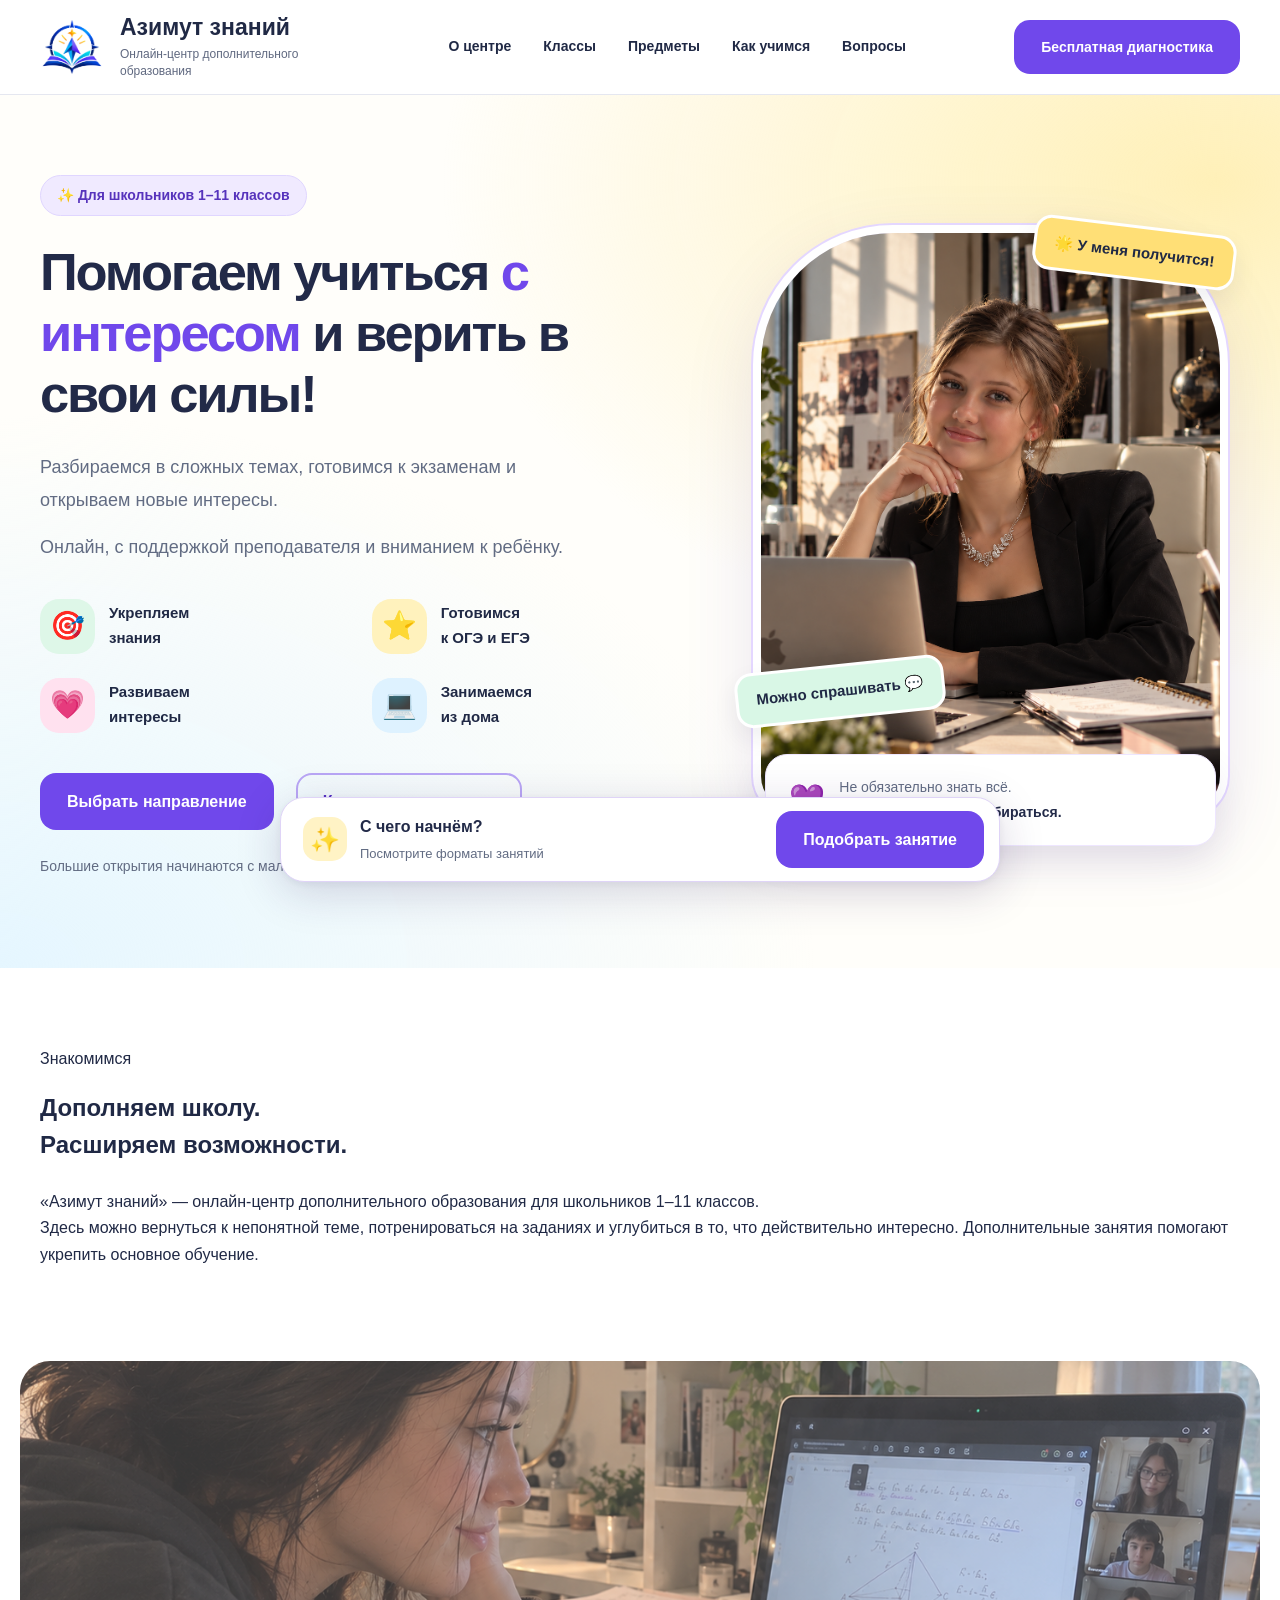
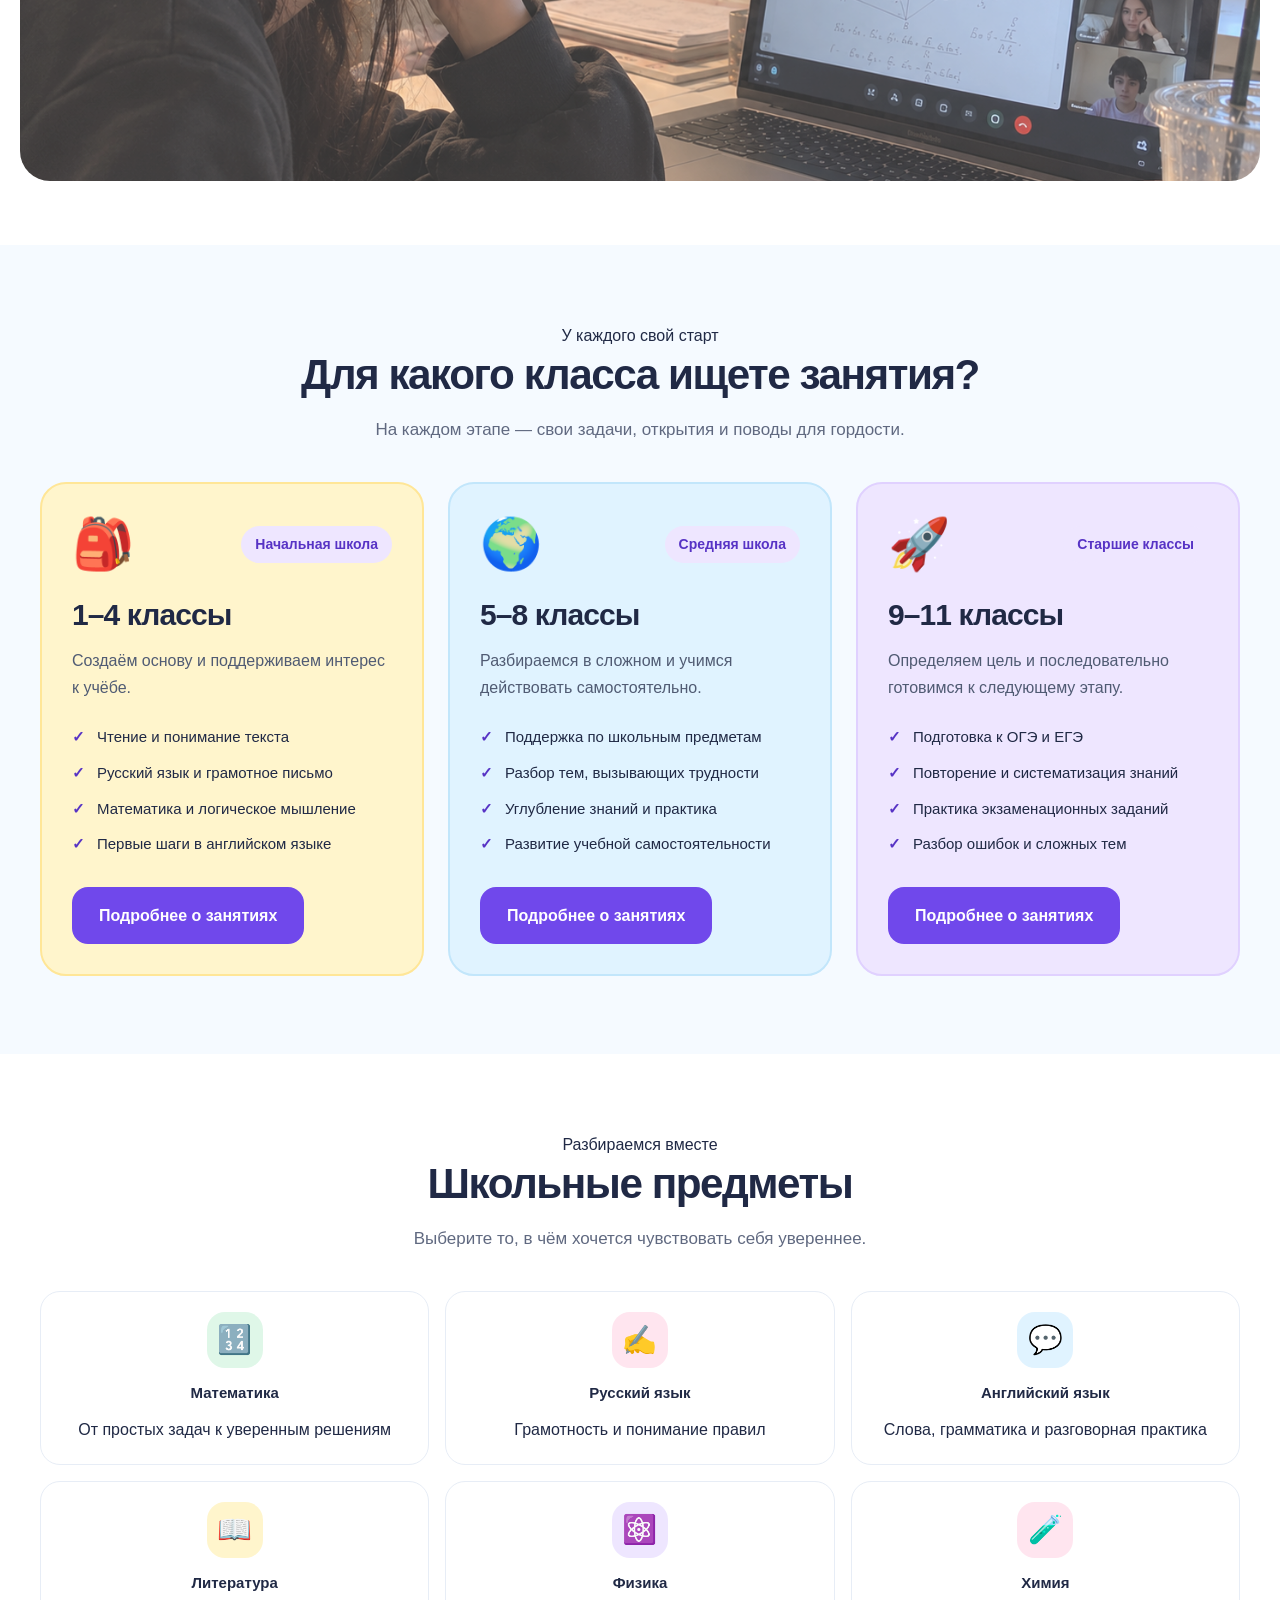
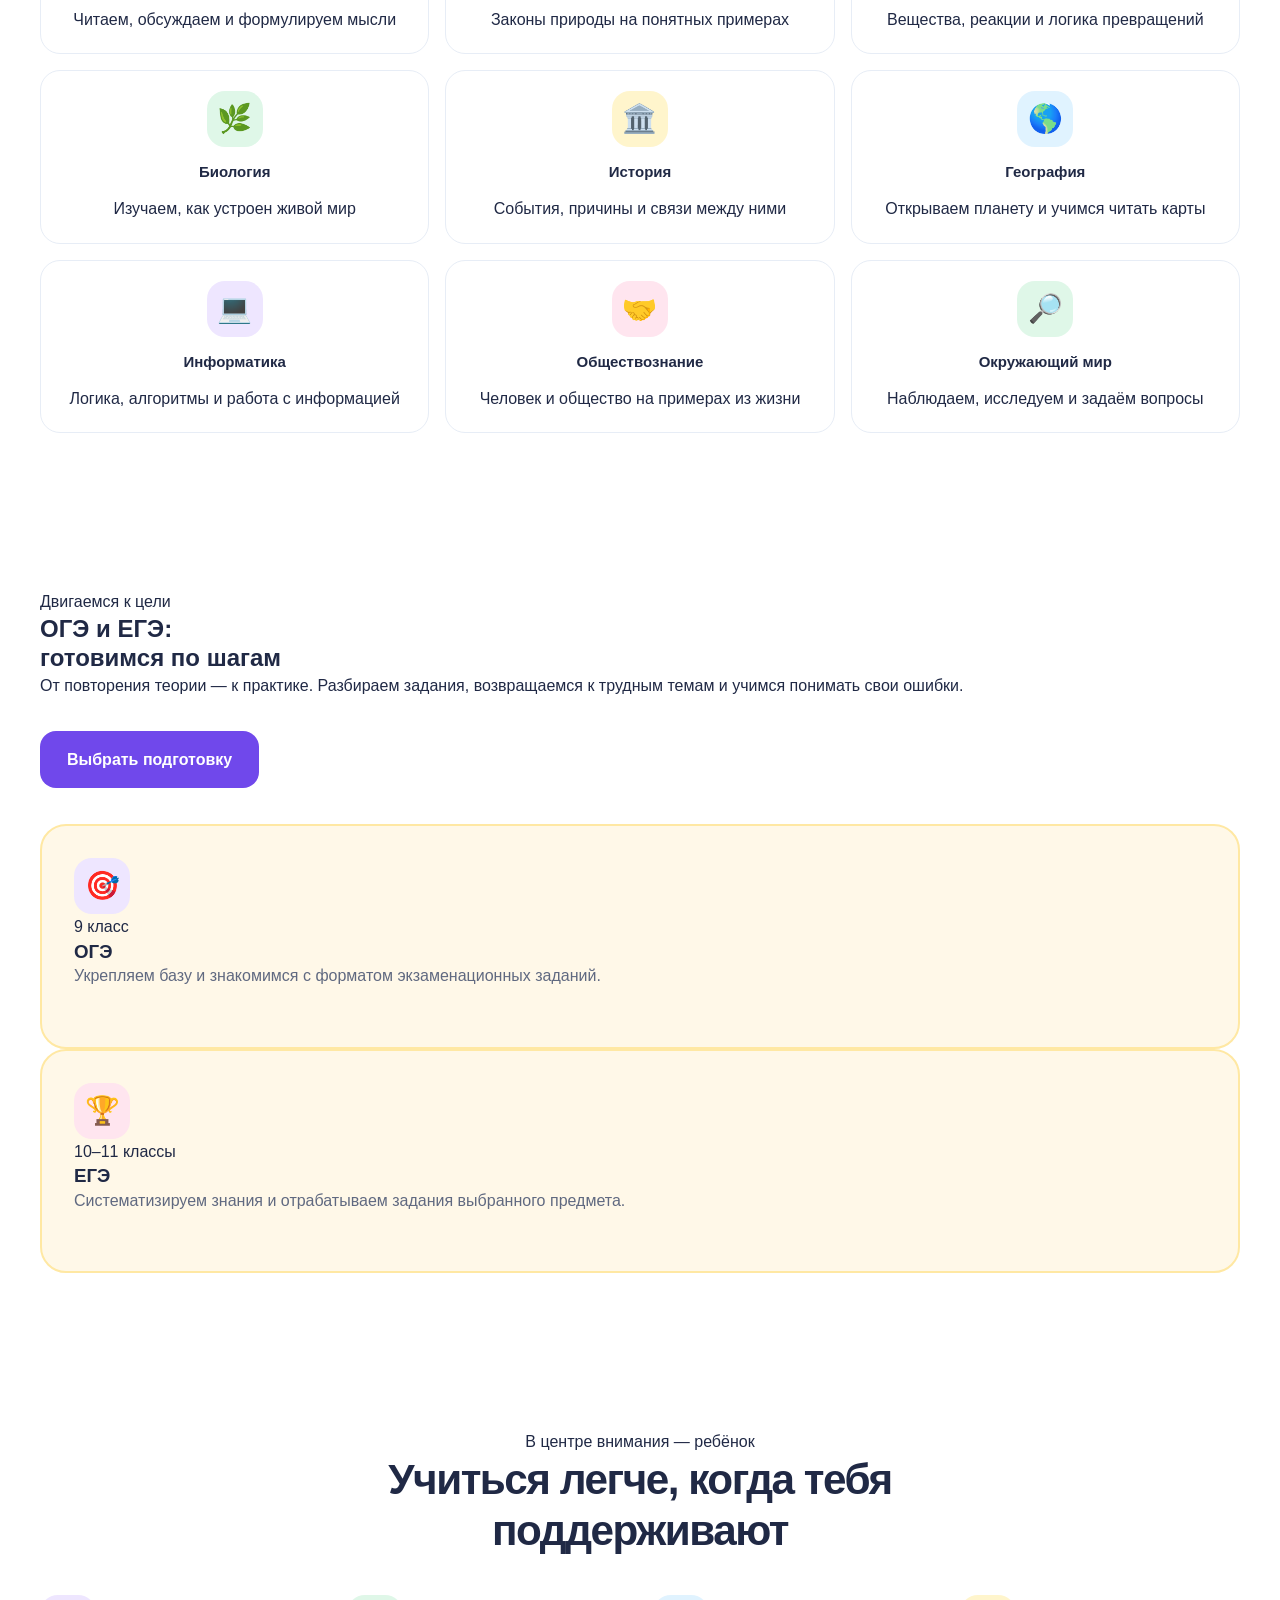
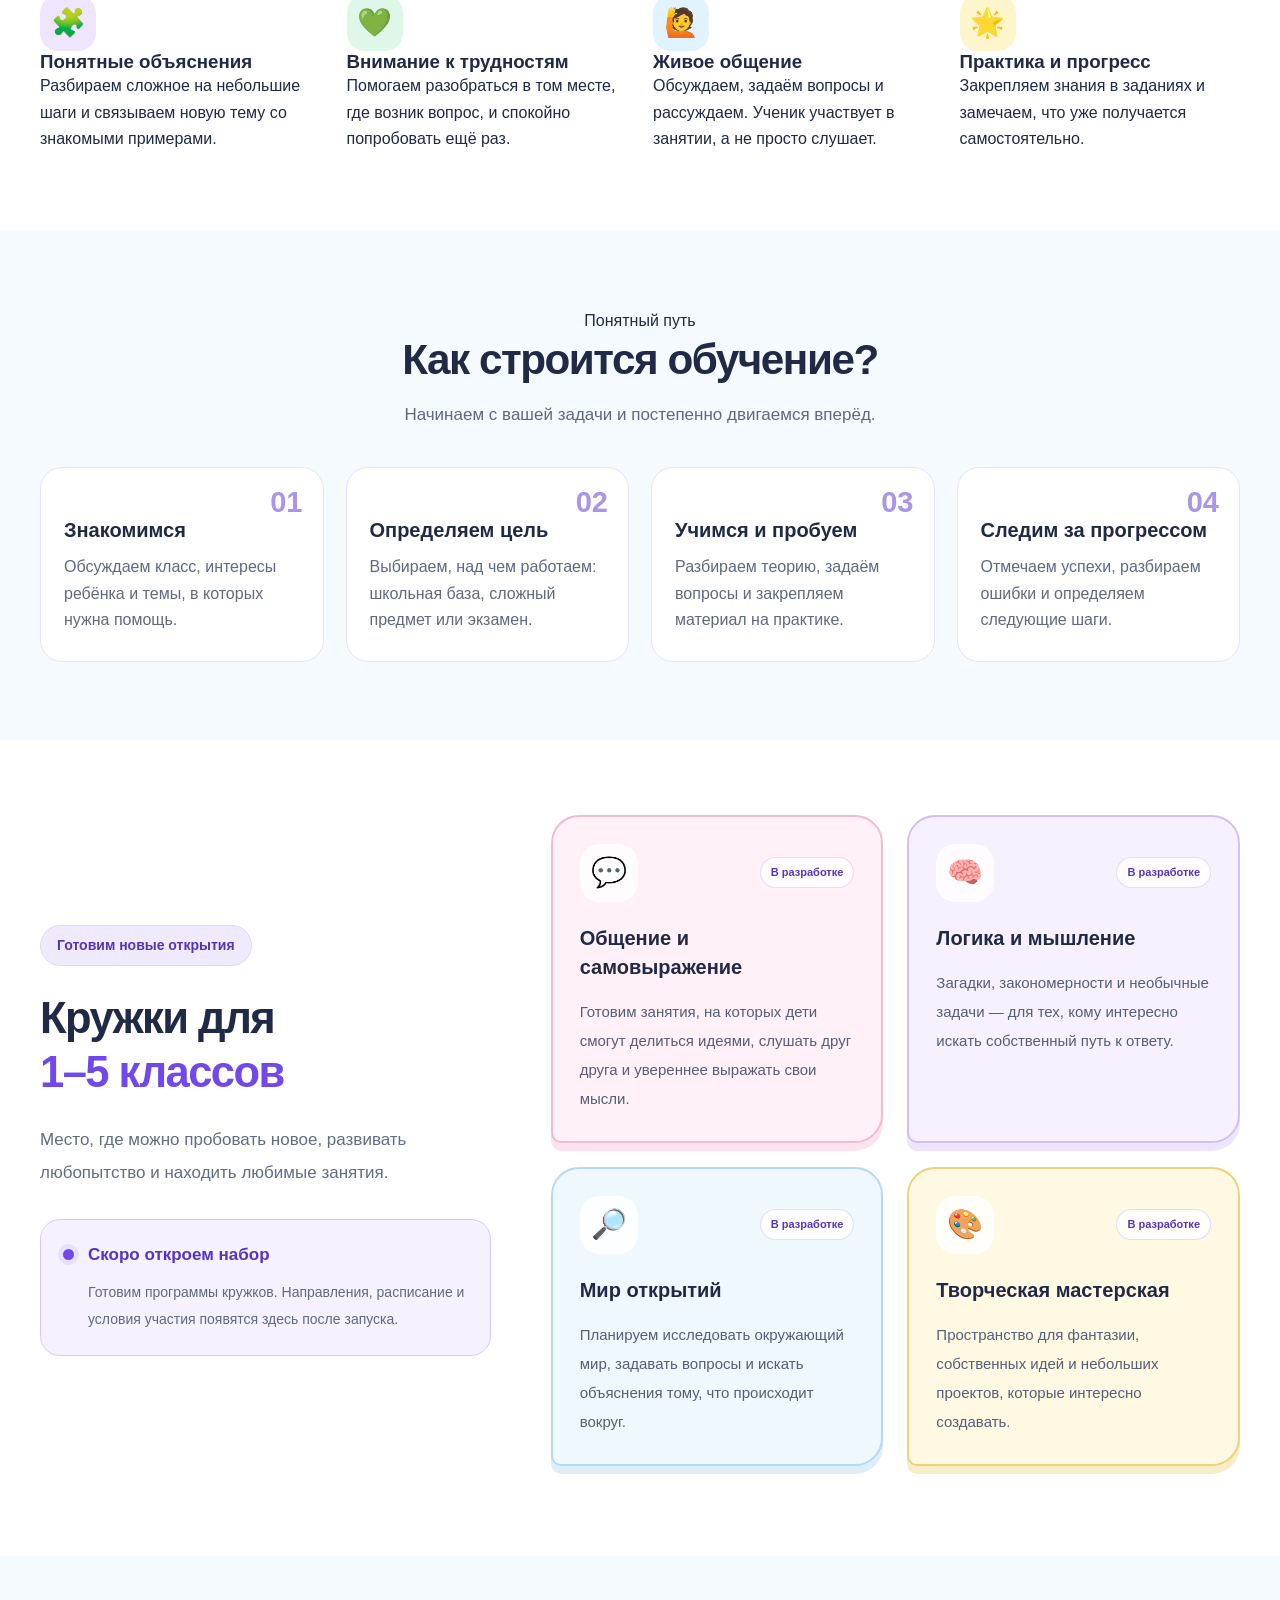
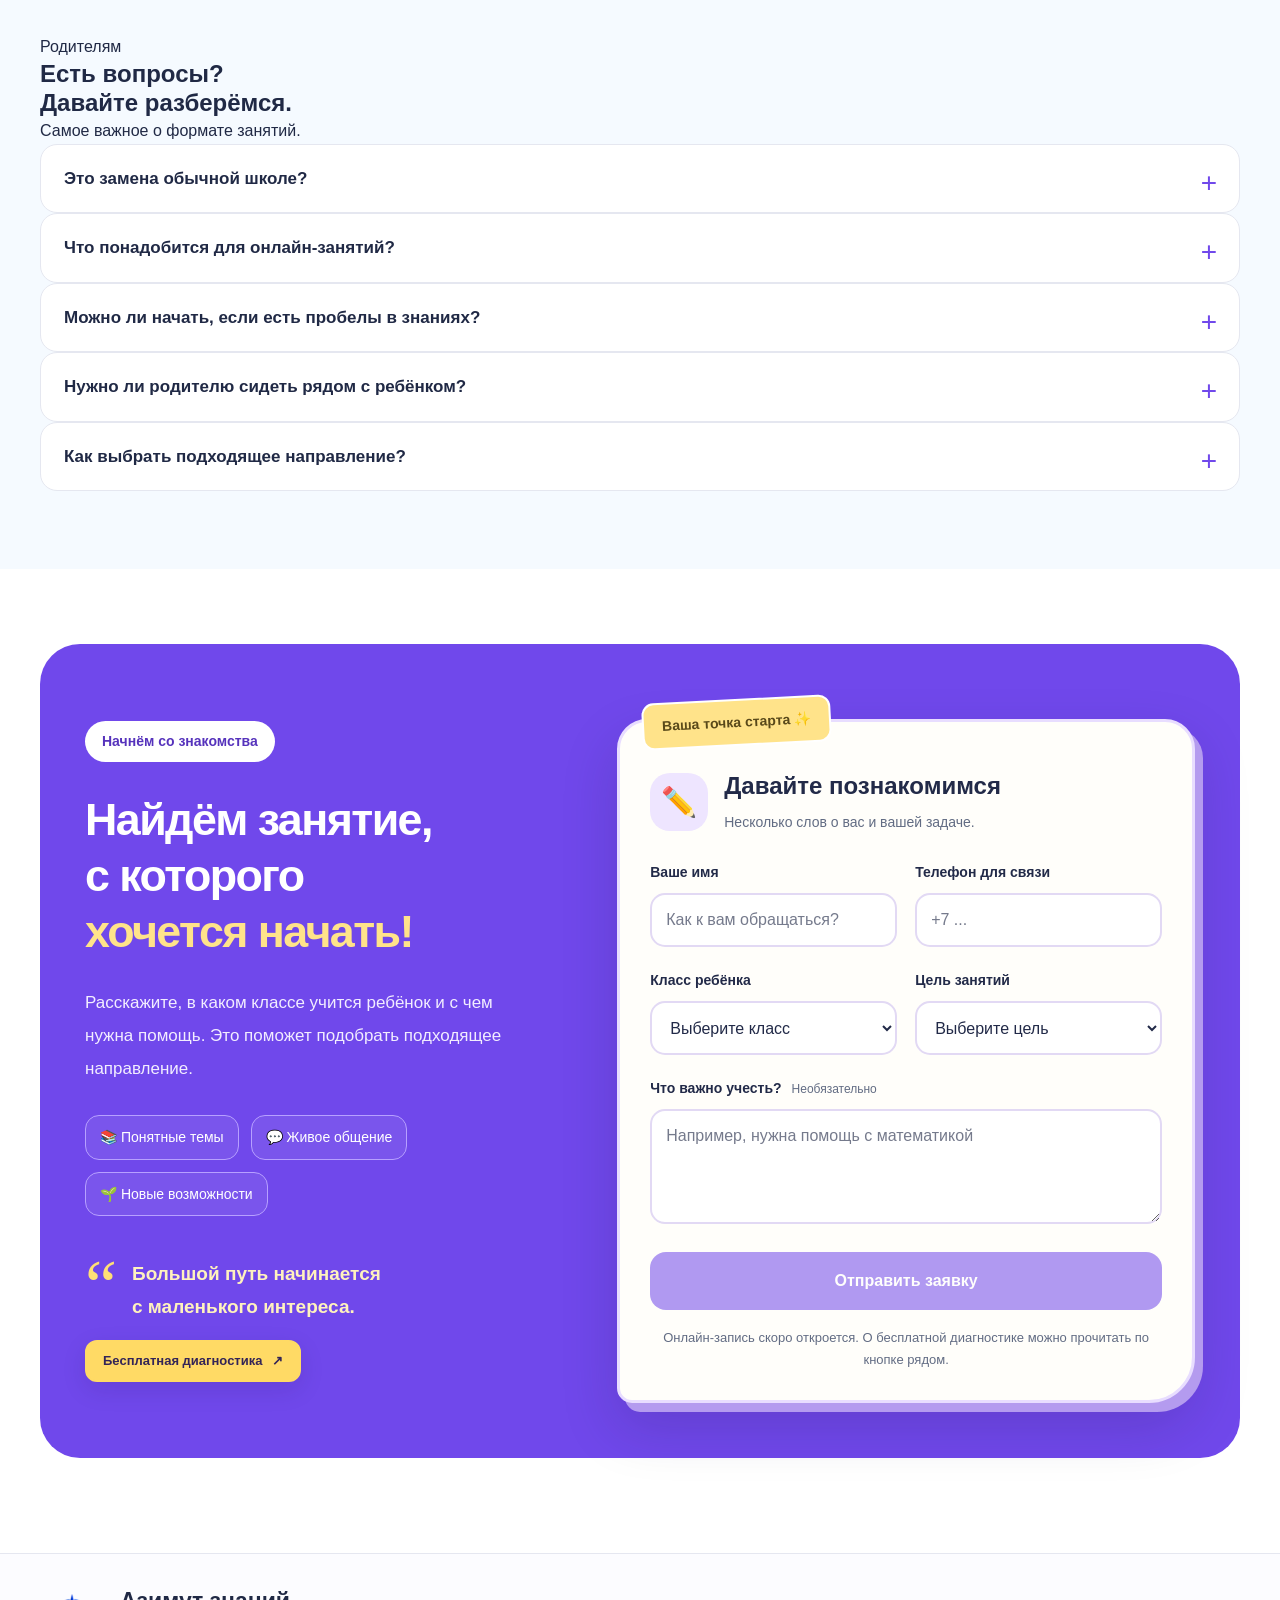
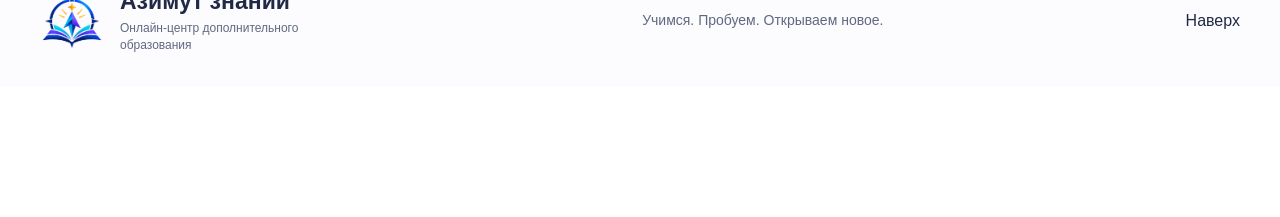
<file: index.html>
<!DOCTYPE html>
<html lang="ru">
<head>
  <meta charset="UTF-8">
  <meta name="viewport" content="width=device-width, initial-scale=1">

  <title>Азимут знаний — онлайн-центр для школьников</title>

  <meta
    name="description"
    content="Дополнительное образование для школьников 1–11 классов: школьные предметы, подготовка к экзаменам и развитие интересов."
  >

  <meta name="theme-color" content="#7047eb">

  <link rel="stylesheet" href="style.css">
</head>

<body>
  <a class="skip-link" href="#main">Перейти к содержимому</a>

  <!-- ШАПКА -->
  <header class="header">
    <div class="container header__inner">
      <a class="logo" href="#home" aria-label="Азимут знаний — главная">
        <img
  class="school-logo-image"
  src="images/logo.png"
  alt=""
  width="64"
  height="64"
>

        <span class="logo__text">
          <strong>Азимут знаний</strong>
          <small>Онлайн-центр дополнительного образования</small>
        </span>
      </a>

      <nav class="nav school-top-nav" aria-label="Основная навигация">
        <a href="#about">О центре</a>
        <a href="#classes">Классы</a>
        <a href="#subjects">Предметы</a>
        <a href="#how">Как учимся</a>
        <a href="#faq">Вопросы</a>
      </nav>

      <a
  class="button button--small"
  href="diagnostic.html"
>
  Бесплатная диагностика
</a>
    </div>
  </header>

  <main id="main">

    <!-- ПЕРВЫЙ ЭКРАН -->
    <section class="school-hero" id="home">
  <div class="container school-hero__layout">

    <div class="school-hero__content">
      <span class="school-label">
        ✨ Для школьников 1–11 классов
      </span>

      <h1>
        Помогаем учиться
        <span>с интересом</span>
        и верить в свои силы!
      </h1>

      <p class="school-hero__description">
        Разбираемся в сложных темах, готовимся к экзаменам
        и открываем новые интересы.
      </p>

      <p class="school-hero__description">
        Онлайн, с поддержкой преподавателя
        и вниманием к ребёнку.
      </p>

      <div class="school-benefits">
        <div class="school-benefit">
          <span class="school-benefit__icon benefit-green"
                aria-hidden="true">🎯</span>
          <span>Укрепляем<br>знания</span>
        </div>

        <div class="school-benefit">
          <span class="school-benefit__icon benefit-yellow"
                aria-hidden="true">⭐</span>
          <span>Готовимся<br>к ОГЭ и ЕГЭ</span>
        </div>

        <div class="school-benefit">
          <span class="school-benefit__icon benefit-pink"
                aria-hidden="true">💗</span>
          <span>Развиваем<br>интересы</span>
        </div>

        <div class="school-benefit">
          <span class="school-benefit__icon benefit-blue"
                aria-hidden="true">💻</span>
          <span>Занимаемся<br>из дома</span>
        </div>
      </div>

      <div class="school-hero__actions">
        <a class="button" href="#classes">
          Выбрать направление
        </a>

        <a class="button button--outline" href="#process">
          Как проходят занятия
        </a>
      </div>

      <p class="school-hero__note">
        Большие открытия начинаются с маленького «я понял!»
      </p>
    </div>

    <div class="school-portrait">
      <div class="school-portrait__frame">

     
      

       
        <img
          class="school-portrait__image"
          src="images/school-hero.jpg"
          alt="Героиня онлайн-центра «Азимут знаний»"
          width="900"
          height="1100"
          fetchpriority="high"
        >
        

      </div>

      <div class="school-portrait__tag portrait-tag--top">
        <span aria-hidden="true">🌟</span>
        У меня получится!
      </div>

      <div class="school-portrait__tag portrait-tag--side">
        Можно спрашивать 💬
      </div>

      <div class="school-portrait__caption">
        <span aria-hidden="true">💜</span>
        <p>
          Не обязательно знать всё.<br>
          <strong>Главное — начать разбираться.</strong>
        </p>
      </div>
    </div>

  </div>
</section>

    <!-- О ЦЕНТРЕ -->
    <section class="section about" id="about">
      <div class="container about__inner">
        <div>
          <span class="section-label">Знакомимся</span>
          <h2 class="about-title-space">
  Дополняем школу.<br>
  Расширяем возможности.
</h2>
          
        </div>

        <div class="about__text">
          <p>
            «Азимут знаний» — онлайн-центр дополнительного образования
            для школьников 1–11 классов.
          </p>

          <p>
            Здесь можно вернуться к непонятной теме, потренироваться
            на заданиях и углубиться в то, что действительно интересно.
            Дополнительные занятия помогают укрепить основное обучение.
          </p>
        </div>
      </div>
    </section>
<!-- КАРТИНКА МЕЖДУ БЛОКАМИ -->

<div class="school-between">
  <div class="container">

    <div class="school-between__frame">

      <img
  class="school-between__image"
  src="images/school-between.png"
  alt="Онлайн-занятие с преподавателем"
  loading="eager"
  onload="this.parentElement.classList.add('has-image')"
  onerror="this.parentElement.classList.remove('has-image')"
>

      <div class="school-between__placeholder">
        <span aria-hidden="true">✦</span>
        <p>Здесь будет ваша картинка</p>
      </div>

    </div>

  </div>
</div>
    <!-- КЛАССЫ -->
    <section class="section section--soft" id="classes">
      <div class="container">
        <div class="section-heading">
          <span class="section-label">У каждого свой старт</span>
          <h2>Для какого класса ищете занятия?</h2>
          <p>На каждом этапе — свои задачи, открытия и поводы для гордости.</p>
        </div>

        <div class="class-grid">
          <article class="class-card class-card--yellow">
            <div class="class-card__top">
              <span class="class-card__emoji" aria-hidden="true">🎒</span>
              <span class="badge">Начальная школа</span>
            </div>

            <h3>1–4 классы</h3>
            <p>Создаём основу и поддерживаем интерес к учёбе.</p>

            <ul class="check-list">
              <li>Чтение и понимание текста</li>
              <li>Русский язык и грамотное письмо</li>
              <li>Математика и логическое мышление</li>
              <li>Первые шаги в английском языке</li>
            </ul>

            <a class="button" href="school-primary.html">
  Подробнее о занятиях
</a>
          </article>

          <article class="class-card class-card--blue">
            <div class="class-card__top">
              <span class="class-card__emoji" aria-hidden="true">🌍</span>
              <span class="badge">Средняя школа</span>
            </div>

            <h3>5–8 классы</h3>
            <p>Разбираемся в сложном и учимся действовать самостоятельно.</p>

            <ul class="check-list">
              <li>Поддержка по школьным предметам</li>
              <li>Разбор тем, вызывающих трудности</li>
              <li>Углубление знаний и практика</li>
              <li>Развитие учебной самостоятельности</li>
            </ul>

            <a class="button" href="school-middle.html">
  Подробнее о занятиях
</a>
          </article>

          <article class="class-card class-card--purple">
            <div class="class-card__top">
              <span class="class-card__emoji" aria-hidden="true">🚀</span>
              <span class="badge">Старшие классы</span>
            </div>

            <h3>9–11 классы</h3>
            <p>Определяем цель и последовательно готовимся к следующему этапу.</p>

            <ul class="check-list">
              <li>Подготовка к ОГЭ и ЕГЭ</li>
              <li>Повторение и систематизация знаний</li>
              <li>Практика экзаменационных заданий</li>
              <li>Разбор ошибок и сложных тем</li>
            </ul>

            <a class="button" href="school-senior.html">
  Подробнее о занятиях
</a>
          </article>
        </div>
      </div>

    </section>

    <!-- ПРЕДМЕТЫ -->
    <section class="section" id="subjects">
      <div class="container">
        <div class="section-heading">
          <span class="section-label">Разбираемся вместе</span>
          <h2>Школьные предметы</h2>
          <p>Выберите то, в чём хочется чувствовать себя увереннее.</p>
        </div>

        <div class="subject-grid">
          <a class="subject-card" href="math.html">
            <span class="icon icon--green" aria-hidden="true">🔢</span>
            <h3>Математика</h3>
            <p>От простых задач к уверенным решениям</p>
          </a>

          <a class="subject-card" href="russian.html">
            <span class="icon icon--pink" aria-hidden="true">✍️</span>
            <h3>Русский язык</h3>
            <p>Грамотность и понимание правил</p>
          </a>

          <a class="subject-card" href="english.html">
            <span class="icon icon--blue" aria-hidden="true">💬</span>
            <h3>Английский язык</h3>
            <p>Слова, грамматика и разговорная практика</p>
          </a>

          <a class="subject-card" href="literature.html">
            <span class="icon icon--yellow" aria-hidden="true">📖</span>
            <h3>Литература</h3>
            <p>Читаем, обсуждаем и формулируем мысли</p>
          </a>

          <a class="subject-card" href="physics.html">
            <span class="icon icon--purple" aria-hidden="true">⚛️</span>
            <h3>Физика</h3>
            <p>Законы природы на понятных примерах</p>
          </a>

          <a class="subject-card" href="chemistry.html">
            <span class="icon icon--pink" aria-hidden="true">🧪</span>
            <h3>Химия</h3>
            <p>Вещества, реакции и логика превращений</p>
          </a>

          <a class="subject-card" href="biology.html">
            <span class="icon icon--green" aria-hidden="true">🌿</span>
            <h3>Биология</h3>
            <p>Изучаем, как устроен живой мир</p>
          </a>

          <a class="subject-card" href="history.html">
            <span class="icon icon--yellow" aria-hidden="true">🏛️</span>
            <h3>История</h3>
            <p>События, причины и связи между ними</p>
          </a>

          <a class="subject-card" href="geography.html">
            <span class="icon icon--blue" aria-hidden="true">🌎</span>
            <h3>География</h3>
            <p>Открываем планету и учимся читать карты</p>
          </a>

          <a class="subject-card" href="informatics.html">
            <span class="icon icon--purple" aria-hidden="true">💻</span>
            <h3>Информатика</h3>
            <p>Логика, алгоритмы и работа с информацией</p>
          </a>

          <a class="subject-card" href="social.html">
            <span class="icon icon--pink" aria-hidden="true">🤝</span>
            <h3>Обществознание</h3>
            <p>Человек и общество на примерах из жизни</p>
          </a>

          <a class="subject-card" href="nature.html">
            <span class="icon icon--green" aria-hidden="true">🔎</span>
            <h3>Окружающий мир</h3>
            <p>Наблюдаем, исследуем и задаём вопросы</p>
          </a>
        </div>
      </div>
    </section>

    <!-- ЭКЗАМЕНЫ -->
    <section class="section exams" id="exams">
      <div class="container exams__inner">
        <div class="exams__content">
          <span class="section-label">Двигаемся к цели</span>
          <h2>ОГЭ и ЕГЭ:<br>готовимся по шагам</h2>

          <p>
            От повторения теории — к практике. Разбираем задания,
            возвращаемся к трудным темам и учимся понимать свои ошибки.
          </p>

          <a class="button exam-button-space" href="#application">
            Выбрать подготовку
            
          </a>
        </div>

        <div class="exam-grid">
          <article class="exam-card">
            <span class="icon icon--purple" aria-hidden="true">🎯</span>
            <span class="exam-card__class">9 класс</span>
            <h3>ОГЭ</h3>
            <p>
              Укрепляем базу и знакомимся с форматом
              экзаменационных заданий.
            </p>
          </article>

          <article class="exam-card">
            <span class="icon icon--pink" aria-hidden="true">🏆</span>
            <span class="exam-card__class">10–11 классы</span>
            <h3>ЕГЭ</h3>
            <p>
              Систематизируем знания и отрабатываем
              задания выбранного предмета.
            </p>
          </article>
        </div>
      </div>
    </section>

    <!-- ПОДХОД -->
    <section class="section">
      <div class="container">
        <div class="section-heading">
          <span class="section-label">В центре внимания — ребёнок</span>
          <h2>Учиться легче, когда тебя поддерживают</h2>
        </div>

        <div class="feature-grid">
          <article class="feature-card">
            <span class="icon icon--purple" aria-hidden="true">🧩</span>
            <h3>Понятные объяснения</h3>
            <p>
              Разбираем сложное на небольшие шаги
              и связываем новую тему со знакомыми примерами.
            </p>
          </article>

          <article class="feature-card">
            <span class="icon icon--green" aria-hidden="true">💚</span>
            <h3>Внимание к трудностям</h3>
            <p>
              Помогаем разобраться в том месте,
              где возник вопрос, и спокойно попробовать ещё раз.
            </p>
          </article>

          <article class="feature-card">
            <span class="icon icon--blue" aria-hidden="true">🙋</span>
            <h3>Живое общение</h3>
            <p>
              Обсуждаем, задаём вопросы и рассуждаем.
              Ученик участвует в занятии, а не просто слушает.
            </p>
          </article>

          <article class="feature-card">
            <span class="icon icon--yellow" aria-hidden="true">🌟</span>
            <h3>Практика и прогресс</h3>
            <p>
              Закрепляем знания в заданиях и замечаем,
              что уже получается самостоятельно.
            </p>
          </article>
        </div>
      </div>
    </section>

    <!-- ЭТАПЫ ОБУЧЕНИЯ -->
    <section class="section section--soft" id="how">
      <div class="container">
        <div class="section-heading">
          <span class="section-label">Понятный путь</span>
          <h2>Как строится обучение?</h2>
          <p>Начинаем с вашей задачи и постепенно двигаемся вперёд.</p>
        </div>

        <ol class="steps">
          <li class="step">
            <span class="step__number">01</span>
            <h3>Знакомимся</h3>
            <p>
              Обсуждаем класс, интересы ребёнка
              и темы, в которых нужна помощь.
            </p>
          </li>

          <li class="step">
            <span class="step__number">02</span>
            <h3>Определяем цель</h3>
            <p>
              Выбираем, над чем работаем:
              школьная база, сложный предмет или экзамен.
            </p>
          </li>

          <li class="step">
            <span class="step__number">03</span>
            <h3>Учимся и пробуем</h3>
            <p>
              Разбираем теорию, задаём вопросы
              и закрепляем материал на практике.
            </p>
          </li>

          <li class="step">
            <span class="step__number">04</span>
            <h3>Следим за прогрессом</h3>
            <p>
              Отмечаем успехи, разбираем ошибки
              и определяем следующие шаги.
            </p>
          </li>
        </ol>
      </div>
    </section>

    <!-- ДОПОЛНИТЕЛЬНЫЕ ИНТЕРЕСЫ -->
    <!-- КРУЖКИ ДЛЯ 1–5 КЛАССОВ -->

<section
  class="school-interests school-clubs"
  id="interests"
>
  <div class="container school-interests__layout">

    <div class="school-interests__intro">

      <span class="school-label">
        Готовим новые открытия
      </span>

      <h2>
        Кружки для<br>
        <span>1–5 классов</span>
      </h2>

      <p>
        Место, где можно пробовать новое,
        развивать любопытство и находить
        любимые занятия.
      </p>

      <div class="school-clubs__announcement">
        <span
          class="school-clubs__dot"
          aria-hidden="true"
        ></span>

        <div>
          <strong>Скоро откроем набор</strong>

          <p>
            Готовим программы кружков.
            Направления, расписание и условия участия
            появятся здесь после запуска.
          </p>
        </div>
      </div>

    </div>

    <div class="school-interest-grid">

      <article class="school-interest interest--pink">

        <div class="school-clubs__card-top">
          <span
            class="school-interest__icon"
            aria-hidden="true"
          >
            💬
          </span>

          <span class="school-clubs__soon">
            В разработке
          </span>
        </div>

        <h3>Общение и самовыражение</h3>

        <p>
          Готовим занятия, на которых дети смогут
          делиться идеями, слушать друг друга
          и увереннее выражать свои мысли.
        </p>

      </article>

      <article class="school-interest interest--purple">

        <div class="school-clubs__card-top">
          <span
            class="school-interest__icon"
            aria-hidden="true"
          >
            🧠
          </span>

          <span class="school-clubs__soon">
            В разработке
          </span>
        </div>

        <h3>Логика и мышление</h3>

        <p>
          Загадки, закономерности и необычные задачи —
          для тех, кому интересно искать
          собственный путь к ответу.
        </p>

      </article>

      <article class="school-interest interest--blue">

        <div class="school-clubs__card-top">
          <span
            class="school-interest__icon"
            aria-hidden="true"
          >
            🔎
          </span>

          <span class="school-clubs__soon">
            В разработке
          </span>
        </div>

        <h3>Мир открытий</h3>

        <p>
          Планируем исследовать окружающий мир,
          задавать вопросы и искать объяснения
          тому, что происходит вокруг.
        </p>

      </article>

      <article class="school-interest interest--yellow">

        <div class="school-clubs__card-top">
          <span
            class="school-interest__icon"
            aria-hidden="true"
          >
            🎨
          </span>

          <span class="school-clubs__soon">
            В разработке
          </span>
        </div>

        <h3>Творческая мастерская</h3>

        <p>
          Пространство для фантазии, собственных
          идей и небольших проектов,
          которые интересно создавать.
        </p>

      </article>

    </div>

  </div>
</section>
  
    
      </article>

    </div>
  </div>
</section>

    <!-- ВОПРОСЫ -->
    <section class="section section--soft" id="faq">
      <div class="container faq">
        <div class="faq__intro">
          <span class="section-label">Родителям</span>
          <h2>Есть вопросы?<br>Давайте разберёмся.</h2>
          <p>Самое важное о формате занятий.</p>
        </div>

        <div class="faq__list">
          <details class="faq-item">
            <summary>Это замена обычной школе?</summary>
            <p>
              Нет. Занятия в центре дополняют основное образование:
              помогают разобраться в предметах, углубить знания
              и подготовиться к экзаменам.
            </p>
          </details>

          <details class="faq-item">
            <summary>Что понадобится для онлайн-занятий?</summary>
            <p>
              Компьютер или планшет, стабильное подключение
              к интернету, камера и микрофон. Также стоит
              подготовить тетрадь, ручку и удобное рабочее место.
            </p>
          </details>

          <details class="faq-item">
            <summary>Можно ли начать, если есть пробелы в знаниях?</summary>
            <p>
              Да, работу можно начать с тем, которые вызывают
              трудности. Сначала важно понять, где возникло
              непонимание, а затем двигаться от простого к сложному.
            </p>
          </details>

          <details class="faq-item">
            <summary>Нужно ли родителю сидеть рядом с ребёнком?</summary>
            <p>
              Младшим школьникам может понадобиться помощь
              с подключением и подготовкой материалов.
              Дальнейшее участие лучше обсудить с преподавателем
              с учётом возраста и самостоятельности ребёнка.
            </p>
          </details>

          <details class="faq-item">
            <summary>Как выбрать подходящее направление?</summary>
            <p>
              Начните с главной задачи: укрепить школьную базу,
              разобраться в конкретном предмете, подготовиться
              к экзамену или развить интерес. Затем учитывайте
              класс и текущий уровень ребёнка.
            </p>
          </details>
        </div>
      </div>
    </section>

    <!-- ЗАЯВКА: ОТПРАВКУ ПОДКЛЮЧИМ В SCRIPT.JS -->
    <section class="school-meeting" id="request">
  <div class="container">
    <div class="school-meeting__layout">

      <div class="school-meeting__intro">
        <span class="school-label school-label--white">
          Начнём со знакомства
        </span>

        <h2>
          Найдём занятие,<br>
          с которого<br>
          <span>хочется начать!</span>
        </h2>

        <p>
          Расскажите, в каком классе учится ребёнок
          и с чем нужна помощь. Это поможет
          подобрать подходящее направление.
        </p>

        <div class="school-meeting__chips">
          <span>📚 Понятные темы</span>
          <span>💬 Живое общение</span>
          <span>🌱 Новые возможности</span>
        </div>

          <div class="school-meeting__quote">
    <span aria-hidden="true">“</span>

    <p>
      Большой путь начинается<br>
      с маленького интереса.
    </p>
  </div>

  <a
    class="button school-diagnostic-button"
    href="diagnostic.html"
  >
    Бесплатная диагностика
    <span aria-hidden="true">↗</span>
  </a>

</div>
<!-- Здесь заканчивается левая колонка -->
      

      <div class="school-application">
        <div class="school-application__tab">
          Ваша точка старта ✨
        </div>

        <form
  class="school-application__form"
  id="request-form"
  action="diagnostic.html"
  method="post"
>
          <div class="school-application__heading">
            <span class="school-application__icon"
                  aria-hidden="true">✏️</span>

            <div>
              <h3>Давайте познакомимся</h3>
              <p>Несколько слов о вас и вашей задаче.</p>
            </div>
          </div>

          <div class="school-form-grid">
            <div class="school-field">
              <label for="parent-name">Ваше имя</label>
              <input
                id="parent-name"
                name="parentName"
                type="text"
                autocomplete="name"
                placeholder="Как к вам обращаться?"
                required
              >
            </div>

            <div class="school-field">
              <label for="phone">Телефон для связи</label>
              <input
                id="phone"
                name="phone"
                type="tel"
                autocomplete="tel"
                placeholder="+7 ..."
                required
              >
            </div>

            <div class="school-field">
              <label for="student-grade">Класс ребёнка</label>

              <select id="student-grade" name="grade" required>
                <option value="" disabled selected>
                  Выберите класс
                </option>
                <option value="1">1 класс</option>
                <option value="2">2 класс</option>
                <option value="3">3 класс</option>
                <option value="4">4 класс</option>
                <option value="5">5 класс</option>
                <option value="6">6 класс</option>
                <option value="7">7 класс</option>
                <option value="8">8 класс</option>
                <option value="9">9 класс</option>
                <option value="10">10 класс</option>
                <option value="11">11 класс</option>
              </select>
            </div>

            <div class="school-field">
              <label for="learning-purpose">Цель занятий</label>

              <select
                id="learning-purpose"
                name="purpose"
                required
              >
                <option value="" disabled selected>
                  Выберите цель
                </option>
                <option value="school">
                  Разобраться в предмете
                </option>
                <option value="oge">Подготовиться к ОГЭ</option>
                <option value="ege">Подготовиться к ЕГЭ</option>
                <option value="interests">
                  Развить интересы
                </option>
                <option value="help">
                  Нужна помощь с выбором
                </option>
              </select>
            </div>

            <div class="school-field school-field--wide">
              <label for="learning-goal">
                Что важно учесть?
                <span>Необязательно</span>
              </label>

              <textarea
                id="learning-goal"
                name="goal"
                rows="3"
                placeholder="Например, нужна помощь с математикой"
              ></textarea>
            </div>
          </div>

          <button
  class="button school-application__submit"
  type="submit"
  disabled
  aria-describedby="form-status"
>
  Отправить заявку
</button>

          <p
            class="school-application__notice"
            id="form-status"
            role="status"
          >
            Приём заявок пока недоступен.
            Данные из формы не отправляются.
          </p>
        </form>
      </div>

    </div>
  </div>
</section>
  </main>

  <!-- ПОДВАЛ -->
  <footer class="footer">
    <div class="container footer__inner">
      <a class="logo" href="#home">
        <img
  class="school-logo-image"
  src="images/logo.png"
  alt=""
  width="64"
  height="64"
>
        <span class="logo__text">
          <strong>Азимут знаний</strong>
          <small>Онлайн-центр дополнительного образования</small>
        </span>
      </a>

      <p>Учимся. Пробуем. Открываем новое.</p>

      <a class="footer__link" href="#home">Наверх</a>
    </div>
  </footer>

  <!-- Подключим после создания файла:
  <script src="script.js" defer></script>
  -->
  <aside class="school-dock" aria-label="Подбор занятий">
  <div class="school-dock__text">
    <span class="school-dock__icon" aria-hidden="true">✨</span>

    <div>
      <strong>С чего начнём?</strong>
      <span>Посмотрите форматы занятий</span>
    </div>
  </div>

  <a class="button school-dock__button" href="tariffs.html">
    Подобрать занятие
  </a>
</aside>
<script src="application.js" defer></script>
</body>
</html>
</file>
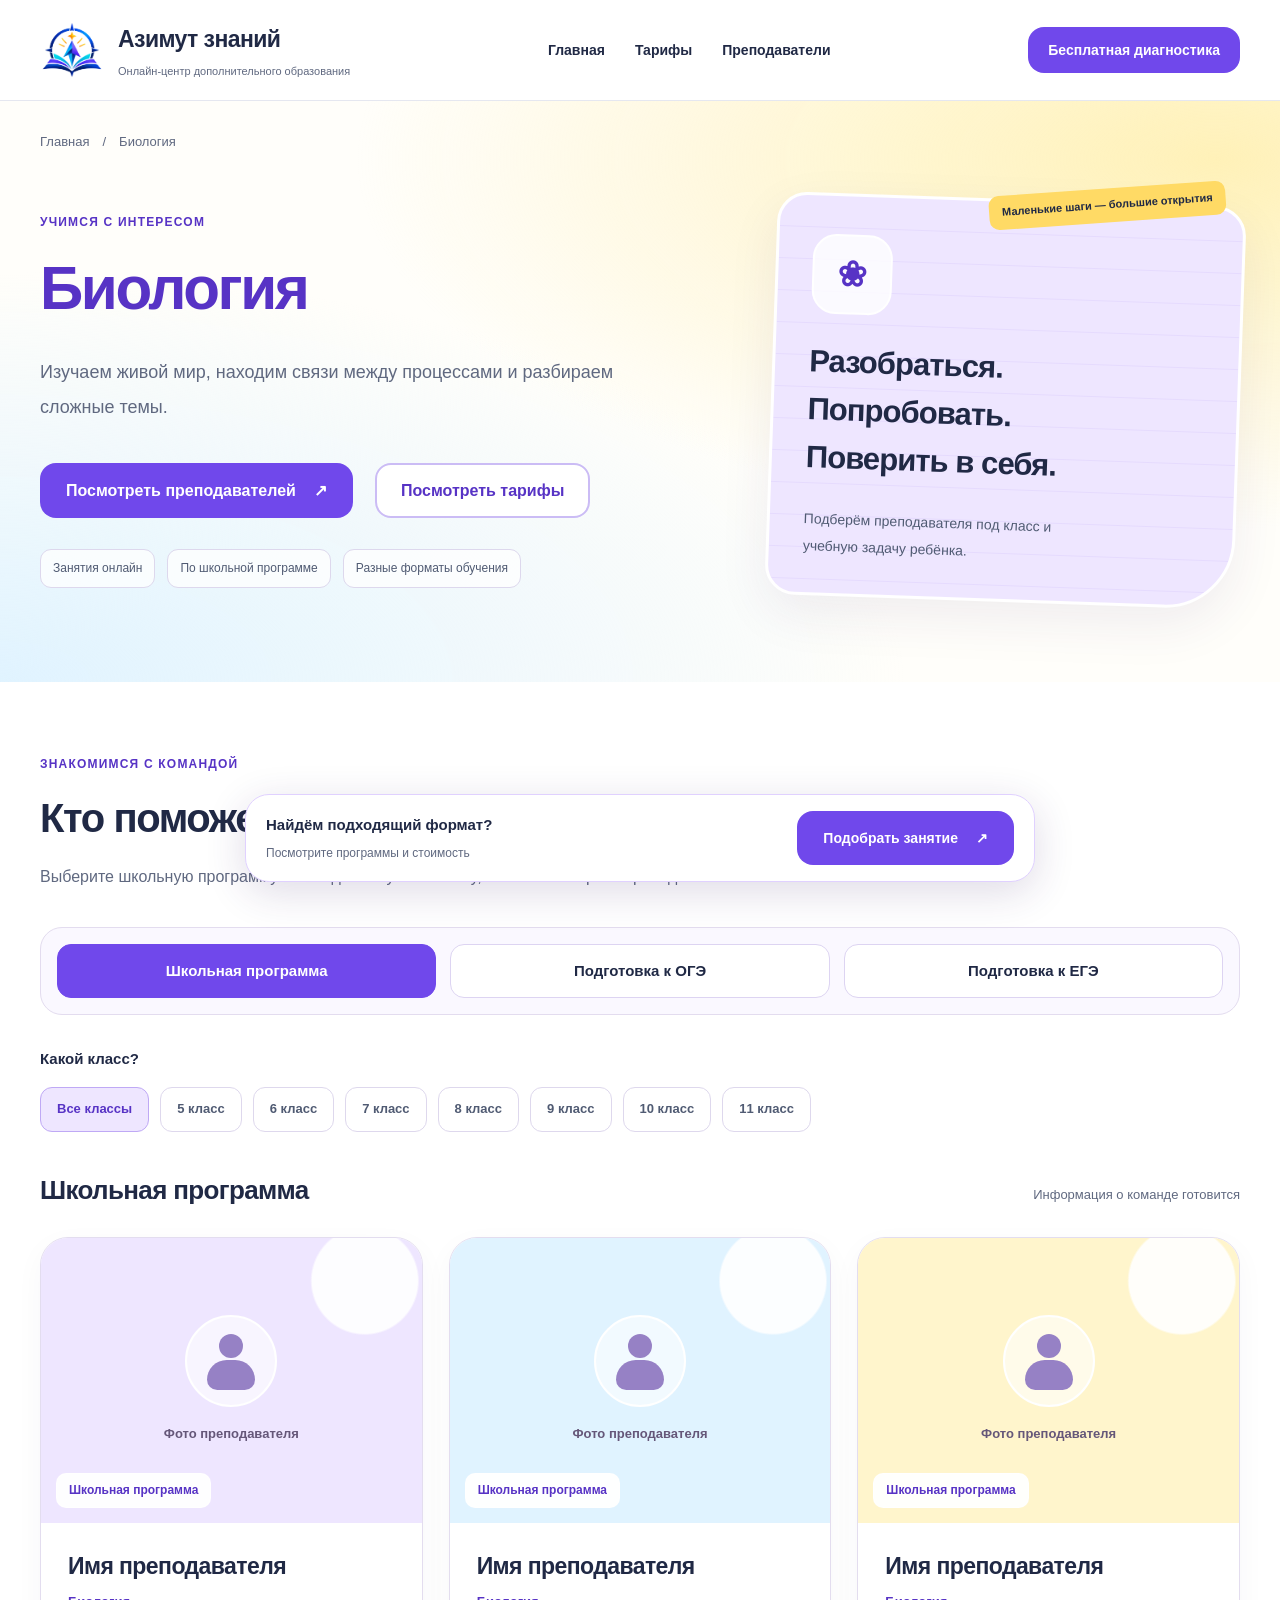
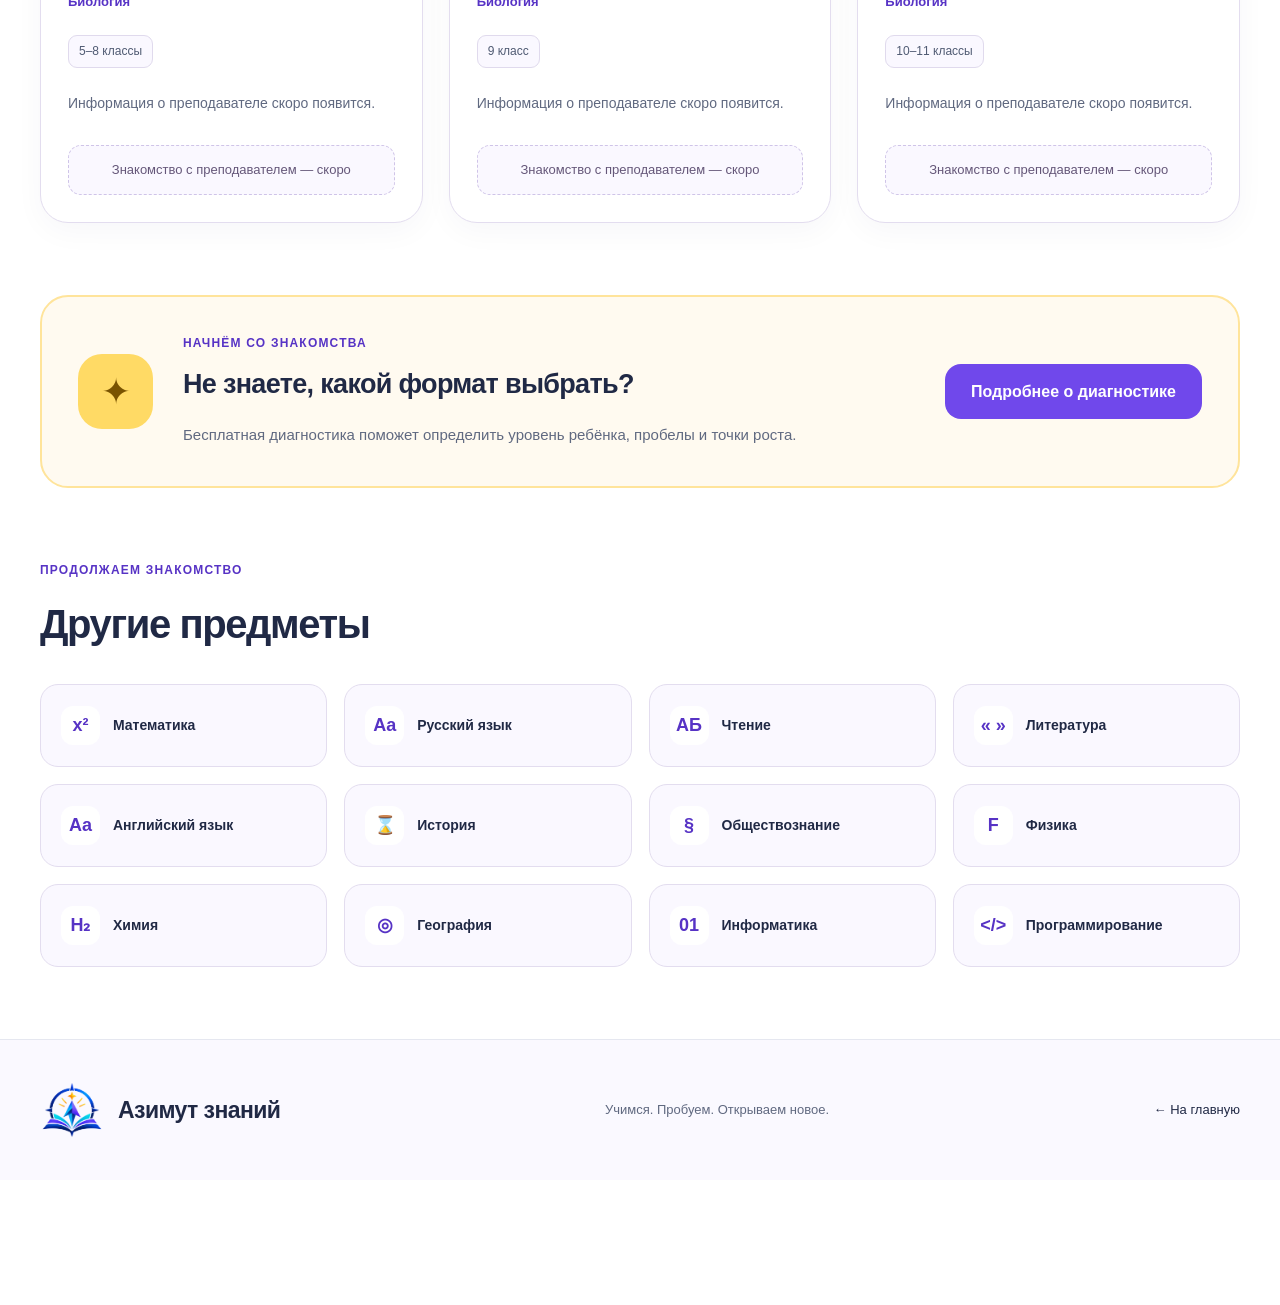
<file: biology.html>
<!DOCTYPE html>
<html lang="ru">
<head>
  <meta charset="UTF-8">

  <meta
    name="viewport"
    content="width=device-width, initial-scale=1"
  >

  <title>Предмет — Азимут знаний</title>

  <meta
    name="description"
    content="Преподаватели онлайн-центра «Азимут знаний». Школьная программа и подготовка к экзаменам."
  >

  <meta name="theme-color" content="#7048eb">

  <!-- Используем оформление, которое уже создали для тарифов -->
  <link rel="stylesheet" href="tariffs.css">

  <!-- Дополнительное оформление предметных страниц -->
  <link rel="stylesheet" href="subject.css">

  <script src="subject.js" defer></script>
</head>

<body class="subject-page">

  <a class="skip-link" href="#main">
    Перейти к содержимому
  </a>

  <!-- ШАПКА -->

  <header class="site-header">
    <div class="container header-inner">

      <a
        class="logo"
        href="index.html"
        aria-label="Азимут знаний — на главную"
      >
        <img
          src="images/logo.png"
          alt=""
          width="64"
          height="64"
        >

        <span class="logo-text">
          <strong>Азимут знаний</strong>

          <small>
            Онлайн-центр дополнительного образования
          </small>
        </span>
      </a>

      <nav class="main-nav" aria-label="Основная навигация">
        <a href="index.html">Главная</a>
        <a href="tariffs.html">Тарифы</a>
        <a href="#teachers">Преподаватели</a>
      </nav>

      <a
        class="button button-small header-button"
        href="tariffs.html#diagnostic"
      >
        Бесплатная диагностика
      </a>

    </div>
  </header>

  <main id="main">

    <!-- ПЕРВЫЙ ЭКРАН -->

    <section class="subject-hero">
      <div class="container">

        <nav class="breadcrumbs" aria-label="Хлебные крошки">
          <a href="index.html">Главная</a>
          <span aria-hidden="true">/</span>
          <span id="breadcrumb-subject">Предмет</span>
        </nav>

        <div class="subject-hero-grid">

          <div>
            <span class="eyebrow">
              Учимся с интересом
            </span>

            <h1 id="subject-title">Предмет</h1>

            <p
              class="subject-description"
              id="subject-description"
            ></p>

            <div class="subject-actions">
              <a class="button" href="#teachers">
                Посмотреть преподавателей
                <span aria-hidden="true">↗</span>
              </a>

              <a
                class="button button-outline"
                href="tariffs.html"
              >
                Посмотреть тарифы
              </a>
            </div>

            <div class="subject-tags">
              <span>Занятия онлайн</span>
              <span>По школьной программе</span>
              <span>Разные форматы обучения</span>
            </div>
          </div>

          <aside class="subject-notebook">
            <span class="notebook-sticker">
              Маленькие шаги — большие открытия
            </span>

            <div
              class="subject-symbol"
              id="subject-symbol"
              aria-hidden="true"
            >
              ✦
            </div>

            <h2>
              Разобраться.
              <br>
              Попробовать.
              <br>
              Поверить в себя.
            </h2>

            <p>
              Подберём преподавателя под класс
              и учебную задачу ребёнка.
            </p>
          </aside>

        </div>
      </div>
    </section>

    <!-- ПРЕПОДАВАТЕЛИ -->

    <section
      class="container section"
      id="teachers"
      aria-labelledby="teachers-title"
    >
      <div class="section-heading">
        <span class="eyebrow">
          Знакомимся с командой
        </span>

        <h2 id="teachers-title">
          Кто поможет разобраться в предмете?
        </h2>

        <p>
          Выберите школьную программу или подготовку
          к экзамену, затем посмотрите преподавателей.
        </p>
      </div>

      <div
        class="teacher-modes"
        id="teacher-modes"
        role="group"
        aria-label="Направление занятий"
      ></div>

      <div class="class-filter-block" id="class-filter-block">
        <p class="filter-label">
          Какой класс?
        </p>

        <div
          class="teacher-classes"
          id="teacher-classes"
          role="group"
          aria-label="Выбор класса"
        ></div>
      </div>

      <div class="teacher-results-heading">
        <h3 id="teacher-section-title">
          Школьная программа
        </h3>

        <p id="teacher-count" role="status"></p>
      </div>

      <div class="teacher-grid" id="teacher-grid"></div>

      <p class="teachers-empty" id="teachers-empty" hidden>
        Информация о преподавателях этого направления
        скоро появится.
      </p>

      <noscript>
        <p class="notice">
          Для просмотра карточек преподавателей
          включите JavaScript в браузере.
        </p>
      </noscript>
    </section>

    <!-- ПОМОЩЬ С ВЫБОРОМ -->

    <section class="container subject-help">
      <div class="help-icon" aria-hidden="true">
        ✦
      </div>

      <div class="subject-help-content">
        <span class="eyebrow">
          Начнём со знакомства
        </span>

        <h2>Не знаете, какой формат выбрать?</h2>

        <p>
          Бесплатная диагностика поможет определить
          уровень ребёнка, пробелы и точки роста.
        </p>
      </div>

      <a
        class="button"
        href="tariffs.html#diagnostic"
      >
        Подробнее о диагностике
      </a>
    </section>

    <!-- ДРУГИЕ ПРЕДМЕТЫ -->

    <section
      class="container section"
      aria-labelledby="other-subjects-title"
    >
      <div class="section-heading">
        <span class="eyebrow">
          Продолжаем знакомство
        </span>

        <h2 id="other-subjects-title">
          Другие предметы
        </h2>
      </div>

      <nav
        class="other-subjects"
        id="other-subjects"
        aria-label="Другие предметы школы"
      ></nav>
    </section>

  </main>

  <!-- ПОДВАЛ -->

  <footer class="site-footer">
    <div class="container footer-inner">

      <a class="logo subject-footer-logo" href="index.html">
        <img
          src="images/logo.png"
          alt=""
          width="64"
          height="64"
        >

        <span class="logo-text">
          <strong>Азимут знаний</strong>
        </span>
      </a>

      <p>Учимся. Пробуем. Открываем новое.</p>

      <a href="index.html">← На главную</a>

    </div>
  </footer>

  <!-- ЗАКРЕПЛЁННАЯ КНОПКА -->

  <aside class="bottom-dock" aria-label="Выбор занятий">
    <div class="dock-text">
      <strong>Найдём подходящий формат?</strong>
      <span>Посмотрите программы и стоимость</span>
    </div>

    <a class="button" href="tariffs.html">
      Подобрать занятие
      <span aria-hidden="true">↗</span>
    </a>
  </aside>

</body>
</html>
</file>
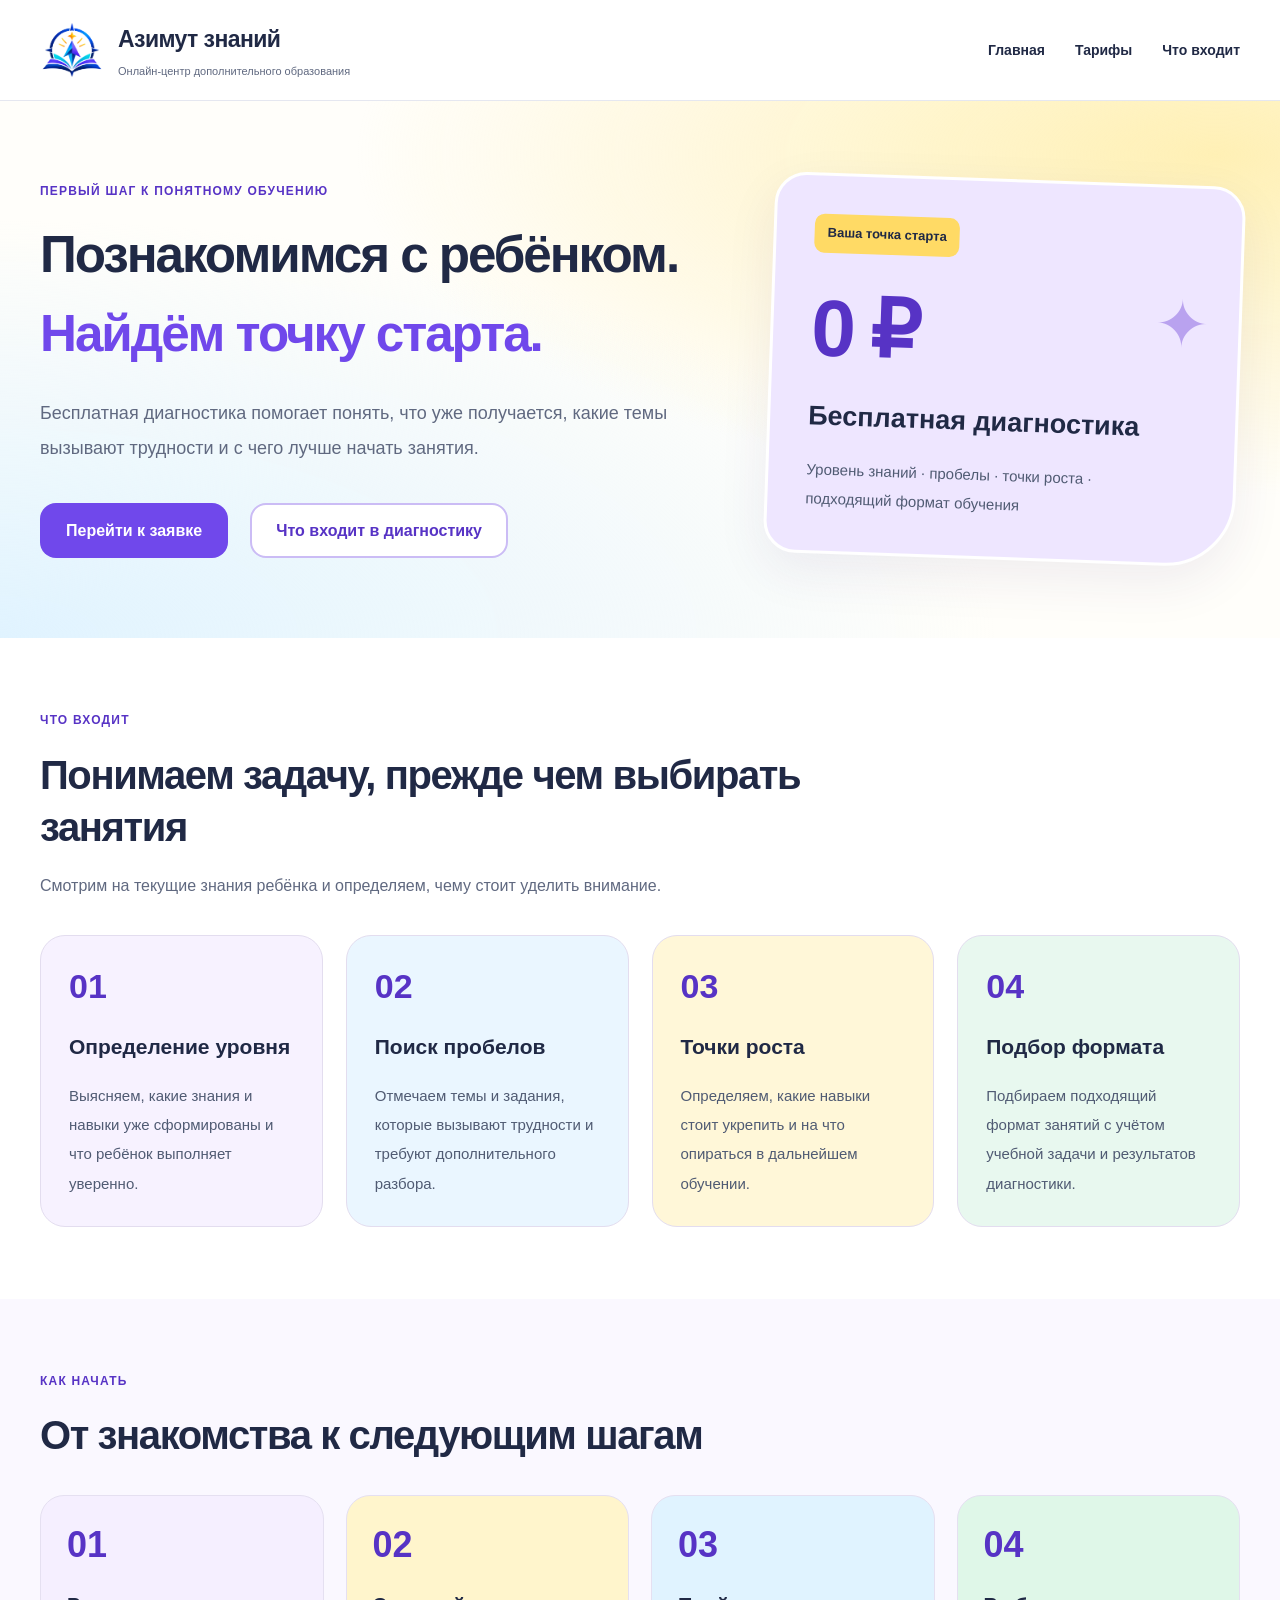
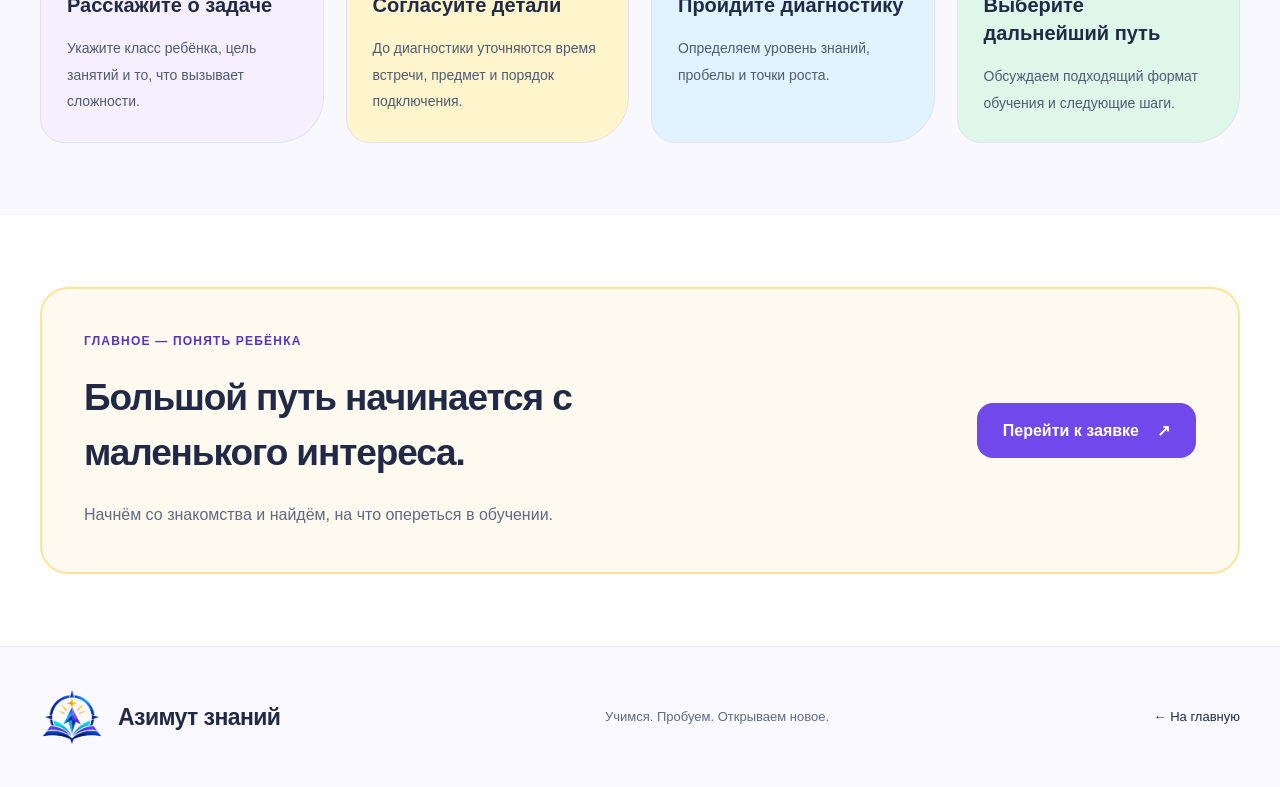
<file: diagnostic.html>
<!DOCTYPE html>
<html lang="ru">
<head>
  <meta charset="UTF-8">

  <meta
    name="viewport"
    content="width=device-width, initial-scale=1"
  >

  <title>
    Бесплатная диагностика — Азимут знаний
  </title>

  <meta
    name="description"
    content="Бесплатная диагностика: определяем уровень ребёнка, пробелы и точки роста, подбираем подходящий формат обучения."
  >

  <meta name="theme-color" content="#7048eb">

  <link rel="stylesheet" href="tariffs.css">
  <link rel="stylesheet" href="diagnostic.css">
</head>

<body class="diagnostic-page">

  <a class="skip-link" href="#main">
    Перейти к содержимому
  </a>

  <header class="site-header">
    <div class="container header-inner">

      <a class="logo" href="index.html">
        <img
          src="images/logo.png"
          alt=""
          width="64"
          height="64"
        >

        <span class="logo-text">
          <strong>Азимут знаний</strong>

          <small>
            Онлайн-центр дополнительного образования
          </small>
        </span>
      </a>

      <nav class="main-nav" aria-label="Основная навигация">
        <a href="index.html">Главная</a>
        <a href="tariffs.html">Тарифы</a>
        <a href="#included">Что входит</a>
      </nav>

    </div>
  </header>

  <main id="main">

    <section class="diagnosis-hero">
      <div class="container diagnosis-hero-grid">

        <div>
          <span class="eyebrow">
            Первый шаг к понятному обучению
          </span>

          <h1>
            Познакомимся с ребёнком.
            <span>Найдём точку старта.</span>
          </h1>

          <p class="diagnosis-lead">
            Бесплатная диагностика помогает понять,
            что уже получается, какие темы вызывают
            трудности и с чего лучше начать занятия.
          </p>

          <div class="diagnosis-actions">
            <a
              class="button"
              href="index.html#application"
            >
              Перейти к заявке
            </a>

            <a
              class="button button-outline"
              href="#included"
            >
              Что входит в диагностику
            </a>
          </div>
        </div>

        <aside class="diagnosis-ticket">
          <span class="diagnosis-ticket-label">
            Ваша точка старта
          </span>

          <strong>0 ₽</strong>

          <h2>Бесплатная диагностика</h2>

          <p>
            Уровень знаний · пробелы · точки роста ·
            подходящий формат обучения
          </p>

          <span class="diagnosis-ticket-star" aria-hidden="true">
            ✦
          </span>
        </aside>

      </div>
    </section>

    <section
      class="container section"
      id="included"
      aria-labelledby="included-title"
    >
      <div class="section-heading">
        <span class="eyebrow">Что входит</span>

        <h2 id="included-title">
          Понимаем задачу, прежде чем выбирать занятия
        </h2>

        <p>
          Смотрим на текущие знания ребёнка
          и определяем, чему стоит уделить внимание.
        </p>
      </div>

      <div class="diagnosis-grid">

        <article class="diagnosis-card">
          <span class="diagnosis-number">01</span>

          <h3>Определение уровня</h3>

          <p>
            Выясняем, какие знания и навыки
            уже сформированы и что ребёнок
            выполняет уверенно.
          </p>
        </article>

        <article class="diagnosis-card">
          <span class="diagnosis-number">02</span>

          <h3>Поиск пробелов</h3>

          <p>
            Отмечаем темы и задания,
            которые вызывают трудности
            и требуют дополнительного разбора.
          </p>
        </article>

        <article class="diagnosis-card">
          <span class="diagnosis-number">03</span>

          <h3>Точки роста</h3>

          <p>
            Определяем, какие навыки стоит
            укрепить и на что опираться
            в дальнейшем обучении.
          </p>
        </article>

        <article class="diagnosis-card">
          <span class="diagnosis-number">04</span>

          <h3>Подбор формата</h3>

          <p>
            Подбираем подходящий формат занятий
            с учётом учебной задачи
            и результатов диагностики.
          </p>
        </article>

      </div>
    </section>

    <section class="diagnosis-soft">
      <div class="container section">

        <div class="section-heading">
          <span class="eyebrow">Как начать</span>

          <h2>От знакомства к следующим шагам</h2>
        </div>

        <ol class="steps">

          <li class="step">
            <span class="step-number">01</span>

            <h3>Расскажите о задаче</h3>

            <p>
              Укажите класс ребёнка,
              цель занятий и то,
              что вызывает сложности.
            </p>
          </li>

          <li class="step">
            <span class="step-number">02</span>

            <h3>Согласуйте детали</h3>

            <p>
              До диагностики уточняются
              время встречи, предмет
              и порядок подключения.
            </p>
          </li>

          <li class="step">
            <span class="step-number">03</span>

            <h3>Пройдите диагностику</h3>

            <p>
              Определяем уровень знаний,
              пробелы и точки роста.
            </p>
          </li>

          <li class="step">
            <span class="step-number">04</span>

            <h3>Выберите дальнейший путь</h3>

            <p>
              Обсуждаем подходящий
              формат обучения
              и следующие шаги.
            </p>
          </li>

        </ol>

      </div>
    </section>

    <section class="container section">

      <div class="diagnosis-result">
        <div>
          <span class="eyebrow">
            Главное — понять ребёнка
          </span>

          <h2>
            Большой путь начинается
            с маленького интереса.
          </h2>

          <p>
            Начнём со знакомства и найдём,
            на что опереться в обучении.
          </p>
        </div>

        <a
          class="button"
          href="index.html#application"
        >
          Перейти к заявке
          <span aria-hidden="true">↗</span>
        </a>
      </div>

    </section>

  </main>

  <footer class="site-footer">
    <div class="container footer-inner">

      <a class="logo" href="index.html">
        <img
          src="images/logo.png"
          alt=""
          width="64"
          height="64"
        >

        <span class="logo-text">
          <strong>Азимут знаний</strong>
        </span>
      </a>

      <p>Учимся. Пробуем. Открываем новое.</p>

      <a href="index.html">← На главную</a>

    </div>
  </footer>

</body>
</html>
</file>
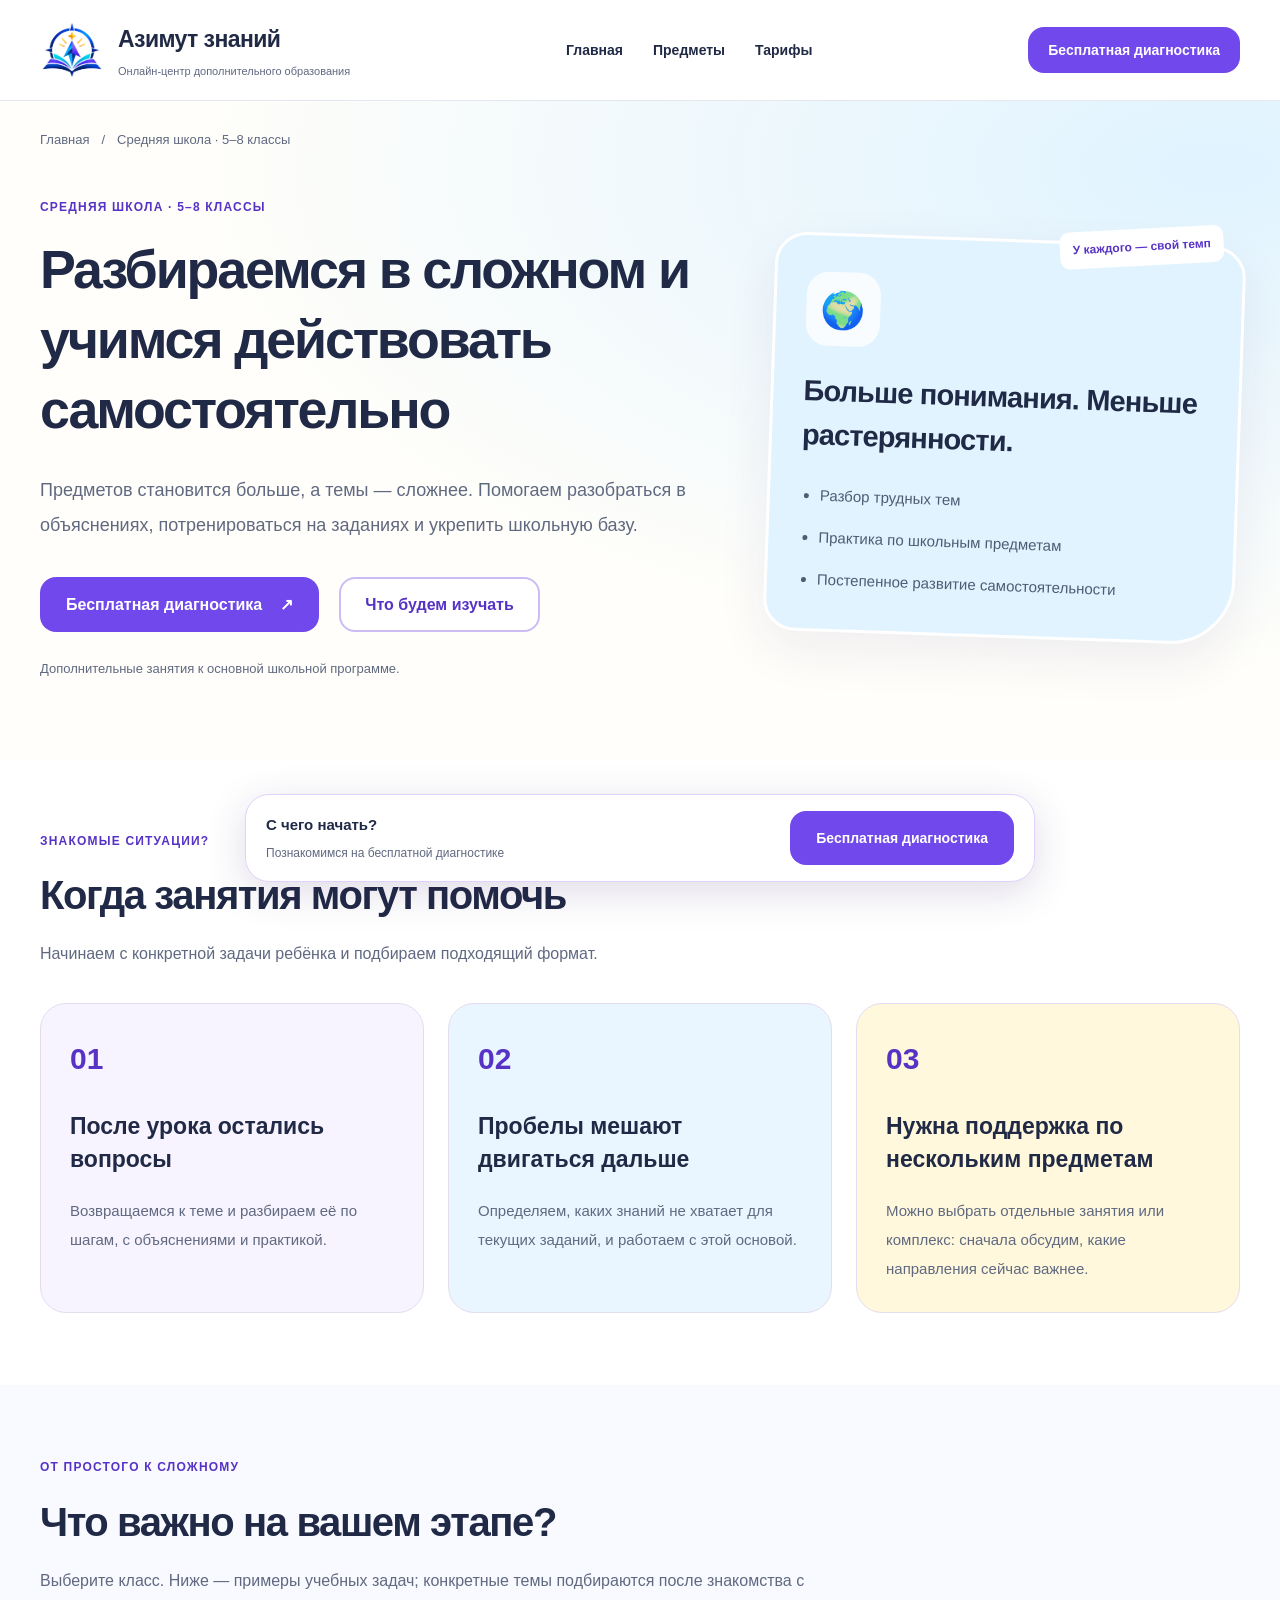
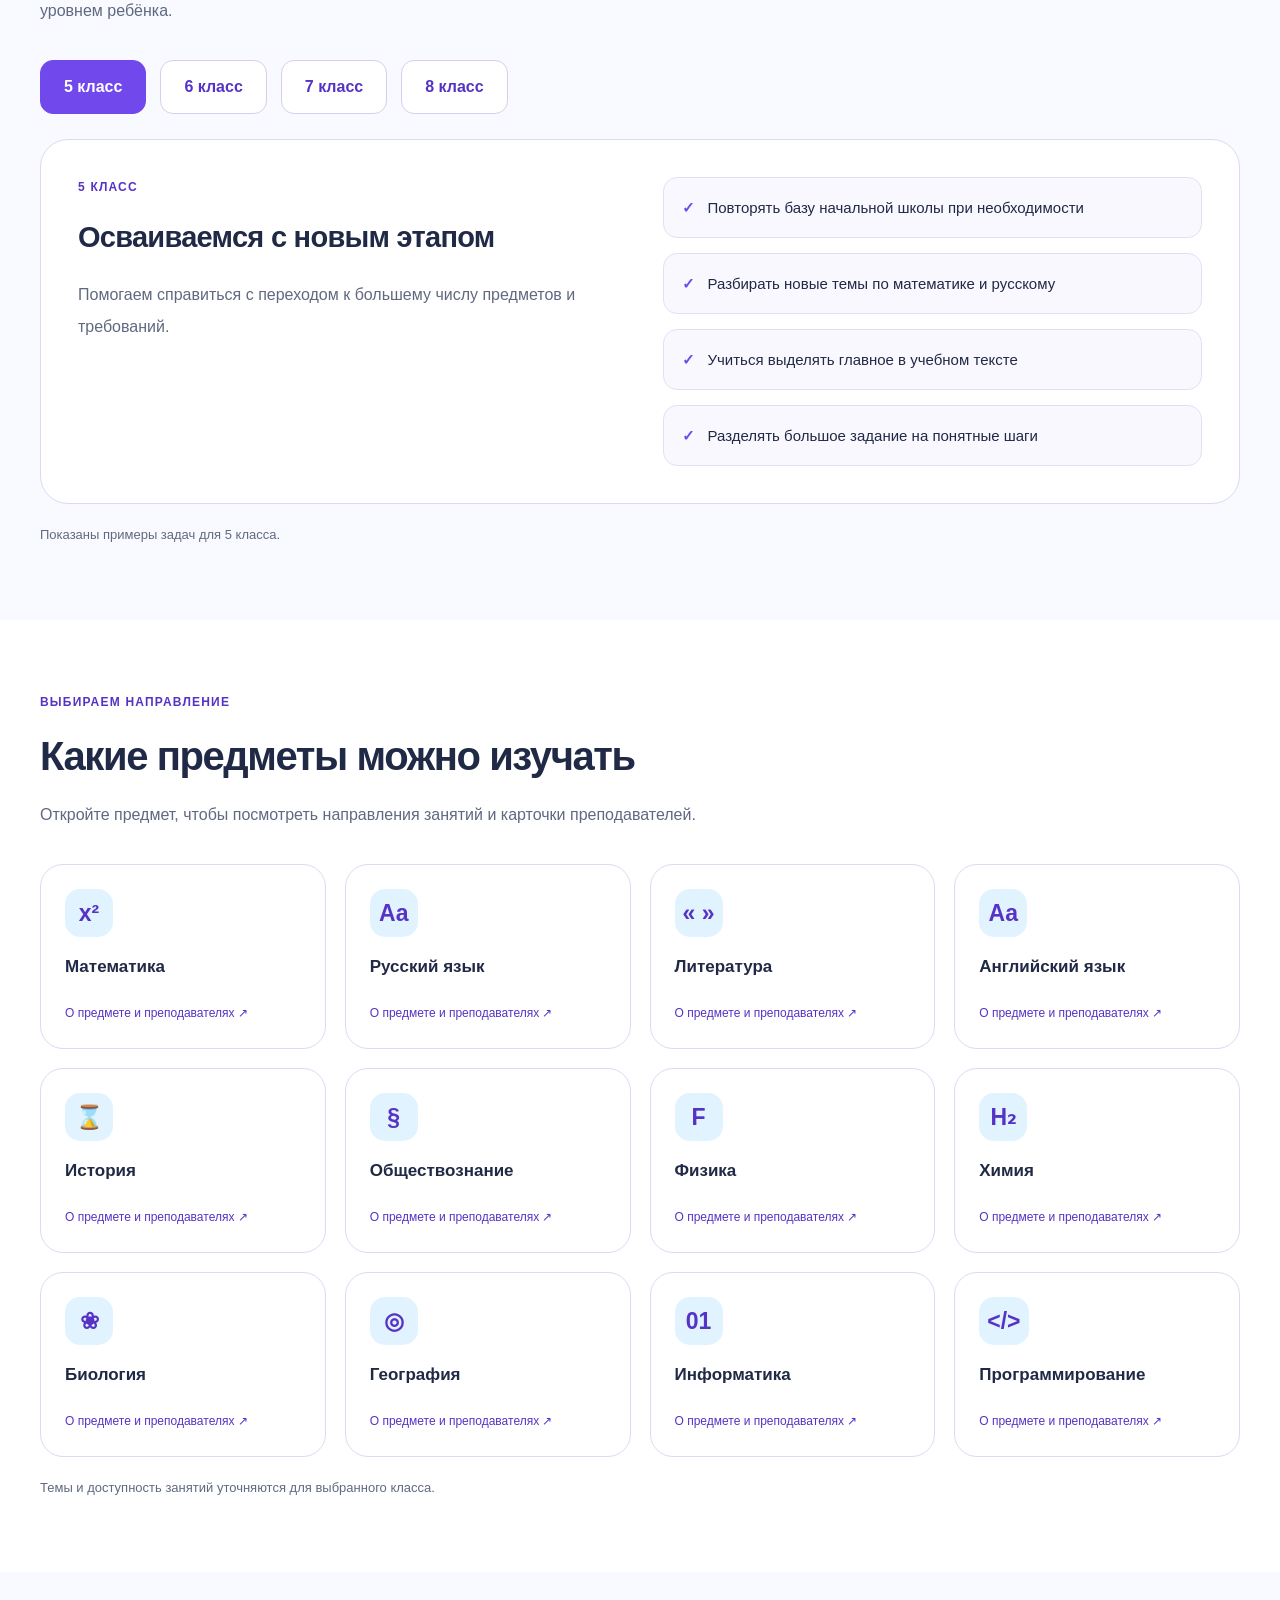
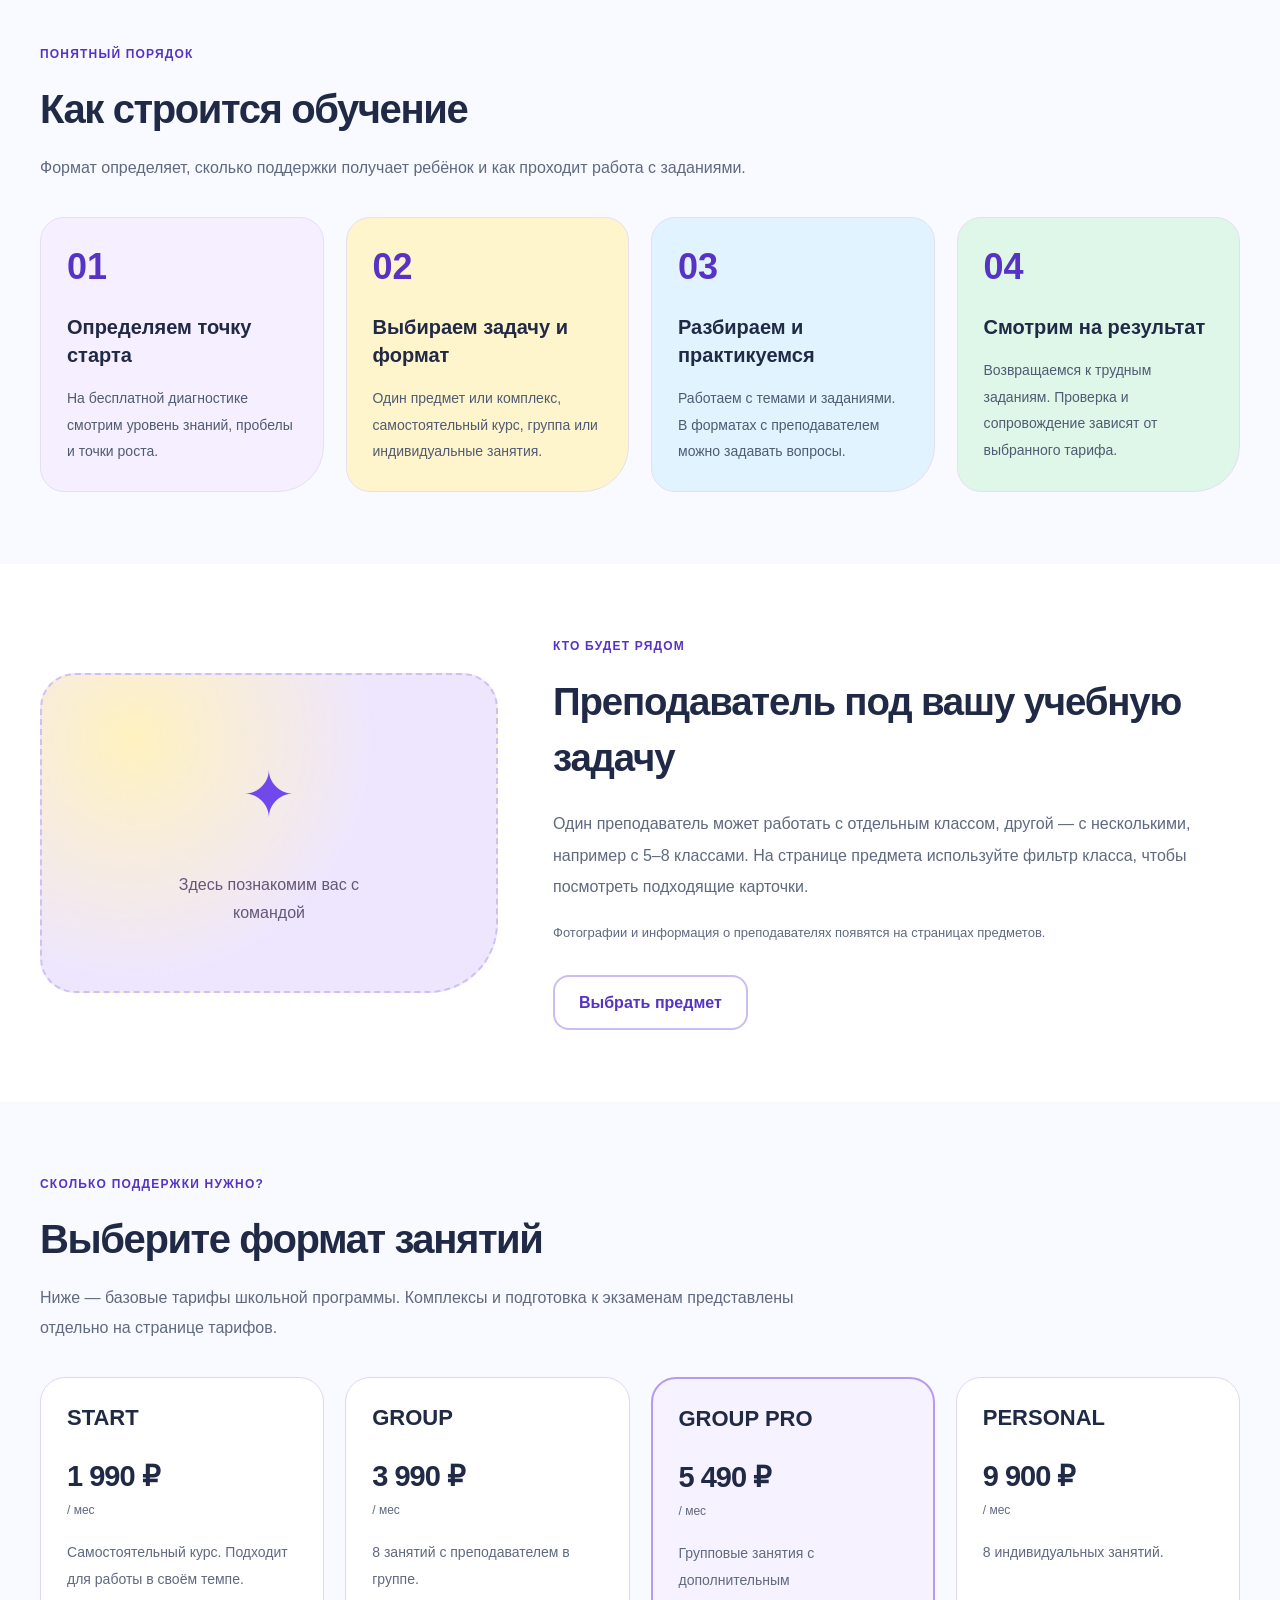
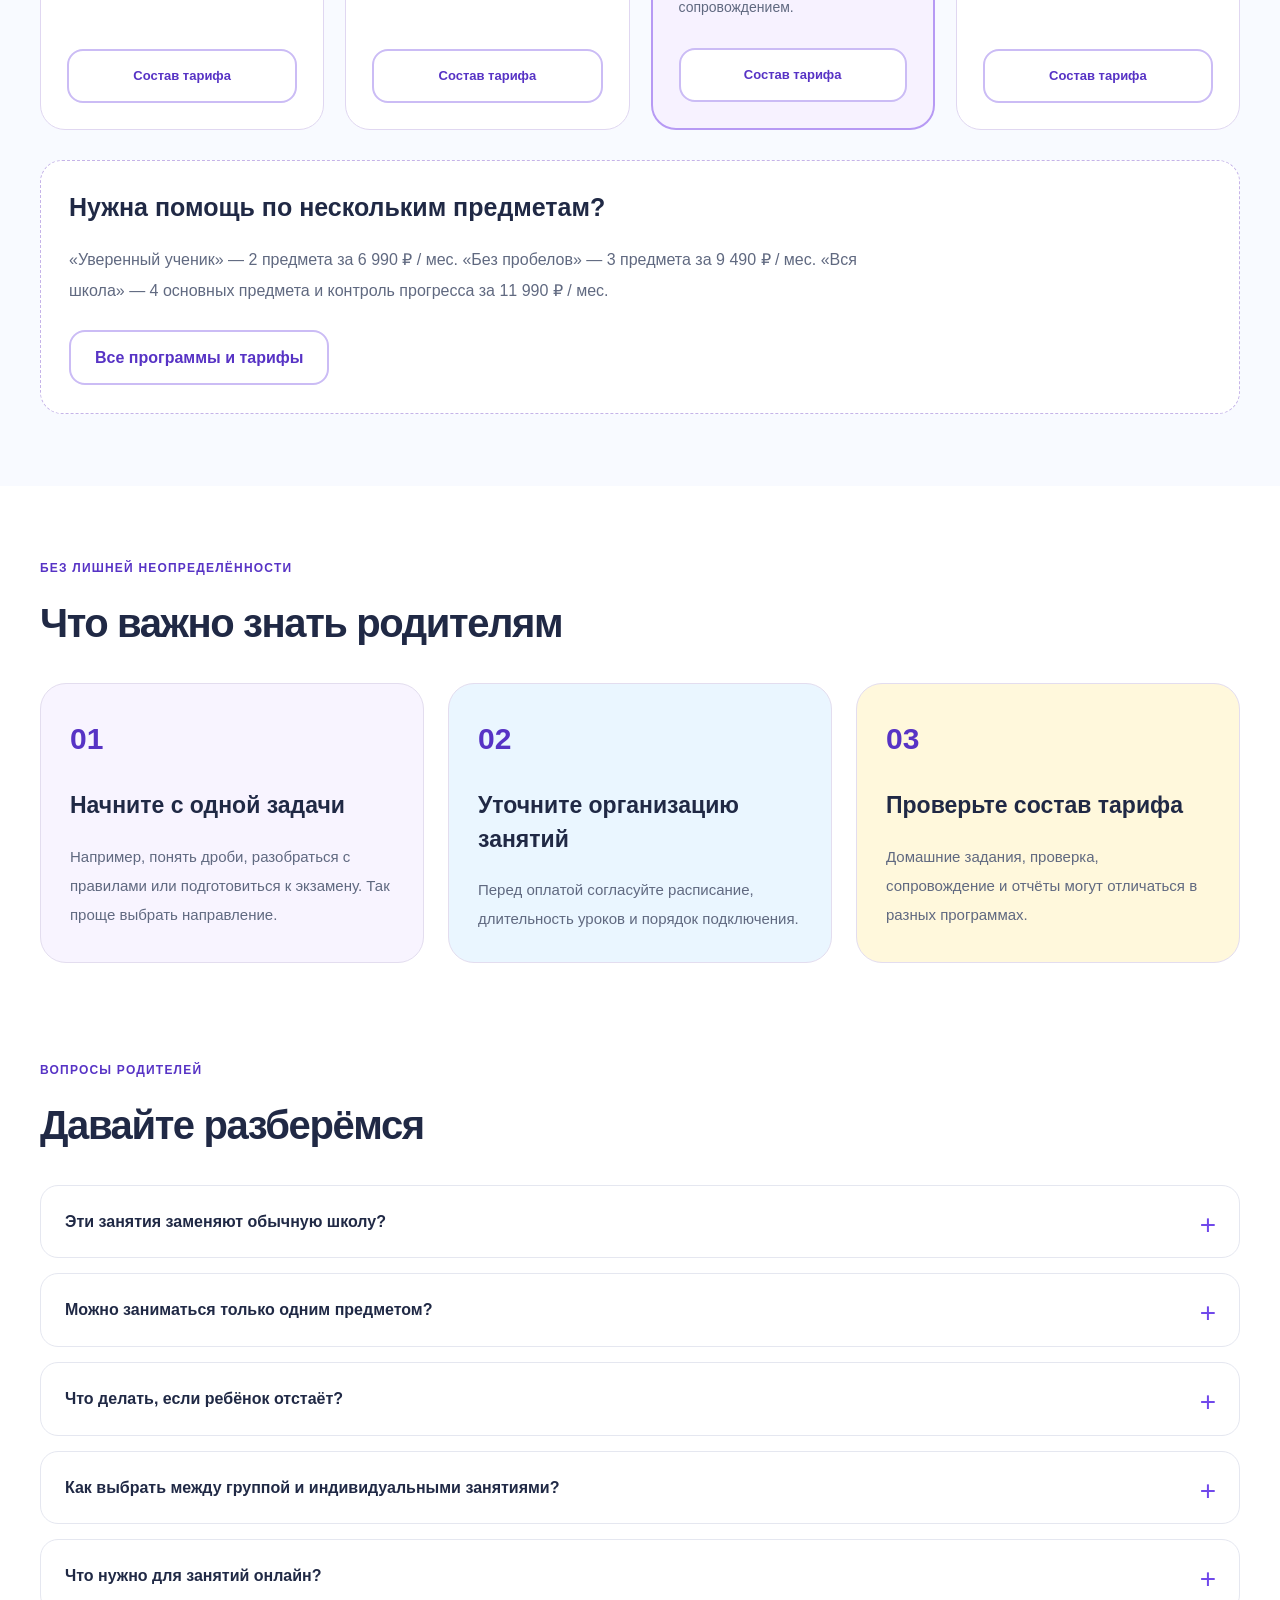
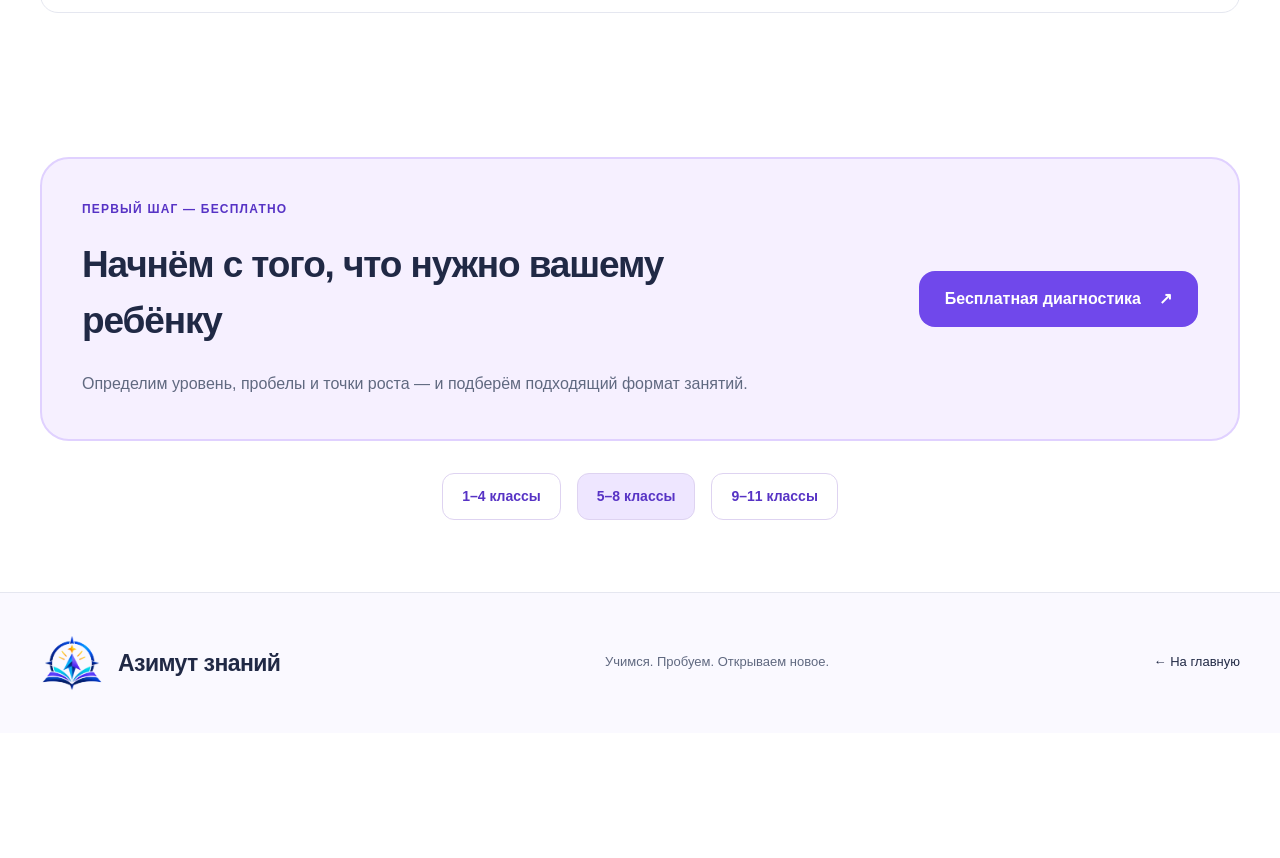
<file: school-middle.html>
<!DOCTYPE html>
<html lang="ru">
<head>
  <meta charset="UTF-8">

  <meta
    name="viewport"
    content="width=device-width, initial-scale=1"
  >

  <title>Обучение по классам — Азимут знаний</title>

  <meta
    name="description"
    content="Дополнительные онлайн-занятия для школьников: предметы, форматы обучения, преподаватели и тарифы."
  >

  <meta name="theme-color" content="#7048eb">

  <link rel="stylesheet" href="tariffs.css">
  <link rel="stylesheet" href="school-level.css">

  <script src="school-level.js" defer></script>
</head>

<body class="level-page">

  <a class="skip-link" href="#main">
    Перейти к содержимому
  </a>

  <!-- ШАПКА -->

  <header class="site-header">
    <div class="container header-inner">

      <a class="logo" href="index.html">
        <img
          src="images/logo.png"
          alt=""
          width="64"
          height="64"
        >

        <span class="logo-text">
          <strong>Азимут знаний</strong>

          <small>
            Онлайн-центр дополнительного образования
          </small>
        </span>
      </a>

      <nav class="main-nav" aria-label="Основная навигация">
        <a href="index.html">Главная</a>
        <a href="#subjects">Предметы</a>
        <a href="tariffs.html">Тарифы</a>
      </nav>

      <a
        class="button button-small header-button"
        href="diagnostic.html"
      >
        Бесплатная диагностика
      </a>

    </div>
  </header>

  <main id="main">

    <!-- ПЕРВЫЙ ЭКРАН -->

    <section class="level-hero">
      <div class="container">

        <nav class="level-breadcrumbs" aria-label="Хлебные крошки">
          <a href="index.html">Главная</a>
          <span aria-hidden="true">/</span>
          <span id="level-breadcrumb">Обучение по классам</span>
        </nav>

        <div class="level-hero-grid">

          <div>
            <span class="eyebrow" id="level-label"></span>

            <h1 id="level-title"></h1>

            <p class="level-lead" id="level-description"></p>

            <div class="level-actions">
              <a class="button" href="diagnostic.html">
                Бесплатная диагностика
                <span aria-hidden="true">↗</span>
              </a>

              <a
                class="button button-outline"
                href="#class-program"
              >
                Что будем изучать
              </a>
            </div>

            <p class="level-hero-note">
              Дополнительные занятия к основной школьной программе.
            </p>
          </div>

          <aside class="level-notebook">
            <span class="level-sticker">
              У каждого — свой темп
            </span>

            <span
              class="level-symbol"
              id="level-symbol"
              aria-hidden="true"
            ></span>

            <h2 id="level-note-title"></h2>

            <ul class="level-note-list" id="level-note-list"></ul>
          </aside>

        </div>
      </div>
    </section>

    <!-- КОМУ ПОДОЙДУТ ЗАНЯТИЯ -->

    <section class="container section">
      <div class="section-heading">
        <span class="eyebrow">Знакомые ситуации?</span>

        <h2>Когда занятия могут помочь</h2>

        <p>
          Начинаем с конкретной задачи ребёнка
          и подбираем подходящий формат.
        </p>
      </div>

      <div class="level-grid" id="level-needs"></div>
    </section>

    <!-- ПРОГРАММА ПО КЛАССАМ -->

    <section class="level-soft" id="class-program">
      <div class="container section">

        <div class="section-heading">
          <span class="eyebrow">От простого к сложному</span>

          <h2>Что важно на вашем этапе?</h2>

          <p>
            Выберите класс. Ниже — примеры учебных задач;
            конкретные темы подбираются после знакомства
            с уровнем ребёнка.
          </p>
        </div>

        <div
          class="level-class-tabs"
          id="level-class-tabs"
          role="group"
          aria-label="Выбор класса"
        ></div>

        <div
          class="level-class-panel"
          id="level-class-panel"
          aria-labelledby="selected-class-title"
        >
          <div>
            <span class="eyebrow" id="selected-class-label"></span>

            <h3 id="selected-class-title"></h3>

            <p id="selected-class-description"></p>
          </div>

          <ul class="level-task-list" id="selected-class-tasks"></ul>
        </div>

        <p
          class="level-status"
          id="level-class-status"
          role="status"
        ></p>

      </div>
    </section>

    <!-- ПРЕДМЕТЫ -->

    <section class="container section" id="subjects">
      <div class="section-heading">
        <span class="eyebrow">Выбираем направление</span>

        <h2>Какие предметы можно изучать</h2>

        <p>
          Откройте предмет, чтобы посмотреть направления
          занятий и карточки преподавателей.
        </p>
      </div>

      <div class="level-subjects" id="level-subjects"></div>

      <p class="level-caption">
        Темы и доступность занятий уточняются для выбранного класса.
      </p>
    </section>

    <!-- КАК УЧИМСЯ -->

    <section class="level-soft">
      <div class="container section">

        <div class="section-heading">
          <span class="eyebrow">Понятный порядок</span>

          <h2>Как строится обучение</h2>

          <p>
            Формат определяет, сколько поддержки
            получает ребёнок и как проходит работа с заданиями.
          </p>
        </div>

        <ol class="steps">

          <li class="step">
            <span class="step-number">01</span>
            <h3>Определяем точку старта</h3>
            <p>
              На бесплатной диагностике смотрим
              уровень знаний, пробелы и точки роста.
            </p>
          </li>

          <li class="step">
            <span class="step-number">02</span>
            <h3>Выбираем задачу и формат</h3>
            <p>
              Один предмет или комплекс,
              самостоятельный курс, группа
              или индивидуальные занятия.
            </p>
          </li>

          <li class="step">
            <span class="step-number">03</span>
            <h3>Разбираем и практикуемся</h3>
            <p>
              Работаем с темами и заданиями.
              В форматах с преподавателем
              можно задавать вопросы.
            </p>
          </li>

          <li class="step">
            <span class="step-number">04</span>
            <h3>Смотрим на результат</h3>
            <p>
              Возвращаемся к трудным заданиям.
              Проверка и сопровождение
              зависят от выбранного тарифа.
            </p>
          </li>

        </ol>

      </div>
    </section>

    <!-- ПРЕПОДАВАТЕЛИ -->

    <section class="container section">
      <div class="level-teacher-block">

        <div class="level-teacher-placeholder" aria-hidden="true">
          <span>✦</span>
          <p>Здесь познакомим вас с командой</p>
        </div>

        <div>
          <span class="eyebrow">Кто будет рядом</span>

          <h2>Преподаватель под вашу учебную задачу</h2>

          <p id="level-teacher-description"></p>

          <p class="level-caption">
            Фотографии и информация о преподавателях
            появятся на страницах предметов.
          </p>

          <a
            class="button button-outline"
            href="#subjects"
          >
            Выбрать предмет
          </a>
        </div>

      </div>
    </section>

    <!-- ФОРМАТЫ И ЦЕНЫ -->

    <section class="level-soft" id="formats">
      <div class="container section">

        <div class="section-heading">
          <span class="eyebrow">Сколько поддержки нужно?</span>

          <h2>Выберите формат занятий</h2>

          <p>
            Ниже — базовые тарифы школьной программы.
            Комплексы и подготовка к экзаменам
            представлены отдельно на странице тарифов.
          </p>
        </div>

        <div class="level-formats" id="level-formats"></div>

        <div class="level-pack-note">
          <h3>Нужна помощь по нескольким предметам?</h3>

          <p id="level-pack-description"></p>

          <a
            class="button button-outline"
            id="level-tariffs-link"
            href="tariffs.html"
          >
            Все программы и тарифы
          </a>
        </div>

        <div class="level-exams" id="level-exams" hidden>
          <div>
            <span class="eyebrow">Отдельная учебная цель</span>
            <h3>Подготовка к ОГЭ и ЕГЭ</h3>

            <p>
              Для экзаменов предусмотрены отдельные программы:
              работа с заданиями, пробниками и разбором ошибок.
              Состав зависит от тарифа.
            </p>
          </div>

          <div class="level-actions">
            <a class="button" href="tariffs.html#oge">
              Тарифы ОГЭ
            </a>

            <a
              class="button button-outline"
              href="tariffs.html#ege"
            >
              Тарифы ЕГЭ
            </a>
          </div>
        </div>

      </div>
    </section>

    <!-- РОДИТЕЛЯМ -->

    <section class="container section">
      <div class="section-heading">
        <span class="eyebrow">Без лишней неопределённости</span>
        <h2>Что важно знать родителям</h2>
      </div>

      <div class="level-grid">

        <article class="level-info-card">
          <span class="level-card-number">01</span>
          <h3>Начните с одной задачи</h3>

          <p>
            Например, понять дроби, разобраться
            с правилами или подготовиться к экзамену.
            Так проще выбрать направление.
          </p>
        </article>

        <article class="level-info-card">
          <span class="level-card-number">02</span>
          <h3>Уточните организацию занятий</h3>

          <p>
            Перед оплатой согласуйте расписание,
            длительность уроков и порядок подключения.
          </p>
        </article>

        <article class="level-info-card">
          <span class="level-card-number">03</span>
          <h3>Проверьте состав тарифа</h3>

          <p>
            Домашние задания, проверка, сопровождение
            и отчёты могут отличаться
            в разных программах.
          </p>
        </article>

      </div>
    </section>

    <!-- FAQ -->

    <section class="container section faq-section">
      <div class="section-heading">
        <span class="eyebrow">Вопросы родителей</span>
        <h2>Давайте разберёмся</h2>
      </div>

      <div class="faq-list">

        <details>
          <summary>Эти занятия заменяют обычную школу?</summary>
          <p>
            Центр предлагает дополнительное образование:
            помощь по предметам, укрепление знаний
            и подготовку к экзаменам.
            Основное школьное обучение продолжается отдельно.
          </p>
        </details>

        <details>
          <summary>Можно заниматься только одним предметом?</summary>
          <p>
            Да. Можно выбрать отдельное направление
            или посмотреть комплексные программы
            для нескольких предметов.
          </p>
        </details>

        <details>
          <summary>Что делать, если ребёнок отстаёт?</summary>
          <p>
            Начать с бесплатной диагностики:
            определить, какие темы вызывают трудности,
            и подобрать подходящий формат обучения.
          </p>
        </details>

        <details>
          <summary>Как выбрать между группой и индивидуальными занятиями?</summary>
          <p>
            В группе ребёнок занимается вместе с другими учениками.
            Индивидуальный формат предполагает работу один на один.
            Выбор стоит обсудить с учётом задачи и уровня ребёнка.
          </p>
        </details>

        <details>
          <summary>Что нужно для занятий онлайн?</summary>
          <p>
            Компьютер или планшет, стабильный интернет
            и удобное рабочее место.
            Для встреч с преподавателем —
            камера и микрофон.
            Остальные материалы уточняются перед началом.
          </p>
        </details>

      </div>
    </section>

    <!-- ФИНАЛЬНЫЙ БЛОК -->

    <section class="container section">
      <div class="level-final">

        <div>
          <span class="eyebrow">Первый шаг — бесплатно</span>

          <h2>Начнём с того, что нужно вашему ребёнку</h2>

          <p>
            Определим уровень, пробелы и точки роста —
            и подберём подходящий формат занятий.
          </p>
        </div>

        <a class="button" href="diagnostic.html">
          Бесплатная диагностика
          <span aria-hidden="true">↗</span>
        </a>

      </div>

      <nav class="level-other-pages" aria-label="Другие ступени обучения">
        <a href="school-primary.html">1–4 классы</a>
        <a href="school-middle.html">5–8 классы</a>
        <a href="school-senior.html">9–11 классы</a>
      </nav>
    </section>

    <noscript>
      <p class="container notice">
        Для просмотра программы по классам включите JavaScript.
        Все цены также доступны на странице тарифов.
      </p>
    </noscript>

  </main>

  <footer class="site-footer">
    <div class="container footer-inner">

      <a class="logo" href="index.html">
        <img
          src="images/logo.png"
          alt=""
          width="64"
          height="64"
        >

        <span class="logo-text">
          <strong>Азимут знаний</strong>
        </span>
      </a>

      <p>Учимся. Пробуем. Открываем новое.</p>

      <a href="index.html">← На главную</a>

    </div>
  </footer>

  <aside class="bottom-dock" aria-label="Знакомство со школой">
    <div class="dock-text">
      <strong>С чего начать?</strong>
      <span>Познакомимся на бесплатной диагностике</span>
    </div>

    <a class="button" href="diagnostic.html">
      Бесплатная диагностика
    </a>
  </aside>

</body>
</html>
</file>
<file: style.css>
/* =========================
   Цвета и общие настройки
   ========================= */

:root {
  --purple: #7048eb;
  --purple-dark: #5733c5;
  --purple-light: #eee6ff;

  --blue: #087eae;
  --blue-light: #e0f3ff;

  --pink: #ca3279;
  --pink-light: #ffe5ef;

  --yellow: #ffda65;
  --yellow-light: #fff5cc;

  --green: #197c50;
  --green-light: #dff7e8;

  --text: #202945;
  --muted: #606980;
  --white: #ffffff;
  --border: #e5e7f0;

  --radius: 26px;
  --shadow: 0 18px 50px rgba(58, 42, 111, 0.08);
}

* {
  box-sizing: border-box;
}

html {
  scroll-behavior: smooth;
  scroll-padding-top: 125px;
}

body {
  margin: 0;
  font-family: "Segoe UI", Arial, sans-serif;
  font-size: 16px;
  line-height: 1.65;
  color: var(--text);
  background: var(--white);
}

h1,
h2,
h3,
p {
  margin: 0;
}

h1,
h2,
h3 {
  line-height: 1.2;
}

a {
  color: inherit;
  text-decoration: none;
}

button,
input,
select,
textarea {
  font: inherit;
}

button,
a,
summary,
input,
select,
textarea {
  -webkit-tap-highlight-color: transparent;
}

button,
input,
select,
textarea {
  max-width: 100%;
}

a:focus-visible,
button:focus-visible,
input:focus-visible,
select:focus-visible,
textarea:focus-visible,
summary:focus-visible {
  outline: 3px solid var(--blue);
  outline-offset: 5px;
}

::selection {
  color: var(--text);
  background: var(--yellow);
}

.container {
  width: min(1200px, calc(100% - 48px));
  margin-inline: auto;
}

.section {
  padding-block: 78px;
}

.section--soft {
  background: #f5faff;
}

.section--lavender {
  background: #f8f5ff;
}

.skip-link {
  position: fixed;
  top: 12px;
  left: 12px;
  z-index: 100;
  padding: 12px 20px;
  color: white;
  background: var(--purple);
  border-radius: 12px;
  transform: translateY(-180%);
}

.skip-link:focus {
  transform: translateY(0);
}

/* =========================
   Кнопки
   ========================= */

.button {
  display: inline-flex;
  align-items: center;
  justify-content: center;
  gap: 10px;

  min-height: 52px;
  padding: 14px 24px;

  border: 2px solid transparent;
  border-radius: 16px;

  color: var(--white);
  background: var(--purple);

  font-size: 16px;
  font-weight: 700;
  line-height: 1.4;
  text-align: center;

  cursor: pointer;

  transition:
    background 0.2s ease,
    box-shadow 0.2s ease,
    transform 0.2s ease;
}

.button:hover {
  background: var(--purple-dark);
  box-shadow: 0 8px 22px rgba(112, 72, 235, 0.2);
  transform: translateY(-2px);
}

.button--small {
  min-height: 44px;
  padding: 10px 17px;
  font-size: 14px;
}

.button--outline {
  color: var(--purple-dark);
  background: transparent;
  border-color: #b9a6f5;
}

.button--outline:hover {
  background: var(--purple-light);
}

.button--white {
  color: var(--purple-dark);
  background: var(--white);
}

.button--white:hover {
  color: var(--white);
  background: var(--purple);
}

.button--full {
  width: 100%;
}

.button:disabled {
  opacity: 0.55;
  cursor: not-allowed;
  box-shadow: none;
  transform: none;
}

/* =========================
   Шапка и логотип
   ========================= */

.header {
  position: sticky;
  top: 0;
  z-index: 20;
  background: rgba(255, 255, 255, 0.96);
  border-bottom: 1px solid var(--border);
}

.header__inner {
  display: flex;
  align-items: center;
  justify-content: space-between;
  gap: 22px;
  min-height: 94px;
}

.logo {
  display: inline-flex;
  align-items: center;
  gap: 10px;
  flex-shrink: 0;
}

.logo__icon {
  font-size: 40px;
  line-height: 1;
}

.logo__text {
  display: flex;
  flex-direction: column;
  gap: 4px;
}

.logo__text strong {
  font-size: 23px;
  font-weight: 800;
  line-height: 1.2;
}

.logo__text small {
  max-width: 220px;
  font-size: 12px;
  line-height: 1.4;
  color: var(--muted);
}

.nav {
  display: flex;
  align-items: center;
  justify-content: center;
  flex-wrap: wrap;
  gap: 10px 18px;
}

.nav a {
  padding-block: 6px;
  font-size: 14px;
  font-weight: 600;
  transition: color 0.2s ease;
}

.nav a:hover {
  color: var(--purple);
}

/* =========================
   Заголовки и значки
   ========================= */

.badge {
  display: inline-flex;
  align-items: center;
  padding: 7px 14px;
  border-radius: 100px;
  color: var(--purple-dark);
  background: var(--purple-light);
  font-size: 14px;
  font-weight: 700;
}

.badge--white {
  color: var(--purple-dark);
  background: white;
}

.eyebrow {
  display: block;
  margin-bottom: 12px;
  color: var(--purple-dark);
  font-size: 14px;
  font-weight: 700;
}

.section-heading {
  max-width: 750px;
  margin: 0 auto 38px;
  text-align: center;
}

.section-heading h2 {
  font-size: clamp(30px, 3.3vw, 43px);
  font-weight: 800;
  letter-spacing: -0.035em;
}

.section-heading p {
  margin-top: 16px;
  color: var(--muted);
  font-size: 17px;
}

.section-heading--left {
  margin-left: 0;
  text-align: left;
}

.icon {
  display: inline-flex;
  align-items: center;
  justify-content: center;
  flex-shrink: 0;

  width: 56px;
  height: 56px;

  border-radius: 18px;
  font-size: 28px;
  line-height: 1;
}

.icon--green {
  background: var(--green-light);
}

.icon--yellow {
  background: var(--yellow-light);
}

.icon--pink {
  background: var(--pink-light);
}

.icon--blue {
  background: var(--blue-light);
}

.icon--purple {
  background: var(--purple-light);
}

/* =========================
   Первый экран
   ========================= */

.hero {
  overflow: hidden;
  padding-top: 65px;
  background:
    radial-gradient(
      ellipse at 90% 10%,
      rgba(255, 218, 101, 0.2),
      transparent 45%
    ),
    radial-gradient(
      ellipse at 5% 90%,
      rgba(224, 243, 255, 0.65),
      transparent 45%
    ),
    #fffefa;
}

.hero__grid {
  display: grid;
  grid-template-columns: 1.1fr 1fr;
  align-items: center;
  gap: 64px;
}

.hero h1 {
  margin-top: 23px;
  font-size: clamp(37px, 4.2vw, 56px);
  font-weight: 850;
  letter-spacing: -0.045em;
}

.word-pink {
  color: var(--pink);
}

.word-blue {
  color: var(--blue);
}

.hero__description {
  max-width: 580px;
  margin-top: 24px;
  color: var(--muted);
  font-size: 18px;
}

.hero__benefits {
  display: grid;
  grid-template-columns: repeat(4, minmax(0, 1fr));
  gap: 16px;
  margin-top: 30px;
}

.mini-benefit {
  display: flex;
  flex-direction: column;
  align-items: flex-start;
  gap: 11px;
  font-size: 14px;
  font-weight: 650;
  line-height: 1.45;
}

.hero__actions {
  display: flex;
  flex-wrap: wrap;
  gap: 13px;
  margin-top: 33px;
}

.hero__note {
  margin-top: 20px;
  color: var(--muted);
  font-size: 14px;
}

.hero__visual {
  position: relative;
  min-width: 0;
  padding-block: 28px;
}

.learning-board {
  padding: 30px;
  border: 3px solid white;
  border-radius: 30px;
  background: #f0ebff;
  box-shadow: var(--shadow);
  transform: rotate(2deg);
}

.learning-board__header {
  display: flex;
  align-items: center;
  justify-content: space-between;
  gap: 12px;
  margin-bottom: 22px;
}

.learning-board__header > span:last-child {
  font-size: 30px;
}

.board-label {
  padding: 6px 12px;
  border-radius: 9px;
  background: white;
  color: var(--purple-dark);
  font-size: 14px;
  font-weight: 700;
}

.learning-board h2 {
  font-size: 31px;
  letter-spacing: -0.03em;
}

.learning-board > p {
  margin-top: 10px;
  margin-bottom: 24px;
  color: var(--muted);
  font-size: 16px;
}

.lesson-card {
  display: flex;
  align-items: center;
  gap: 13px;
  margin-top: 13px;
  padding: 17px;
  border-radius: 17px;
  background: white;
}

.lesson-card .icon {
  width: 46px;
  height: 46px;
  border-radius: 14px;
  font-size: 24px;
}

.lesson-card h3 {
  font-size: 16px;
  font-weight: 750;
}

.lesson-card p {
  margin-top: 5px;
  color: var(--muted);
  font-size: 14px;
  line-height: 1.45;
}

.lesson-card__check {
  margin-left: auto;
  color: var(--green);
  font-size: 22px;
  font-weight: 800;
}

.board-footer {
  display: flex;
  align-items: center;
  gap: 10px;
  margin-top: 24px;
  font-size: 14px;
  font-weight: 650;
}

.board-footer > span:first-child {
  font-size: 27px;
}

.sticker {
  position: absolute;
  padding: 9px 17px;
  border: 2px solid white;
  border-radius: 12px;
  box-shadow: 0 8px 20px rgba(40, 40, 80, 0.07);
  font-size: 14px;
  font-weight: 750;
}

.sticker--yellow {
  top: 3px;
  right: 12px;
  background: var(--yellow);
  transform: rotate(8deg);
}

.sticker--green {
  bottom: 8px;
  right: 10px;
  background: var(--green-light);
  transform: rotate(-7deg);
}

.sticker--pink {
  bottom: 0;
  left: -12px;
  background: var(--pink-light);
  transform: rotate(5deg);
}

/* =========================
   Карточки классов
   ========================= */

.class-grid {
  display: grid;
  grid-template-columns: repeat(3, minmax(0, 1fr));
  gap: 24px;
}

.class-card {
  display: flex;
  flex-direction: column;
  padding: 30px;
  border: 2px solid transparent;
  border-radius: var(--radius);
  transition: transform 0.2s ease, box-shadow 0.2s ease;
}

.class-card:hover {
  transform: translateY(-5px);
  box-shadow: var(--shadow);
}

.class-card--yellow {
  background: var(--yellow-light);
  border-color: #ffe697;
}

.class-card--blue {
  background: var(--blue-light);
  border-color: #c2e6fb;
}

.class-card--purple {
  background: var(--purple-light);
  border-color: #e0d1ff;
}

.class-card__top {
  display: flex;
  align-items: center;
  justify-content: space-between;
  flex-wrap: wrap;
  gap: 12px;
  margin-bottom: 23px;
}

.class-card__emoji {
  font-size: 50px;
  line-height: 1.2;
}

.pill {
  display: inline-block;
  padding: 5px 11px;
  border-radius: 100px;
  background: rgba(255, 255, 255, 0.7);
  font-size: 13px;
  font-weight: 650;
}

.class-card h3 {
  margin-bottom: 15px;
  font-size: 30px;
  font-weight: 800;
  letter-spacing: -0.03em;
}

.class-card > p {
  color: #505b73;
}

.check-list {
  display: grid;
  gap: 11px;
  margin: 24px 0 30px;
  padding: 0;
  list-style: none;
}

.check-list li {
  position: relative;
  padding-left: 25px;
  font-size: 15px;
}

.check-list li::before {
  position: absolute;
  left: 0;
  content: "✓";
  color: var(--purple-dark);
  font-weight: 800;
}

.class-card .button {
  align-self: flex-start;
  margin-top: auto;
}

/* =========================
   Предметы и экзамены
   ========================= */

.subjects-layout {
  display: grid;
  grid-template-columns: 1.45fr 1fr;
  gap: 36px;
  align-items: start;
}

.subject-grid {
  display: grid;
  grid-template-columns: repeat(3, minmax(0, 1fr));
  gap: 16px;
}

.subject-card {
  display: flex;
  flex-direction: column;
  align-items: center;
  justify-content: center;
  gap: 14px;
  min-height: 155px;
  padding: 20px 12px;
  border: 1px solid #e7edf6;
  border-radius: 20px;
  background: white;
  text-align: center;
  transition:
    transform 0.2s ease,
    border-color 0.2s ease,
    box-shadow 0.2s ease;
}

.subject-card:hover {
  transform: translateY(-4px);
  border-color: #cbbcf5;
  box-shadow: var(--shadow);
}

.subject-card h3 {
  font-size: 15px;
  line-height: 1.4;
}

.exam-card {
  display: flex;
  flex-direction: column;
  align-items: flex-start;
  padding: 32px;
  border: 2px solid #ffe8a3;
  border-radius: var(--radius);
  background: #fff8e8;
}

.exam-card__emoji {
  margin-bottom: 15px;
  font-size: 52px;
  line-height: 1.2;
}

.exam-card h2 {
  margin-bottom: 18px;
  font-size: 34px;
  letter-spacing: -0.035em;
}

.exam-card > p {
  margin-bottom: 25px;
  color: var(--muted);
}

.exam-option {
  display: flex;
  align-items: center;
  gap: 14px;
  width: 100%;
  padding: 17px;
  margin-bottom: 14px;
  border-radius: 18px;
  background: white;
}

.exam-option h3 {
  font-size: 17px;
}

.exam-option p {
  margin-top: 5px;
  color: var(--muted);
  font-size: 14px;
  line-height: 1.5;
}

.exam-card .button {
  width: 100%;
  margin-top: 12px;
}

/* =========================
   Преимущества
   ========================= */

.feature-grid {
  display: grid;
  grid-template-columns: repeat(4, minmax(0, 1fr));
  gap: 26px;
}

.feature {
  padding: 25px 20px;
  border: 1px solid var(--border);
  border-radius: 22px;
  background: white;
}

.feature h3 {
  margin: 20px 0 12px;
  font-size: 20px;
}

.feature p {
  color: var(--muted);
  font-size: 16px;
}

/* =========================
   Этапы обучения
   ========================= */

.steps {
  display: grid;
  grid-template-columns: repeat(4, minmax(0, 1fr));
  gap: 22px;
  margin: 0;
  padding: 0;
  list-style: none;
}

.step {
  position: relative;
  padding: 27px 23px;
  border: 1px solid #e9e0ff;
  border-radius: 22px;
  background: white;
}

.step__number {
  position: absolute;
  top: 20px;
  right: 20px;
  color: #ab95e9;
  font-size: 29px;
  font-weight: 800;
  line-height: 1;
}

.step h3 {
  margin: 23px 0 12px;
  font-size: 20px;
}

.step p {
  color: var(--muted);
  font-size: 16px;
}

/* =========================
   Интересы
   ========================= */

.interests {
  display: grid;
  grid-template-columns: 1fr 1.1fr;
  align-items: center;
  gap: 65px;
}

.interests h2 {
  font-size: clamp(30px, 3.3vw, 43px);
  letter-spacing: -0.035em;
}

.interests__content > p {
  margin: 20px 0 26px;
  color: var(--muted);
  font-size: 17px;
}

.interest-grid {
  display: grid;
  grid-template-columns: repeat(2, minmax(0, 1fr));
  gap: 16px;
}

.interest-chip {
  display: flex;
  align-items: center;
  gap: 13px;
  min-height: 100px;
  padding: 20px;
  border-radius: 18px;
  font-size: 16px;
  font-weight: 650;
  line-height: 1.45;
}

.interest-chip span {
  flex-shrink: 0;
  font-size: 29px;
}

.interest-chip--green {
  background: var(--green-light);
}

.interest-chip--pink {
  background: var(--pink-light);
}

.interest-chip--yellow {
  background: var(--yellow-light);
}

.interest-chip--blue {
  background: var(--blue-light);
}

.interest-chip--purple {
  background: var(--purple-light);
}

/* =========================
   Вопросы
   ========================= */

.faq-layout {
  display: grid;
  grid-template-columns: 0.8fr 1.4fr;
  align-items: start;
  gap: 65px;
}

.faq-list {
  display: grid;
  gap: 13px;
}

.faq-item {
  border: 1px solid var(--border);
  border-radius: 17px;
  background: white;
}

.faq-item summary {
  position: relative;
  padding: 21px 56px 21px 23px;
  font-size: 17px;
  font-weight: 700;
  line-height: 1.5;
  list-style: none;
  cursor: pointer;
}

.faq-item summary::-webkit-details-marker {
  display: none;
}

.faq-item summary::after {
  position: absolute;
  top: 17px;
  right: 22px;
  content: "+";
  color: var(--purple);
  font-size: 28px;
  font-weight: 500;
}

.faq-item[open] summary::after {
  content: "−";
}

.faq-item[open] {
  border-color: #cbbcf5;
}

.faq-item p {
  padding: 0 23px 23px;
  color: var(--muted);
  font-size: 16px;
}

/* =========================
   Заявка
   ========================= */

.request {
  display: grid;
  grid-template-columns: 1.1fr 1fr;
  align-items: center;
  gap: 55px;
  padding: 50px;
  border-radius: 32px;
  background: var(--purple);
}

.request__content {
  color: white;
}

.request__content h2 {
  margin-top: 24px;
  font-size: clamp(31px, 3.6vw, 45px);
  letter-spacing: -0.035em;
}

.request__content > p {
  max-width: 420px;
  margin-top: 23px;
  color: #f1ecff;
  font-size: 18px;
}

.request__quote {
  margin-top: 35px;
  padding-left: 20px;
  border-left: 4px solid var(--yellow);
  color: #fff0b6;
  font-size: 20px;
  font-weight: 600;
  line-height: 1.6;
}

.request-form {
  min-width: 0;
  padding: 30px;
  border-radius: 24px;
  background: white;
  box-shadow: 0 16px 40px rgba(38, 20, 93, 0.15);
}

.request-form h3 {
  margin-bottom: 24px;
  font-size: 26px;
  letter-spacing: -0.025em;
}

.form-field {
  display: flex;
  flex-direction: column;
  gap: 7px;
  margin-bottom: 17px;
}

.form-field label {
  font-size: 14px;
  font-weight: 700;
}

.form-field input,
.form-field select,
.form-field textarea {
  width: 100%;
  min-width: 0;
  padding: 12px 14px;
  border: 1px solid #d7dbe7;
  border-radius: 12px;
  color: var(--text);
  background: #fbfcff;
  font-size: 16px;
  line-height: 1.5;
  transition: border-color 0.2s ease;
}

.form-field input::placeholder,
.form-field textarea::placeholder {
  color: #717a8f;
}

.form-field input:focus,
.form-field select:focus,
.form-field textarea:focus {
  border-color: var(--purple);
}

.form-field textarea {
  resize: vertical;
  min-height: 95px;
}

.form-note {
  margin-top: 14px;
  color: var(--muted);
  font-size: 13px;
  line-height: 1.6;
  text-align: center;
}

/* =========================
   Подвал
   ========================= */

.footer {
  padding-block: 34px;
  border-top: 1px solid var(--border);
  background: #fcfcff;
}

.footer__inner {
  display: flex;
  align-items: center;
  justify-content: space-between;
  gap: 25px;
}

.footer__inner > p {
  color: var(--muted);
  font-size: 14px;
}

.footer__top {
  color: var(--purple-dark);
  font-size: 15px;
  font-weight: 700;
}

/* =========================
   Планшеты
   ========================= */

@media (max-width: 1100px) {
  .header__inner {
    flex-wrap: wrap;
    padding-block: 16px;
    gap: 15px 24px;
  }

  .nav {
    order: 3;
    width: 100%;
  }

  .hero__grid {
    gap: 35px;
  }

  .hero h1 {
    font-size: 43px;
  }

  .learning-board {
    padding: 22px;
  }

  .lesson-card {
    padding: 14px;
    gap: 10px;
  }

  .lesson-card__check {
    display: none;
  }

  .class-card {
    padding: 24px;
  }

  .class-card__top {
    align-items: flex-start;
    flex-direction: column;
  }

  .feature-grid,
  .steps {
    grid-template-columns: repeat(2, minmax(0, 1fr));
  }

  .subjects-layout {
    gap: 24px;
    grid-template-columns: 1.3fr 1fr;
  }

  .exam-card {
    padding: 25px;
  }

  .interests {
    gap: 35px;
  }

  .interest-chip {
    padding: 16px;
  }

  .request {
    padding: 35px;
    gap: 30px;
  }
}

/* =========================
   Небольшие планшеты
   ========================= */

@media (max-width: 850px) {
  .section {
    padding-block: 60px;
  }

  .hero__grid {
    grid-template-columns: 1fr;
    gap: 35px;
  }

  .hero__content {
    max-width: 650px;
  }

  .hero h1 {
    font-size: clamp(39px, 6.5vw, 54px);
  }

  .hero__visual {
    width: min(540px, 100%);
    margin-inline: auto;
  }

  .hero__benefits {
    max-width: 550px;
  }

  .class-grid {
    grid-template-columns: 1fr;
  }

  .class-card {
    padding: 30px;
  }

  .class-card__top {
    align-items: center;
    flex-direction: row;
  }

  .subjects-layout {
    grid-template-columns: 1fr;
  }

  .exam-card {
    padding: 30px;
  }

  .interests {
    grid-template-columns: 1fr;
  }

  .faq-layout {
    grid-template-columns: 1fr;
    gap: 10px;
  }

  .faq-layout .section-heading br {
    display: none;
  }

  .request {
    grid-template-columns: 1fr;
    gap: 35px;
  }

  .request__content > p {
    max-width: 600px;
  }

  .request__quote {
    margin-top: 25px;
  }

  .footer__inner {
    flex-wrap: wrap;
  }

  .footer__inner > p {
    order: 3;
    width: 100%;
  }
}

/* =========================
   Телефоны
   ========================= */

@media (max-width: 560px) {
  html {
    scroll-padding-top: 20px;
  }

  .container {
    width: calc(100% - 32px);
  }

  .section {
    padding-block: 45px;
  }

  .header {
    position: static;
  }

  .header__inner {
    justify-content: center;
    gap: 15px;
  }

  .logo__icon {
    font-size: 36px;
  }

  .logo__text strong {
    font-size: 22px;
  }

  .header__inner > .button {
    width: 100%;
  }

  .nav {
    order: initial;
    gap: 5px 15px;
  }

  .nav a {
    font-size: 14px;
  }

  .hero {
    padding-top: 35px;
  }

  .hero h1 {
    font-size: clamp(33px, 8vw, 43px);
    letter-spacing: -0.045em;
  }

  .hero__description {
    font-size: 17px;
  }

  .badge {
    font-size: 13px;
  }

  .hero__benefits {
    grid-template-columns: repeat(2, minmax(0, 1fr));
    gap: 22px 15px;
  }

  .mini-benefit {
    flex-direction: row;
    align-items: center;
    gap: 10px;
    font-size: 14px;
  }

  .mini-benefit .icon {
    width: 46px;
    height: 46px;
    font-size: 24px;
    border-radius: 14px;
  }

  .hero__actions {
    flex-direction: column;
  }

  .hero__actions .button {
    width: 100%;
  }

  .learning-board {
    padding: 21px 16px;
    border-radius: 23px;
    transform: none;
  }

  .learning-board h2 {
    font-size: 27px;
  }

  .lesson-card {
    padding: 12px;
  }

  .lesson-card h3 {
    font-size: 15px;
  }

  .lesson-card p {
    font-size: 14px;
  }

  .lesson-card .icon {
    width: 38px;
    height: 38px;
    font-size: 21px;
    border-radius: 11px;
  }

  .board-footer {
    align-items: flex-start;
    font-size: 14px;
  }

  .sticker {
    padding: 7px 12px;
    font-size: 12px;
  }

  .sticker--pink {
    left: 0;
  }

  .section-heading {
    margin-bottom: 28px;
  }

  .section-heading h2,
  .interests h2 {
    font-size: 31px;
  }

  .section-heading p {
    font-size: 16px;
  }

  .class-card {
    padding: 25px;
  }

  .class-card h3 {
    font-size: 28px;
  }

  .class-card .button {
    width: 100%;
  }

  .subject-grid {
    grid-template-columns: repeat(2, minmax(0, 1fr));
    gap: 12px;
  }

  .subject-card {
    min-height: 145px;
    padding: 18px 10px;
  }

  .subject-card h3 {
    font-size: 14px;
  }

  .exam-card {
    padding: 25px;
  }

  .exam-card h2 {
    font-size: 31px;
  }

  .exam-option {
    gap: 11px;
    padding: 14px;
  }

  .exam-option .icon {
    width: 44px;
    height: 44px;
    font-size: 24px;
    border-radius: 14px;
  }

  .feature-grid,
  .steps {
    grid-template-columns: 1fr;
    gap: 15px;
  }

  .feature,
  .step {
    padding: 24px;
  }

  .interest-grid {
    grid-template-columns: 1fr;
    gap: 12px;
  }

  .interest-chip {
    min-height: 78px;
    padding: 18px;
  }

  .faq-item summary {
    padding-left: 18px;
    font-size: 16px;
  }

  .faq-item p {
    padding-inline: 18px;
  }

  .request {
    padding: 27px 18px;
    border-radius: 25px;
  }

  .request__content h2 {
    font-size: 31px;
  }

  .request__content > p {
    font-size: 16px;
  }

  .request__quote {
    font-size: 17px;
  }

  .request-form {
    padding: 23px 18px;
    border-radius: 19px;
  }

  .request-form h3 {
    font-size: 24px;
  }

  .footer__inner {
    justify-content: space-between;
  }

  .footer .logo__text small {
    max-width: 180px;
  }
}

/* Учитываем настройку уменьшения движения */

@media (prefers-reduced-motion: reduce) {
  html {
    scroll-behavior: auto;
  }

  *,
  *::before,
  *::after {
    transition: none !important;
    animation: none !important;
  }
}

/* =====================================
   ОБНОВЛЕНИЕ ШКОЛЬНОГО ОФОРМЛЕНИЯ
   ===================================== */

:root {
  --school-ink: #222a48;
  --school-muted: #626c83;
  --school-purple: #7048eb;
  --school-purple-dark: #5633bc;
}

/* Место под закреплённую кнопку */
body {
  padding-bottom: calc(130px + env(safe-area-inset-bottom, 0px));
}

html {
  scroll-padding-bottom: 140px;
}

/* Больше воздуха у существующих кнопок */
.hero__actions {
  gap: 24px;
  margin-top: 36px;
}

.header__inner {
  column-gap: 30px;
}

.nav {
  column-gap: 24px;
}

.button {
  min-height: 54px;
  padding: 15px 25px;
  line-height: 1.45;
}

/* Общая подпись */
.school-label {
  display: inline-flex;
  align-items: center;
  max-width: 100%;
  padding: 9px 16px;
  border: 1px solid #e0d6ff;
  border-radius: 999px;
  color: var(--school-purple-dark);
  background: #f0eaff;
  font-size: 14px;
  font-weight: 700;
  line-height: 1.5;
}

.school-label--white {
  border-color: transparent;
  color: var(--school-purple-dark);
  background: white;
}

/* =====================================
   ПЕРВЫЙ ЭКРАН
   ===================================== */

.school-hero {
  padding: 80px 0 90px;
  background:
    radial-gradient(
      ellipse at 95% 10%,
      #fff0b8 0,
      transparent 45%
    ),
    radial-gradient(
      ellipse at 0% 100%,
      #e5f6ff 0,
      transparent 45%
    ),
    #fffefa;
}

.school-hero__layout {
  display: grid;
  grid-template-columns: minmax(0, 1.15fr) minmax(0, 0.9fr);
  align-items: center;
  gap: clamp(35px, 5vw, 76px);
}

.school-hero__content {
  min-width: 0;
}

.school-hero h1 {
  margin: 26px 0;
  font-size: clamp(36px, 4.1vw, 57px);
  font-weight: 800;
  line-height: 1.16;
  letter-spacing: -0.04em;
  color: var(--school-ink);
}

.school-hero h1 > span {
  color: var(--school-purple);
}

.school-hero__description {
  max-width: 550px;
  margin: 0;
  color: var(--school-muted);
  font-size: 18px;
  line-height: 1.85;
}

.school-hero__description + .school-hero__description {
  margin-top: 14px;
}

.school-benefits {
  display: grid;
  grid-template-columns: repeat(2, minmax(0, 1fr));
  gap: 24px 26px;
  margin-top: 34px;
}

.school-benefit {
  display: flex;
  align-items: center;
  gap: 14px;
  font-size: 15px;
  font-weight: 600;
  line-height: 1.65;
}

.school-benefit__icon {
  display: grid;
  place-items: center;
  flex-shrink: 0;
  width: 55px;
  height: 55px;
  border-radius: 19px;
  font-size: 28px;
}

.benefit-green {
  background: #def7e8;
}

.benefit-yellow {
  background: #fff2bd;
}

.benefit-pink {
  background: #ffe1ef;
}

.benefit-blue {
  background: #def2ff;
}

.school-hero__actions {
  display: flex;
  flex-wrap: wrap;
  gap: 22px;
  margin-top: 40px;
}

.school-hero__note {
  max-width: 480px;
  margin-top: 24px;
  color: var(--school-muted);
  font-size: 14px;
  line-height: 1.75;
}

/* Место для фотографии */
.school-portrait {
  position: relative;
  min-width: 0;
  margin: 25px 12px 35px;
}

.school-portrait__frame {
  aspect-ratio: 4 / 5;
  overflow: hidden;
  border: 8px solid white;
  border-radius: 140px 140px 42px 42px;
  background: #eee8ff;
  box-shadow:
    0 0 0 2px #e4d7ff,
    0 25px 70px rgba(92, 65, 163, 0.13);
}

.school-portrait__image {
  display: block;
  width: 100%;
  height: 100%;
  object-fit: cover;

  /* Меняй второе значение, чтобы поднять или опустить кадр */
  object-position: center 30%;
}

.school-portrait__placeholder {
  display: flex;
  flex-direction: column;
  align-items: center;
  justify-content: center;
  gap: 19px;
  width: 100%;
  height: 100%;
  padding: 50px 35px;
  background: linear-gradient(145deg, #eee6ff, #e3f5ff);
  text-align: center;
}

.school-portrait__placeholder > span {
  font-size: 58px;
  line-height: 1;
}

.school-portrait__placeholder strong {
  max-width: 240px;
  color: var(--school-purple-dark);
  font-size: 25px;
  line-height: 1.4;
}

.school-portrait__placeholder p {
  color: var(--school-muted);
  font-size: 15px;
}

.school-portrait__tag {
  position: absolute;
  z-index: 1;
  padding: 13px 18px;
  border: 3px solid white;
  border-radius: 17px;
  font-size: 15px;
  font-weight: 750;
  line-height: 1.5;
  box-shadow: 0 10px 24px rgba(38, 32, 66, 0.08);
}

.portrait-tag--top {
  top: 0;
  right: -8px;
  background: #ffdf76;
  transform: rotate(7deg);
}

.portrait-tag--side {
  left: -18px;
  bottom: 100px;
  background: #d9f7e6;
  transform: rotate(-6deg);
}

.school-portrait__caption {
  position: absolute;
  right: 12px;
  bottom: -28px;
  left: 12px;
  display: flex;
  align-items: center;
  gap: 14px;
  padding: 20px 23px;
  border: 1px solid #eee6ff;
  border-radius: 22px;
  background: white;
  box-shadow: 0 15px 35px rgba(58, 40, 106, 0.1);
}

.school-portrait__caption > span {
  flex-shrink: 0;
  font-size: 29px;
}

.school-portrait__caption p {
  color: var(--school-muted);
  font-size: 14px;
  line-height: 1.8;
}

.school-portrait__caption strong {
  color: var(--school-ink);
}

/* =====================================
   О ЦЕНТРЕ: ВОЗДУХ МЕЖДУ ФРАЗАМИ
   ===================================== */

.school-about {
  padding: 85px 0;
}

.school-about__card {
  display: grid;
  grid-template-columns: minmax(0, 1fr) minmax(0, 1.1fr);
  gap: 65px;
  padding: 50px;
  border: 2px solid #e8e0fa;
  border-radius: 32px;
  background: #fcfaff;
}

.school-about h2 {
  margin: 26px 0 30px;
  color: var(--school-ink);
  font-size: clamp(30px, 3.1vw, 42px);
  font-weight: 800;
  line-height: 1.3;
  letter-spacing: -0.035em;
}

.school-about h2 span {
  color: var(--school-purple);
}

.school-about__stamp {
  display: inline-block;
  padding: 12px 18px;
  border: 1px dashed #d6b950;
  border-radius: 15px;
  background: #fff5ca;
  font-size: 14px;
  font-weight: 650;
  line-height: 1.7;
}

.school-about__text {
  min-width: 0;
}

.school-about__text > p {
  max-width: 580px;
  margin: 0;
  color: var(--school-muted);
  font-size: 17px;
  line-height: 1.95;
}

.school-about__text > p + p {
  margin-top: 23px;
}

.school-about__text > .school-about__intro {
  color: var(--school-ink);
  font-size: 19px;
  font-weight: 600;
  line-height: 1.8;
}

.school-about__message {
  display: flex;
  align-items: flex-start;
  gap: 15px;
  margin-top: 30px;
  padding: 22px;
  border: 1px solid #d2e8f7;
  border-radius: 18px;
  background: #edf8ff;
}

.school-about__message > span {
  font-size: 27px;
  line-height: 1.3;
}

.school-about__message p {
  color: #36546c;
  font-size: 16px;
  line-height: 1.8;
}

/* =====================================
   ЦВЕТНЫЕ РАМКИ ДЛЯ ИНТЕРЕСОВ
   ===================================== */

.school-interests {
  padding: 75px 0 90px;
}

.school-interests__layout {
  display: grid;
  grid-template-columns: minmax(0, 0.85fr) minmax(0, 1.3fr);
  align-items: center;
  gap: 60px;
}

.school-interests h2 {
  margin-top: 25px;
  font-size: clamp(32px, 3.4vw, 45px);
  line-height: 1.25;
  font-weight: 800;
  letter-spacing: -0.035em;
}

.school-interests h2 span {
  color: var(--school-purple);
}

.school-interests__intro > p {
  max-width: 440px;
  margin-top: 25px;
  color: var(--school-muted);
  font-size: 17px;
  line-height: 1.9;
}

.school-interest-grid {
  display: grid;
  grid-template-columns: repeat(2, minmax(0, 1fr));
  gap: 24px;
}

.school-interest {
  min-width: 0;
  padding: 27px;
  border: 2px solid;
  border-radius: 28px 28px 28px 10px;
  box-shadow: 0 8px 0 var(--card-shadow);
  transition: transform 0.2s ease;
}

.school-interest:hover {
  transform: translateY(-4px);
}

.school-interest__icon {
  display: grid;
  place-items: center;
  width: 58px;
  height: 58px;
  margin-bottom: 21px;
  border: 1px solid rgba(255, 255, 255, 0.9);
  border-radius: 20px;
  background: rgba(255, 255, 255, 0.8);
  font-size: 29px;
}

.school-interest h3 {
  margin-bottom: 15px;
  font-size: 20px;
  line-height: 1.4;
}

.school-interest p {
  color: #555f76;
  font-size: 15px;
  line-height: 1.85;
}

.interest--pink {
  --card-shadow: #fbe4ed;
  border-color: #f3bad2;
  background: #fff1f7;
}

.interest--purple {
  --card-shadow: #eee5ff;
  border-color: #d3bff7;
  background: #f7f1ff;
}

.interest--blue {
  --card-shadow: #dfedf8;
  border-color: #b4d9f4;
  background: #eff8ff;
}

.interest--yellow {
  --card-shadow: #f7edc9;
  border-color: #efd177;
  background: #fff9e4;
}

/* =====================================
   ЗНАКОМСТВО И ФОРМА
   ===================================== */

.school-meeting {
  padding: 75px 0 95px;
}

.school-meeting__layout {
  display: grid;
  grid-template-columns: minmax(0, 0.95fr) minmax(0, 1.15fr);
  align-items: center;
  gap: 55px;
  padding: 55px 45px;
  border-radius: 40px;
  background: #7048eb;
}

.school-meeting__intro {
  min-width: 0;
  color: white;
}

.school-meeting__intro h2 {
  margin-top: 30px;
  font-size: clamp(32px, 3.5vw, 46px);
  line-height: 1.25;
  font-weight: 800;
  letter-spacing: -0.035em;
}

.school-meeting__intro h2 span {
  color: #ffe38a;
}

.school-meeting__intro > p {
  max-width: 420px;
  margin-top: 26px;
  color: #f2edff;
  font-size: 17px;
  line-height: 1.95;
}

.school-meeting__chips {
  display: flex;
  flex-wrap: wrap;
  gap: 12px;
  margin-top: 30px;
}

.school-meeting__chips > span {
  padding: 10px 14px;
  border: 1px solid #b7a0ff;
  border-radius: 14px;
  background: #ffffff12;
  font-size: 14px;
  line-height: 1.6;
}

.school-meeting__quote {
  display: flex;
  align-items: flex-start;
  gap: 15px;
  margin-top: 34px;
}

.school-meeting__quote > span {
  color: #ffdf76;
  font-family: Georgia, serif;
  font-size: 72px;
  line-height: 1;
}

.school-meeting__quote p {
  padding-top: 7px;
  color: #fff2be;
  font-size: 19px;
  font-weight: 600;
  line-height: 1.75;
}

/* Карточка анкеты с закладкой */
.school-application {
  position: relative;
  min-width: 0;
  padding-top: 20px;
}

.school-application__tab {
  position: absolute;
  z-index: 1;
  top: 0;
  left: 25px;
  max-width: calc(100% - 50px);
  padding: 10px 18px;
  border: 2px solid white;
  border-radius: 12px;
  background: #ffe38a;
  color: #59491a;
  font-size: 14px;
  font-weight: 750;
  transform: rotate(-3deg);
}

.school-application__form {
  margin: 0;
  padding: 48px 30px 28px;
  border: 3px solid #e8ddff;
  border-radius: 30px 30px 46px 15px;
  background: #fffefa;
  box-shadow:
    8px 9px 0 #b49bef,
    0 24px 55px rgba(34, 21, 70, 0.18);
}

.school-application__heading {
  display: flex;
  align-items: center;
  gap: 16px;
  margin-bottom: 28px;
}

.school-application__icon {
  display: grid;
  place-items: center;
  flex-shrink: 0;
  width: 58px;
  height: 58px;
  border-radius: 20px;
  background: #eee5ff;
  font-size: 29px;
}

.school-application__heading h3 {
  color: var(--school-ink);
  font-size: 24px;
  line-height: 1.3;
}

.school-application__heading p {
  margin-top: 9px;
  color: var(--school-muted);
  font-size: 14px;
  line-height: 1.7;
}

.school-form-grid {
  display: grid;
  grid-template-columns: repeat(2, minmax(0, 1fr));
  gap: 23px 18px;
}

.school-field {
  display: flex;
  flex-direction: column;
  min-width: 0;
  gap: 10px;
}

.school-field--wide {
  grid-column: 1 / -1;
}

.school-field label {
  display: flex;
  flex-wrap: wrap;
  align-items: baseline;
  gap: 5px 10px;
  color: var(--school-ink);
  font-size: 14px;
  font-weight: 700;
  line-height: 1.5;
}

.school-field label > span {
  color: var(--school-muted);
  font-size: 12px;
  font-weight: 400;
}

.school-field input,
.school-field select,
.school-field textarea {
  display: block;
  width: 100%;
  min-width: 0;
  min-height: 54px;
  padding: 13px 14px;
  border: 2px solid #e2d9f4;
  border-radius: 15px;
  background: white;
  color: var(--school-ink);
  font: inherit;
  font-size: 16px;
  line-height: 1.5;
  transition:
    border-color 0.2s ease,
    box-shadow 0.2s ease;
}

.school-field input::placeholder,
.school-field textarea::placeholder {
  color: #757a8c;
  opacity: 1;
}

.school-field input:focus,
.school-field select:focus,
.school-field textarea:focus {
  border-color: #8661ea;
  box-shadow: 0 0 0 4px #7048eb12;
}

.school-field textarea {
  min-height: 115px;
  resize: vertical;
}

.school-application__submit {
  width: 100%;
  margin-top: 28px;
  border-radius: 16px;
}

.school-application__notice {
  margin-top: 17px;
  color: var(--school-muted);
  font-size: 13px;
  line-height: 1.75;
  text-align: center;
}

/* =====================================
   КНОПКА, КОТОРАЯ СЛЕДУЕТ ЗА ПРОКРУТКОЙ
   ===================================== */

.school-dock {
  position: fixed;
  z-index: 50;
  right: 20px;
  bottom: calc(18px + env(safe-area-inset-bottom, 0px));
  left: 20px;

  display: flex;
  align-items: center;
  justify-content: space-between;
  gap: 28px;

  width: min(720px, calc(100% - 40px));
  margin-inline: auto;
  padding: 13px 15px 13px 22px;

  border: 1px solid #dfd4f7;
  border-radius: 24px;
  background: #fff;

  box-shadow:
    0 10px 45px rgba(44, 29, 90, 0.18),
    0 2px 8px rgba(44, 29, 90, 0.06);
}

.school-dock__text {
  display: flex;
  align-items: center;
  gap: 13px;
  min-width: 0;
}

.school-dock__icon {
  display: grid;
  place-items: center;
  flex-shrink: 0;
  width: 44px;
  height: 44px;
  border-radius: 15px;
  background: #fff3c5;
  font-size: 24px;
}

.school-dock__text strong,
.school-dock__text div > span {
  display: block;
}

.school-dock__text strong {
  color: var(--school-ink);
  font-size: 16px;
}

.school-dock__text div > span {
  margin-top: 3px;
  color: var(--school-muted);
  font-size: 13px;
  line-height: 1.6;
}

.school-dock__button {
  flex-shrink: 0;
}

/* =====================================
   СТРАНИЦА ТАРИФОВ
   ===================================== */

.school-tariffs {
  padding: 60px 0 90px;
}

.school-back {
  display: inline-block;
  margin-bottom: 35px;
  padding-block: 8px;
  color: var(--school-purple-dark);
  font-weight: 600;
}

.school-tariffs__heading {
  max-width: 740px;
  margin-bottom: 40px;
}

.school-tariffs__heading h1 {
  margin: 24px 0 20px;
  font-size: clamp(34px, 4.5vw, 54px);
  line-height: 1.2;
  letter-spacing: -0.04em;
}

.school-tariffs__heading p {
  color: var(--school-muted);
  font-size: 18px;
  line-height: 1.85;
}

.school-tariff-grid {
  display: grid;
  grid-template-columns: repeat(3, minmax(0, 1fr));
  gap: 25px;
}

.school-tariff {
  display: flex;
  flex-direction: column;
  align-items: flex-start;
  padding: 30px;
  border: 2px solid #ded1ff;
  border-radius: 28px;
  background: #f8f4ff;
}

.school-tariff:nth-child(2) {
  border-color: #bcddf3;
  background: #eff8ff;
}

.school-tariff:nth-child(3) {
  border-color: #edda9b;
  background: #fffae9;
}

.school-tariff > span {
  margin-bottom: 20px;
  font-size: 38px;
  line-height: 1;
}

.school-tariff h2 {
  margin-bottom: 18px;
  font-size: 26px;
}

.school-tariff p {
  color: var(--school-muted);
  font-size: 16px;
  line-height: 1.85;
}

.school-tariff__price {
  margin: 27px 0;
  padding: 12px 15px;
  border-radius: 12px;
  background: white;
  font-size: 15px;
  font-weight: 600;
}

.school-tariff .button {
  width: 100%;
  margin-top: auto;
}

/* =====================================
   АДАПТАЦИЯ
   ===================================== */

@media (max-width: 1050px) {
  .school-hero__layout {
    gap: 35px;
  }

  .school-about__card {
    gap: 35px;
    padding: 35px;
  }

  .school-interests__layout {
    gap: 35px;
  }

  .school-interest {
    padding: 22px;
  }

  .school-meeting__layout {
    gap: 35px;
    padding: 40px 30px;
  }

  .school-form-grid {
    grid-template-columns: 1fr;
  }

  .school-tariff-grid {
    gap: 18px;
  }

  .school-tariff {
    padding: 23px;
  }
}

@media (max-width: 850px) {
  .school-hero {
    padding: 50px 0 65px;
  }

  .school-hero__layout,
  .school-about__card,
  .school-interests__layout,
  .school-meeting__layout {
    grid-template-columns: 1fr;
  }

  .school-hero__content {
    max-width: 680px;
  }

  .school-portrait {
    width: min(460px, calc(100% - 30px));
    margin: 30px auto 35px;
  }

  .school-about,
  .school-interests,
  .school-meeting {
    padding-block: 55px;
  }

  .school-about__card {
    gap: 30px;
  }

  .school-interests__intro > p {
    max-width: 600px;
  }

  .school-meeting__intro h2 br {
    display: none;
  }

  .school-meeting__intro > p {
    max-width: 600px;
  }

  .school-form-grid {
    grid-template-columns: repeat(2, minmax(0, 1fr));
  }

  .school-tariff-grid {
    grid-template-columns: 1fr;
  }
}

@media (max-width: 560px) {
  body {
    padding-bottom: calc(100px + env(safe-area-inset-bottom, 0px));
  }

  .school-label {
    padding: 8px 13px;
    font-size: 13px;
  }

  .school-hero h1 {
    font-size: clamp(33px, 8.4vw, 43px);
  }

  .school-hero__description {
    font-size: 16px;
    line-height: 1.9;
  }

  .school-benefits {
    gap: 22px 14px;
  }

  .school-benefit {
    gap: 10px;
    font-size: 14px;
  }

  .school-benefit__icon {
    width: 45px;
    height: 45px;
    border-radius: 15px;
    font-size: 24px;
  }

  .school-hero__actions {
    flex-direction: column;
    gap: 18px;
    margin-top: 32px;
  }

  .school-hero__actions .button {
    width: 100%;
  }

  .school-portrait__frame {
    border-width: 6px;
    border-radius: 110px 110px 30px 30px;
  }

  .school-portrait__placeholder {
    padding: 35px 22px;
  }

  .school-portrait__placeholder strong {
    font-size: 22px;
  }

  .school-portrait__tag {
    padding: 10px 12px;
    font-size: 12px;
  }

  .portrait-tag--side {
    left: -10px;
    bottom: 90px;
  }

  .school-portrait__caption {
    left: 0;
    right: 0;
    gap: 10px;
    padding: 16px;
  }

  .school-portrait__caption p {
    font-size: 13px;
  }

  .school-about__card {
    padding: 27px 21px;
    border-radius: 25px;
  }

  .school-about h2,
  .school-interests h2 {
    font-size: 31px;
    line-height: 1.35;
  }

  .school-about__text > p {
    font-size: 16px;
  }

  .school-about__text > .school-about__intro {
    font-size: 18px;
  }

  .school-about__message {
    padding: 17px;
  }

  .school-interest-grid {
    grid-template-columns: 1fr;
    gap: 26px;
  }

  .school-interest {
    padding: 26px;
  }

  .school-meeting__layout {
    padding: 30px 18px 35px;
    border-radius: 28px;
    gap: 28px;
  }

  .school-meeting__intro h2 {
    font-size: 32px;
  }

  .school-meeting__intro > p {
    font-size: 16px;
  }

  .school-meeting__chips {
    gap: 10px;
  }

  .school-meeting__chips > span {
    padding: 8px 11px;
    font-size: 13px;
  }

  .school-meeting__quote p {
    font-size: 17px;
  }

  .school-application {
    margin-right: 5px;
  }

  .school-application__form {
    padding: 46px 18px 24px;
    box-shadow: 5px 6px 0 #b49bef;
  }

  .school-application__heading {
    align-items: flex-start;
    gap: 12px;
  }

  .school-application__heading h3 {
    font-size: 22px;
  }

  .school-application__icon {
    width: 43px;
    height: 43px;
    border-radius: 14px;
    font-size: 24px;
  }

  .school-form-grid {
    grid-template-columns: 1fr;
    gap: 21px;
  }

  .school-dock {
    right: 12px;
    left: 12px;
    bottom: calc(10px + env(safe-area-inset-bottom, 0px));
    width: calc(100% - 24px);
    padding: 9px;
    border-radius: 20px;
  }

  .school-dock__text {
    display: none;
  }

  .school-dock__button {
    width: 100%;
    min-width: 0;
    min-height: 52px;
    padding-inline: 15px;
    font-size: 16px;
  }
}

@media (prefers-reduced-motion: reduce) {
  .school-interest {
    transition: none;
  }

  .school-interest:hover {
    transform: none;
  }
}

/* Отступы над и под кнопкой «Выбрать подготовку» */
.exam-button-space {
  margin-top: 32px;
  margin-bottom: 36px;
}

/* Пространство между строками заголовка */
.about-title-space {
  line-height: 1.55;
  margin-top: 16px;
  margin-bottom: 26px;
}

/* Пространство между строками основного текста */
.about-text-space {
  max-width: 850px;
  line-height: 2;
  margin: 0;
}

/* Расстояние между отдельными абзацами */
.about-text-space + .about-text-space {
  margin-top: 22px;
}

/* Расстояние между пунктами верхнего меню */
.school-top-nav {
  display: flex;
  align-items: center;
  justify-content: center;
  flex-wrap: wrap;

  column-gap: 32px;
  row-gap: 16px;
}

.school-top-nav a {
  display: inline-block;
  padding-block: 8px;
  white-space: nowrap;
}

/* Отступы на телефонах */
@media (max-width: 600px) {
  .school-top-nav {
    column-gap: 20px;
    row-gap: 12px;
  }
}

/* Собственный логотип рядом с названием школы */
.school-logo-image {
  display: block;
  width: 64px;
  height: 64px;
  object-fit: contain;
  flex-shrink: 0;
}

.logo {
  display: inline-flex;
  align-items: center;
  gap: 16px;
}

@media (max-width: 600px) {
  .school-logo-image {
    width: 50px;
    height: 50px;
  }
}

/* =========================
   КАРТИНКА МЕЖДУ БЛОКАМИ
   ========================= */

.school-between {
  padding: 15px 0 64px;
  background: white;
}

.school-between__frame {
  position: relative;
  overflow: hidden;

  min-height: 260px;

  border: 2px dashed #d9cef5;
  border-radius: 30px;

  background:
    radial-gradient(
      circle at 15% 30%,
      #fff1b8,
      transparent 45%
    ),
    radial-gradient(
      circle at 85% 70%,
      #e0f3ff,
      transparent 45%
    ),
    #faf7ff;
}

.school-between__image {
  display: none;
  width: 100%;
  height: auto;
}

.school-between__placeholder {
  display: flex;
  flex-direction: column;
  align-items: center;
  justify-content: center;
  gap: 16px;

  min-height: 260px;
  padding: 30px;

  color: #655779;
  text-align: center;
}

.school-between__placeholder > span {
  color: #7048eb;
  font-size: 42px;
}

.school-between__placeholder p {
  font-size: 15px;
}

.school-between__frame.has-image {
  min-height: 0;
  border: 0;
  background: transparent;
}

.school-between__frame.has-image .school-between__image {
  display: block;
}

.school-between__frame.has-image .school-between__placeholder {
  display: none;
}

/* =========================
   АНОНС КРУЖКОВ
   ========================= */

.school-clubs__announcement {
  display: flex;
  align-items: flex-start;
  gap: 14px;

  margin-top: 30px;
  padding: 22px;

  border: 1px solid #d8c9fa;
  border-radius: 20px;

  background: #f6f1ff;
}

.school-clubs__dot {
  width: 11px;
  height: 11px;
  flex-shrink: 0;

  margin-top: 7px;
  border-radius: 50%;

  background: #7048eb;
  box-shadow: 0 0 0 5px #e9dfff;
}

.school-clubs__announcement strong {
  display: block;

  color: #5733c5;
  font-size: 17px;
  line-height: 1.5;
}

.school-clubs__announcement p {
  margin: 12px 0 0;

  color: #606980;
  font-size: 14px;
  line-height: 1.9;
}

.school-clubs__card-top {
  display: flex;
  align-items: center;
  justify-content: space-between;
  flex-wrap: wrap;
  gap: 14px;

  margin-bottom: 22px;
}

.school-clubs__card-top .school-interest__icon {
  margin: 0;
}

.school-clubs__soon {
  padding: 6px 10px;

  border: 1px solid rgba(112, 72, 235, 0.18);
  border-radius: 100px;

  color: #5733c5;
  background: rgba(255, 255, 255, 0.8);

  font-size: 11px;
  font-weight: 700;
  line-height: 1.6;
}

.school-clubs .school-interest h3 {
  margin-top: 0;
  line-height: 1.45;
}

.school-clubs .school-interest p {
  line-height: 1.95;
}

/* =========================
   КНОПКА ПОД ЦИТАТОЙ
   ========================= */

.school-meeting .school-diagnostic-button,
.school-diagnostic-button {
  margin-top: 32px;
  padding: 16px 24px;

  border: 2px solid #ffda65;

  color: #332457;
  background: #ffda65;

  box-shadow: 0 8px 25px rgba(33, 17, 81, 0.12);
}

.school-meeting .school-diagnostic-button:hover,
.school-diagnostic-button:hover {
  color: #332457;
  background: #ffe590;
  border-color: #ffe590;
}

/* =========================
   АДАПТАЦИЯ
   ========================= */

@media (max-width: 700px) {
  .school-between {
    padding-bottom: 40px;
  }

  .school-between__frame {
    min-height: 180px;
    border-radius: 22px;
  }

  .school-between__placeholder {
    min-height: 180px;
  }

  .school-clubs__announcement {
    padding: 19px;
  }

  .school-diagnostic-button {
    width: 100%;
    margin-top: 28px;
  }
}

/* Компактная кнопка под цитатой */

.school-meeting .school-diagnostic-button,
.school-diagnostic-button {
  display: inline-flex;
  align-items: center;
  justify-content: center;
  align-self: flex-start;
  justify-self: start;

  width: fit-content;
  max-width: 100%;
  min-height: 42px;

  margin: 16px 0 0;
  padding: 10px 16px;
  gap: 10px;

  border-radius: 12px;

  font-size: 13px;
  line-height: 1.4;
}

/* Широкая картинка между блоками */

.school-between > .container {
  width: calc(100% - 40px);
  max-width: 1600px;
}

.school-between__frame.has-image {
  background: white;
}

.school-between__image {
  width: 100%;
  height: 420px;

  object-fit: cover;
  object-position: center;

  opacity: 0.8;
}

@media (max-width: 700px) {
  .school-between > .container {
    width: calc(100% - 24px);
  }

  .school-between__image {
    height: 240px;
  }
}
</file>
<file: tariffs.css>
/* =========================
   ОБЩИЕ НАСТРОЙКИ
   ========================= */

:root {
  --purple: #7048eb;
  --purple-dark: #5733c5;
  --purple-light: #eee6ff;

  --blue: #087eae;
  --blue-light: #e0f3ff;

  --pink: #ca3279;
  --pink-light: #ffe5ef;

  --yellow: #ffda65;
  --yellow-light: #fff5cc;

  --green: #197c50;
  --green-light: #dff7e8;

  --text: #202945;
  --muted: #606980;
  --border: #e5e7f0;

  --shadow: 0 18px 50px rgba(58, 42, 111, 0.08);
}

* {
  box-sizing: border-box;
}

html {
  scroll-behavior: smooth;
  scroll-padding-top: 125px;
}

body {
  margin: 0;
  padding-bottom: calc(125px + env(safe-area-inset-bottom, 0px));
  font-family: "Segoe UI", Arial, sans-serif;
  font-size: 16px;
  line-height: 1.75;
  color: var(--text);
  background: #fff;
}

h1,
h2,
h3,
p {
  margin: 0;
}

h1,
h2,
h3 {
  line-height: 1.3;
}

a {
  color: inherit;
  text-decoration: none;
}

button {
  font: inherit;
}

button,
a {
  -webkit-tap-highlight-color: transparent;
}

button {
  cursor: pointer;
}

img {
  max-width: 100%;
}

[hidden] {
  display: none !important;
}

a:focus-visible,
button:focus-visible,
summary:focus-visible,
[tabindex]:focus-visible {
  outline: 3px solid var(--blue);
  outline-offset: 5px;
}

::selection {
  color: var(--text);
  background: var(--yellow);
}

.container {
  width: min(1200px, calc(100% - 48px));
  margin-inline: auto;
}

.section {
  padding-block: 72px;
}

.eyebrow {
  display: block;
  margin-bottom: 18px;
  color: var(--purple-dark);
  font-size: 12px;
  font-weight: 800;
  line-height: 1.7;
  letter-spacing: 0.1em;
  text-transform: uppercase;
}

.section-heading {
  max-width: 780px;
  margin-bottom: 34px;
}

.section-heading h2,
.catalog-heading h2 {
  font-size: clamp(29px, 3.2vw, 40px);
  letter-spacing: -0.035em;
}

.section-heading p {
  margin-top: 18px;
  color: var(--muted);
  line-height: 1.9;
}

.visually-hidden {
  position: absolute;
  width: 1px;
  height: 1px;
  overflow: hidden;
  clip-path: inset(50%);
  white-space: nowrap;
}

.skip-link {
  position: fixed;
  top: 12px;
  left: 12px;
  z-index: 100;
  padding: 12px 20px;
  border-radius: 12px;
  color: white;
  background: var(--purple);
  transform: translateY(-180%);
}

.skip-link:focus {
  transform: none;
}

/* =========================
   КНОПКИ
   ========================= */

.button {
  display: inline-flex;
  align-items: center;
  justify-content: center;
  gap: 18px;

  min-height: 54px;
  padding: 14px 24px;

  border: 2px solid transparent;
  border-radius: 16px;

  color: white;
  background: var(--purple);

  font-weight: 700;
  line-height: 1.45;
  text-align: center;

  transition:
    background 0.2s ease,
    transform 0.2s ease,
    box-shadow 0.2s ease;
}

.button:hover {
  background: var(--purple-dark);
  transform: translateY(-2px);
  box-shadow: 0 8px 22px rgba(112, 72, 235, 0.15);
}

.button-outline {
  color: var(--purple-dark);
  background: white;
  border-color: #cbbcf5;
}

.button-outline:hover {
  background: var(--purple-light);
}

.button-small {
  min-height: 46px;
  padding: 11px 18px;
  font-size: 14px;
}

/* =========================
   ШАПКА
   ========================= */

.site-header {
  position: sticky;
  top: 0;
  z-index: 30;

  border-bottom: 1px solid var(--border);
  background: rgba(255, 255, 255, 0.97);
}

.header-inner {
  display: flex;
  align-items: center;
  justify-content: space-between;
  gap: 28px;

  min-height: 100px;
}

.logo {
  display: inline-flex;
  align-items: center;
  gap: 14px;
}

.logo img {
  display: block;
  width: 64px;
  height: 64px;
  flex-shrink: 0;
  object-fit: contain;
}

.logo-text strong {
  display: block;
  font-size: 23px;
  font-weight: 800;
  letter-spacing: -0.025em;
}

.logo-text small {
  display: block;
  max-width: 245px;
  margin-top: 4px;

  color: var(--muted);
  font-size: 11px;
  line-height: 1.6;
}

.main-nav {
  display: flex;
  align-items: center;
  gap: 30px;

  font-size: 14px;
  font-weight: 650;
}

.main-nav a {
  padding-block: 10px;
}

.main-nav a:hover {
  color: var(--purple);
}

.main-nav a[aria-current="page"] {
  color: var(--purple-dark);
  border-bottom: 2px solid var(--purple);
}

.header-button {
  white-space: nowrap;
}

/* =========================
   ПЕРВЫЙ ЭКРАН
   ========================= */

.hero {
  overflow: hidden;
  padding: 76px 0 90px;

  background:
    radial-gradient(
      ellipse at 100% 0,
      #fff0b5,
      transparent 50%
    ),
    radial-gradient(
      ellipse at 0 100%,
      #e0f3ff,
      transparent 55%
    ),
    #fffefa;
}

.hero-grid {
  display: grid;
  grid-template-columns: 1.4fr 1fr;
  align-items: center;
  gap: 70px;
}

.hero h1 {
  font-size: clamp(38px, 4.1vw, 56px);
  font-weight: 850;
  line-height: 1.3;
  letter-spacing: -0.045em;
}

.hero h1 span {
  display: block;
  margin-top: 8px;
  color: var(--purple);
}

.hero-description {
  max-width: 600px;
  margin-top: 28px;

  color: var(--muted);
  font-size: 18px;
  line-height: 1.9;
}

.hero-actions {
  display: flex;
  flex-wrap: wrap;
  gap: 22px;
  margin-top: 38px;
}

.hero-tags {
  display: flex;
  flex-wrap: wrap;
  gap: 12px;
  margin-top: 32px;
}

.hero-tags span {
  padding: 7px 11px;
  border: 1px solid #d8ddeb;
  border-radius: 10px;

  color: #505b73;
  background: rgba(255, 255, 255, 0.7);

  font-size: 12px;
}

/* Карточка-маршрут */

.learning-map {
  position: relative;
  padding: 38px 28px 30px;

  border: 3px solid white;
  border-radius: 38px 38px 80px 38px;

  background: var(--purple-light);
  box-shadow: var(--shadow);

  transform: rotate(2deg);
}

.map-sticker {
  position: absolute;
  top: -18px;
  right: 20px;

  padding: 8px 14px;
  border-radius: 9px;

  background: var(--yellow);

  font-size: 11px;
  font-weight: 800;
  letter-spacing: 0.06em;
  text-transform: uppercase;

  transform: rotate(-7deg);
}

.learning-map h2 {
  margin-bottom: 26px;
  font-size: 29px;
  line-height: 1.45;
  letter-spacing: -0.03em;
}

.map-item {
  display: flex;
  align-items: center;
  gap: 16px;

  padding: 16px;
  margin-top: 14px;

  border-radius: 18px;
  background: white;
}

.map-number {
  display: grid;
  place-items: center;

  width: 43px;
  height: 43px;
  flex-shrink: 0;

  border-radius: 13px;
  font-size: 15px;
  font-weight: 800;
}

.map-number-yellow {
  color: #715100;
  background: var(--yellow-light);
}

.map-number-green {
  color: var(--green);
  background: var(--green-light);
}

.map-number-pink {
  color: #a61e5d;
  background: var(--pink-light);
}

.map-item strong {
  display: block;
  font-size: 16px;
}

.map-item p {
  margin-top: 3px;
  color: var(--muted);
  font-size: 12px;
  line-height: 1.6;
}

.map-symbol {
  margin-left: auto;
  color: var(--purple);
  font-size: 27px;
}

.map-note {
  max-width: 270px;
  margin-top: 24px;

  color: var(--purple-dark);
  font-size: 13px;
  line-height: 1.8;
}

/* =========================
   ДИАГНОСТИКА
   ========================= */

.diagnostic {
  display: grid;
  grid-template-columns: 180px 1fr auto;
  align-items: center;
  gap: 34px;

  margin-block: 48px 0;
  padding: 34px;

  border: 2px solid #ffe39a;
  border-radius: 28px;
  background: #fffaf0;
}

.diagnostic-price strong {
  display: block;
  font-size: 49px;
  font-weight: 850;
  line-height: 1.2;
  letter-spacing: -0.04em;
}

.diagnostic-price span {
  display: block;
  margin-top: 9px;

  font-size: 12px;
  font-weight: 650;
  line-height: 1.7;
}

.diagnostic-content h2 {
  margin-bottom: 14px;
  font-size: 26px;
}

.diagnostic-content p {
  color: var(--muted);
  font-size: 15px;
  line-height: 1.85;
}

/* =========================
   ПЕРЕКЛЮЧЕНИЕ РАЗДЕЛОВ
   ========================= */

.catalog-heading {
  display: flex;
  align-items: flex-end;
  justify-content: space-between;
  gap: 32px;

  margin-bottom: 30px;
}

.catalog-heading > p {
  max-width: 360px;
  color: var(--muted);
  font-size: 15px;
  line-height: 1.8;
}

.category-filters {
  display: flex;
  flex-wrap: wrap;
  gap: 12px;

  padding: 16px;

  border: 1px solid var(--border);
  border-radius: 22px;
  background: #faf9ff;
}

.filter-button {
  min-height: 46px;
  padding: 10px 18px;

  border: 1px solid #ded9ef;
  border-radius: 12px;

  color: var(--text);
  background: white;

  font-size: 14px;
  font-weight: 700;

  transition:
    background 0.2s ease,
    color 0.2s ease;
}

.filter-button:hover {
  background: var(--purple-light);
}

.filter-button[aria-pressed="true"] {
  color: white;
  background: var(--purple);
  border-color: var(--purple);
}

.filter-status {
  min-height: 34px;
  padding-top: 12px;
  color: var(--muted);
  font-size: 12px;
}

.program-section {
  padding-top: 36px;
}

.program-section + .program-section {
  margin-top: 48px;
  padding-top: 48px;
  border-top: 1px solid var(--border);
}

.program-heading {
  max-width: 760px;
  margin-bottom: 30px;
}

.program-heading h3 {
  font-size: 29px;
  letter-spacing: -0.03em;
}

.program-heading p {
  margin-top: 15px;
  color: var(--muted);
  line-height: 1.85;
}

/* =========================
   КАРТОЧКИ ТАРИФОВ
   ========================= */

.tariff-grid {
  display: grid;
  grid-template-columns: repeat(3, minmax(0, 1fr));
  align-items: stretch;
  gap: 24px;
}

.tariff-card {
  --card-tint: #eee6ff;
  --card-accent: #5733c5;

  display: flex;
  flex-direction: column;
  min-width: 0;

  padding: 28px;

  border: 1px solid #e1d8f5;
  border-top: 6px solid var(--card-tint);
  border-radius: 25px;

  background:
    linear-gradient(
      var(--card-tint),
      white 180px
    );

  box-shadow: 0 8px 24px rgba(32, 41, 69, 0.025);

  transition:
    transform 0.2s ease,
    box-shadow 0.2s ease;
}

.tariff-card:hover {
  transform: translateY(-4px);
  box-shadow: var(--shadow);
}

.tariff-card[data-tone="blue"] {
  --card-tint: #e0f3ff;
  --card-accent: #087096;
}

.tariff-card[data-tone="green"] {
  --card-tint: #dff7e8;
  --card-accent: #197c50;
}

.tariff-card[data-tone="pink"] {
  --card-tint: #ffe5ef;
  --card-accent: #ac2565;
}

.tariff-card[data-tone="yellow"] {
  --card-tint: #fff0b5;
  --card-accent: #725309;
}

.tariff-top {
  display: flex;
  align-items: center;
  justify-content: space-between;
  gap: 14px;

  margin-bottom: 23px;
}

.tariff-label {
  color: var(--card-accent);
  font-size: 11px;
  font-weight: 750;
  line-height: 1.65;
  letter-spacing: 0.03em;
}

.tariff-star {
  color: var(--card-accent);
  font-size: 28px;
  line-height: 1;
}

.tariff-title {
  font-size: 23px;
  font-weight: 800;
  line-height: 1.4;
  letter-spacing: -0.025em;
  overflow-wrap: anywhere;
}

.tariff-price {
  margin-top: 25px;
  font-size: 33px;
  font-weight: 850;
  line-height: 1.3;
  letter-spacing: -0.04em;
}

.tariff-period {
  display: block;
  margin-top: 8px;

  color: var(--muted);
  font-size: 12px;
  font-weight: 500;
  line-height: 1.6;
  letter-spacing: 0;
}

.tariff-features {
  display: grid;
  gap: 13px;

  padding: 0;
  margin: 28px 0 34px;
  list-style: none;

  color: #505b73;
  font-size: 14px;
  line-height: 1.85;
}

.tariff-features li {
  position: relative;
  padding-left: 23px;
}

.tariff-features li::before {
  position: absolute;
  left: 0;

  content: "✓";
  color: var(--card-accent);
  font-weight: 800;
}

.tariff-card .button {
  width: 100%;
  justify-content: space-between;
  margin-top: auto;
  font-size: 14px;
}

.subprogram {
  margin-top: 44px;
}

.subprogram h4 {
  margin: 0 0 25px;
  font-size: 25px;
  line-height: 1.4;
  letter-spacing: -0.025em;
}

.program-note {
  margin-top: 24px;
  padding: 22px 25px;

  border: 1px dashed #c7bbeb;
  border-radius: 18px;

  color: #505b73;
  background: #faf8ff;

  line-height: 2;
}

/* =========================
   ПРОБНЫЙ МЕСЯЦ
   ========================= */

.trial-section {
  padding-block: 52px;
  background: #f8f5ff;
}

.trial-grid {
  display: grid;
  grid-template-columns: 1.5fr 1fr;
  align-items: center;
  gap: 55px;
}

.trial-content h2 {
  margin-bottom: 22px;
  font-size: clamp(29px, 3.2vw, 42px);
  letter-spacing: -0.035em;
}

.trial-content > p {
  color: var(--muted);
  line-height: 1.9;
}

.feature-chips {
  display: flex;
  flex-wrap: wrap;
  gap: 13px;

  padding: 0;
  margin: 28px 0 0;
  list-style: none;
}

.feature-chips li {
  padding: 8px 13px;
  border: 1px solid #dcd0fb;
  border-radius: 10px;

  background: white;
  font-size: 13px;
}

.trial-card {
  display: flex;
  flex-direction: column;
  align-items: flex-start;

  padding: 32px;
  border: 2px solid #e0d1ff;
  border-radius: 25px;

  background: white;
}

.small-label {
  color: var(--purple-dark);
  font-size: 13px;
  font-weight: 700;
}

.trial-price {
  margin-top: 12px;
  font-size: 45px;
  line-height: 1.3;
  letter-spacing: -0.04em;
}

.trial-card .button {
  width: 100%;
  margin-top: 29px;
}

.trial-card p {
  margin-top: 23px;
  color: var(--muted);
  font-size: 13px;
  line-height: 1.9;
}

/* =========================
   ЛЕТО И СРАВНЕНИЕ
   ========================= */

.summer-section {
  background: #fffaf0;
}

.table-wrapper {
  overflow-x: auto;
  border: 1px solid #e5e0f1;
  border-radius: 22px;
}

table {
  width: 100%;
  border-collapse: collapse;
  text-align: left;
  font-size: 15px;
}

th,
td {
  padding: 21px 24px;
  border-bottom: 1px solid #e5e0f1;
}

thead {
  background: var(--purple-light);
}

tbody tr:last-child > * {
  border-bottom: 0;
}

tbody td:nth-child(2) {
  font-weight: 700;
  white-space: nowrap;
}

/* =========================
   КАК НАЧАТЬ
   ========================= */

.steps {
  display: grid;
  grid-template-columns: repeat(4, minmax(0, 1fr));
  gap: 22px;

  padding: 0;
  margin: 0;
  list-style: none;
}

.step {
  padding: 26px;

  border: 1px solid #e5e0f1;
  border-radius: 24px 24px 46px 24px;

  background: #f5efff;
}

.step:nth-child(2) {
  background: var(--yellow-light);
}

.step:nth-child(3) {
  background: var(--blue-light);
}

.step:nth-child(4) {
  background: var(--green-light);
}

.step-number {
  color: var(--purple-dark);
  font-size: 36px;
  font-weight: 800;
  line-height: 1.3;
}

.step h3 {
  margin: 22px 0 16px;
  font-size: 20px;
  line-height: 1.4;
}

.step p {
  color: #505b73;
  font-size: 14px;
  line-height: 1.9;
}

/* =========================
   ВОПРОСЫ
   ========================= */

.faq-section {
  padding-top: 25px;
}

.faq-list {
  display: grid;
  gap: 15px;
}

.faq-list details {
  border: 1px solid var(--border);
  border-radius: 18px;
  background: white;
}

.faq-list details[open] {
  border-color: #cbbcf5;
}

.faq-list summary {
  position: relative;
  padding: 23px 58px 23px 24px;

  font-weight: 700;
  line-height: 1.6;

  list-style: none;
  cursor: pointer;
}

.faq-list summary::-webkit-details-marker {
  display: none;
}

.faq-list summary::after {
  position: absolute;
  top: 17px;
  right: 23px;

  content: "+";
  color: var(--purple);
  font-size: 28px;
  font-weight: 500;
}

.faq-list details[open] summary::after {
  content: "−";
}

.faq-list details p {
  padding: 0 24px 25px;
  color: var(--muted);
  line-height: 1.95;
}

/* =========================
   ПОДВАЛ
   ========================= */

.site-footer {
  padding-block: 38px;
  border-top: 1px solid var(--border);
  background: #faf9ff;
}

.footer-inner {
  display: flex;
  align-items: center;
  justify-content: space-between;
  gap: 26px;

  font-size: 13px;
}

.footer-brand {
  font-size: 22px;
  font-weight: 800;
}

.footer-inner p {
  color: var(--muted);
}

/* =========================
   НИЖНЯЯ ПЛАВАЮЩАЯ ПАНЕЛЬ
   ========================= */

.bottom-dock {
  position: fixed;
  left: 50%;
  bottom: calc(18px + env(safe-area-inset-bottom, 0px));
  z-index: 40;

  display: flex;
  align-items: center;
  justify-content: space-between;
  gap: 25px;

  width: min(790px, calc(100% - 32px));
  padding: 16px 20px;

  border: 1px solid #e0d1ff;
  border-radius: 24px;

  background: white;
  box-shadow: 0 10px 40px rgba(54, 33, 97, 0.16);

  transform: translateX(-50%);
}

.dock-text strong {
  display: block;
  font-size: 15px;
}

.dock-text span {
  display: block;
  margin-top: 4px;

  color: var(--muted);
  font-size: 12px;
}

.bottom-dock .button {
  font-size: 14px;
}

/* =========================
   ОКНО ВЫБОРА
   ========================= */

.choice-dialog {
  width: min(530px, calc(100% - 32px));
  max-height: 85vh;
  max-height: 85dvh;
  overflow-y: auto;

  padding: 36px;

  border: 1px solid #d4c6fa;
  border-radius: 28px;

  color: var(--text);
  background: white;

  box-shadow: 0 20px 100px rgba(32, 41, 69, 0.2);
}

.choice-dialog::backdrop {
  background: rgba(23, 16, 46, 0.55);
  backdrop-filter: blur(4px);
}

.dialog-close-form {
  display: flex;
  justify-content: flex-end;
  margin: -12px -12px 0 0;
}

.close-button {
  display: grid;
  place-items: center;

  width: 40px;
  height: 40px;

  border: 0;
  border-radius: 12px;

  color: var(--purple-dark);
  background: var(--purple-light);

  font-size: 28px;
  line-height: 1;
}

.choice-dialog h2 {
  font-size: 28px;
}

.choice-name {
  margin-top: 24px;
  font-size: 20px;
  font-weight: 700;
  line-height: 1.6;
}

.choice-price {
  margin-top: 18px;
  font-size: 28px;
  font-weight: 800;
  line-height: 1.5;
}

.choice-notice {
  margin-top: 25px;
  color: var(--muted);
  font-size: 15px;
  line-height: 1.9;
}

.choice-dialog > .button {
  width: 100%;
  margin-top: 30px;
}

.copy-status {
  margin-top: 17px;
  color: var(--green);
  font-size: 13px;
  line-height: 1.8;
}

.notice {
  padding: 22px;
  border-radius: 18px;
  background: var(--yellow-light);
}

/* =========================
   ПЛАНШЕТЫ
   ========================= */

@media (max-width: 1100px) {
  .header-button {
    display: none;
  }

  .hero-grid {
    grid-template-columns: 1.2fr 1fr;
    gap: 40px;
  }

  .tariff-grid {
    grid-template-columns: repeat(2, minmax(0, 1fr));
  }

  .diagnostic {
    grid-template-columns: 150px 1fr;
  }

  .diagnostic > .button {
    grid-column: 2;
    justify-self: start;
  }

  .steps {
    grid-template-columns: repeat(2, minmax(0, 1fr));
  }
}

/* =========================
   ТЕЛЕФОНЫ
   ========================= */

@media (max-width: 700px) {
  html {
    scroll-padding-top: 24px;
  }

  .container {
    width: calc(100% - 32px);
  }

  .section {
    padding-block: 46px;
  }

  .site-header {
    position: relative;
  }

  .header-inner {
    flex-direction: column;
    align-items: flex-start;
    gap: 16px;
    padding-block: 18px;
  }

  .logo img {
    width: 50px;
    height: 50px;
  }

  .logo-text strong {
    font-size: 21px;
  }

  .logo-text small {
    font-size: 10px;
  }

  .main-nav {
    gap: 30px;
    font-size: 13px;
  }

  .main-nav a {
    padding-block: 5px;
  }

  .hero {
    padding: 44px 0 54px;
  }

  .hero-grid {
    grid-template-columns: 1fr;
    gap: 52px;
  }

  .hero h1 {
    font-size: clamp(33px, 9vw, 41px);
    line-height: 1.35;
  }

  .hero-description {
    font-size: 16px;
    line-height: 1.95;
  }

  .hero-actions {
    gap: 17px;
    margin-top: 32px;
  }

  .hero-actions .button {
    width: 100%;
  }

  .learning-map {
    width: calc(100% - 10px);
    max-width: 430px;
    justify-self: center;

    padding: 34px 22px 28px;
  }

  .learning-map h2 {
    font-size: 26px;
  }

  .map-item {
    gap: 12px;
    padding: 14px;
  }

  .map-item strong {
    font-size: 15px;
  }

  .diagnostic {
    grid-template-columns: 1fr;
    gap: 24px;

    margin-top: 32px;
    padding: 27px;
  }

  .diagnostic > .button {
    width: 100%;
    grid-column: auto;
  }

  .diagnostic-price strong {
    font-size: 44px;
  }

  .catalog-heading {
    display: block;
  }

  .catalog-heading > p {
    margin-top: 19px;
  }

  .category-filters {
    gap: 10px;
    padding: 12px;
  }

  .filter-button {
    flex: 1 0 auto;
    padding: 10px 12px;
    font-size: 12px;
  }

  .tariff-grid {
    grid-template-columns: 1fr;
    gap: 21px;
  }

  .tariff-card {
    padding: 27px;
  }

  .tariff-title {
    font-size: 24px;
  }

  .tariff-features {
    font-size: 15px;
  }

  .program-section {
    padding-top: 30px;
  }

  .program-heading h3 {
    font-size: 27px;
  }

  .trial-section {
    padding-block: 40px;
  }

  .trial-grid {
    grid-template-columns: 1fr;
    gap: 30px;
  }

  .trial-card {
    padding: 28px;
  }

  th,
  td {
    padding: 16px 12px;
    font-size: 12px;
  }

  .steps {
    grid-template-columns: 1fr;
    gap: 18px;
  }

  .step {
    padding: 27px;
  }

  .faq-list summary {
    font-size: 15px;
  }

  .footer-inner {
    flex-direction: column;
    align-items: flex-start;
    gap: 17px;
  }

  .bottom-dock {
    bottom: calc(12px + env(safe-area-inset-bottom, 0px));
    padding: 12px;
    border-radius: 20px;
  }

  .dock-text {
    display: none;
  }

  .bottom-dock .button {
    width: 100%;
  }

  .choice-dialog {
    padding: 28px;
  }

  .choice-dialog h2 {
    font-size: 25px;
  }
}

/* Меньше движения, если это выбрано в настройках устройства */

@media (prefers-reduced-motion: reduce) {
  html {
    scroll-behavior: auto;
  }

  .button,
  .filter-button,
  .tariff-card {
    transition: none;
  }

  .button:hover,
  .tariff-card:hover {
    transform: none;
  }
}

/* Логотип внизу страницы */

.footer-brand {
  display: inline-flex;
  align-items: center;
  gap: 16px;
}

.footer-logo {
  display: block;
  width: 64px;
  height: 64px;
  flex-shrink: 0;
  object-fit: contain;
}

@media (max-width: 700px) {
  .footer-logo {
    width: 50px;
    height: 50px;
  }
}
</file>
<file: subject.css>
/* =========================
   СТРАНИЦЫ ПРЕДМЕТОВ
   ========================= */

.subject-page {
  --subject-accent: #5733c5;
  --subject-soft: #eee6ff;
}

.subject-page h4 {
  margin: 0;
}

.subject-hero {
  overflow: hidden;
  padding: 30px 0 80px;

  background:
    radial-gradient(
      ellipse at 95% 10%,
      #fff1b8,
      transparent 50%
    ),
    radial-gradient(
      ellipse at 0 100%,
      #e0f3ff,
      transparent 50%
    ),
    #fffefa;
}

.breadcrumbs {
  display: flex;
  flex-wrap: wrap;
  align-items: center;
  gap: 13px;

  margin-bottom: 45px;

  color: var(--muted);
  font-size: 13px;
}

.breadcrumbs a:hover {
  color: var(--purple);
}

.subject-hero-grid {
  display: grid;
  grid-template-columns: 1.4fr 1fr;
  align-items: center;
  gap: 75px;
}

.subject-hero h1 {
  max-width: 720px;

  color: var(--subject-accent);
  font-size: clamp(39px, 4.7vw, 62px);
  font-weight: 850;
  line-height: 1.25;
  letter-spacing: -0.04em;
  overflow-wrap: anywhere;
}

.subject-description {
  max-width: 620px;
  margin-top: 29px;

  color: var(--muted);
  font-size: 18px;
  line-height: 1.95;
}

.subject-actions {
  display: flex;
  flex-wrap: wrap;
  gap: 22px;

  margin-top: 38px;
}

.subject-tags {
  display: flex;
  flex-wrap: wrap;
  gap: 12px;

  margin-top: 31px;
}

.subject-tags span {
  padding: 8px 12px;

  border: 1px solid #ddd8ed;
  border-radius: 11px;

  background: rgba(255, 255, 255, 0.75);

  color: #505b73;
  font-size: 12px;
}

/* =========================
   ДЕКОРАТИВНЫЙ БЛОК
   ========================= */

.subject-notebook {
  position: relative;

  padding: 38px 34px 34px;

  border: 3px solid white;
  border-radius: 30px 30px 70px 30px;

  background:
    repeating-linear-gradient(
      transparent,
      transparent 31px,
      rgba(112, 72, 235, 0.07) 31px,
      rgba(112, 72, 235, 0.07) 32px
    ),
    var(--subject-soft);

  box-shadow: var(--shadow);
  transform: rotate(2deg);
}

.notebook-sticker {
  position: absolute;
  top: -17px;
  right: 18px;

  max-width: calc(100% - 36px);
  padding: 8px 13px;

  border-radius: 10px;
  background: var(--yellow);

  font-size: 11px;
  font-weight: 800;
  line-height: 1.6;
  text-align: center;

  transform: rotate(-6deg);
}

.subject-symbol {
  display: grid;
  place-items: center;

  width: 80px;
  height: 80px;
  margin-bottom: 24px;

  border: 2px solid white;
  border-radius: 24px;

  color: var(--subject-accent);
  background: rgba(255, 255, 255, 0.8);

  font-size: 35px;
  font-weight: 800;
}

.subject-notebook h2 {
  font-size: 31px;
  line-height: 1.55;
  letter-spacing: -0.03em;
}

.subject-notebook p {
  max-width: 300px;
  margin-top: 24px;

  color: #505b73;
  font-size: 14px;
  line-height: 1.9;
}

/* =========================
   ФИЛЬТРЫ
   ========================= */

.teacher-modes {
  display: flex;
  flex-wrap: wrap;
  gap: 14px;

  padding: 16px;

  border: 1px solid #e3dcef;
  border-radius: 22px;
  background: #faf8ff;
}

.teacher-mode {
  flex: 1;
  min-width: 150px;
  min-height: 54px;

  padding: 13px 22px;

  border: 1px solid #ddd4f2;
  border-radius: 14px;

  color: var(--text);
  background: white;

  font-size: 15px;
  font-weight: 750;

  transition:
    background 0.2s ease,
    color 0.2s ease;
}

.teacher-mode:hover {
  background: var(--purple-light);
}

.teacher-mode[aria-pressed="true"] {
  color: white;
  background: var(--purple);
  border-color: var(--purple);
}

.class-filter-block {
  margin-top: 31px;
}

.filter-label {
  margin-bottom: 15px;
  font-size: 15px;
  font-weight: 750;
}

.teacher-classes {
  display: flex;
  flex-wrap: wrap;
  gap: 11px;
}

.teacher-class {
  min-height: 44px;
  padding: 10px 16px;

  border: 1px solid #ded8ed;
  border-radius: 12px;

  color: #505b73;
  background: white;

  font-size: 13px;
  font-weight: 700;
}

.teacher-class:hover {
  background: #f5f1ff;
}

.teacher-class[aria-pressed="true"] {
  color: var(--purple-dark);
  background: var(--purple-light);
  border-color: #bfa9f5;
}

.teacher-results-heading {
  display: flex;
  align-items: baseline;
  justify-content: space-between;
  flex-wrap: wrap;
  gap: 16px;

  margin: 40px 0 27px;
}

.teacher-results-heading h3 {
  font-size: 26px;
  line-height: 1.45;
  letter-spacing: -0.025em;
}

.teacher-results-heading p {
  color: var(--muted);
  font-size: 13px;
}

/* =========================
   КАРТОЧКИ ПРЕПОДАВАТЕЛЕЙ
   ========================= */

.teacher-grid {
  display: grid;
  grid-template-columns: repeat(3, minmax(0, 1fr));
  align-items: stretch;
  gap: 26px;
}

.teacher-card {
  --teacher-tint: #eee6ff;

  display: flex;
  flex-direction: column;
  min-width: 0;

  overflow: hidden;

  border: 1px solid #e3ddef;
  border-radius: 28px;

  background: white;
  box-shadow: 0 9px 30px rgba(40, 30, 80, 0.035);

  transition:
    transform 0.2s ease,
    box-shadow 0.2s ease;
}

.teacher-card:nth-child(3n + 2) {
  --teacher-tint: #e0f3ff;
}

.teacher-card:nth-child(3n + 3) {
  --teacher-tint: #fff5cc;
}

.teacher-card:hover {
  transform: translateY(-4px);
  box-shadow: var(--shadow);
}

.teacher-photo-area {
  position: relative;

  display: grid;
  place-items: center;

  aspect-ratio: 4 / 3;
  overflow: hidden;

  background:
    radial-gradient(
      circle at 85% 15%,
      rgba(255, 255, 255, 0.9) 0 13%,
      transparent 13.5%
    ),
    var(--teacher-tint);
}

.teacher-photo {
  display: block;
  width: 100%;
  height: 100%;
  object-fit: cover;
  object-position: center;
}

.teacher-placeholder {
  display: flex;
  flex-direction: column;
  align-items: center;
  gap: 16px;

  padding: 30px;
  text-align: center;
}

.teacher-avatar {
  position: relative;

  width: 92px;
  height: 92px;

  border: 2px solid white;
  border-radius: 50%;
  background: rgba(255, 255, 255, 0.6);
}

.teacher-avatar::before {
  position: absolute;
  top: 17px;
  left: 50%;

  width: 24px;
  height: 24px;

  border-radius: 50%;
  background: #9681c5;

  content: "";
  transform: translateX(-50%);
}

.teacher-avatar::after {
  position: absolute;
  bottom: 15px;
  left: 50%;

  width: 48px;
  height: 30px;

  border-radius: 25px 25px 13px 13px;
  background: #9681c5;

  content: "";
  transform: translateX(-50%);
}

.teacher-placeholder p {
  color: #655779;
  font-size: 13px;
  font-weight: 600;
}

.teacher-photo-badge {
  position: absolute;
  bottom: 15px;
  left: 15px;

  max-width: calc(100% - 30px);
  padding: 7px 12px;

  border: 1px solid rgba(255, 255, 255, 0.9);
  border-radius: 10px;

  color: var(--purple-dark);
  background: rgba(255, 255, 255, 0.94);

  font-size: 12px;
  font-weight: 750;
  line-height: 1.6;
}

.teacher-content {
  display: flex;
  flex-direction: column;
  flex: 1;

  padding: 27px;
}

.teacher-name {
  font-size: 23px;
  font-weight: 800;
  line-height: 1.4;
  letter-spacing: -0.025em;
  overflow-wrap: anywhere;
}

.teacher-subject {
  margin-top: 9px;

  color: var(--purple-dark);
  font-size: 13px;
  font-weight: 700;
}

.teacher-badges {
  display: flex;
  flex-wrap: wrap;
  gap: 9px;

  margin-top: 21px;
}

.teacher-badges span {
  padding: 6px 10px;

  border: 1px solid #e0daed;
  border-radius: 9px;

  color: #505b73;
  background: #faf8ff;

  font-size: 12px;
  line-height: 1.6;
}

.teacher-about {
  margin-top: 22px;

  color: var(--muted);
  font-size: 14px;
  line-height: 1.95;
  white-space: pre-line;
}

.teacher-bottom {
  margin-top: auto;
  padding-top: 27px;
}

.teacher-bottom .button {
  width: 100%;
  font-size: 14px;
}

.teacher-soon {
  padding: 13px 16px;

  border: 1px dashed #cfc4e8;
  border-radius: 13px;

  color: #655779;
  background: #faf8ff;

  font-size: 13px;
  line-height: 1.7;
  text-align: center;
}

.teachers-empty {
  padding: 36px;

  border: 1px dashed #cfc4e8;
  border-radius: 22px;

  color: var(--muted);
  background: #faf8ff;

  text-align: center;
  line-height: 1.9;
}

/* =========================
   ПОМОЩЬ С ВЫБОРОМ
   ========================= */

.subject-help {
  display: grid;
  grid-template-columns: auto 1fr auto;
  align-items: center;
  gap: 30px;

  padding: 36px;

  border: 2px solid #ffe49b;
  border-radius: 28px;

  background: #fffaf0;
}

.help-icon {
  display: grid;
  place-items: center;

  width: 75px;
  height: 75px;

  border-radius: 24px;
  color: #795300;
  background: var(--yellow);

  font-size: 36px;
}

.subject-help-content .eyebrow {
  margin-bottom: 12px;
}

.subject-help h2 {
  font-size: 27px;
  line-height: 1.45;
  letter-spacing: -0.025em;
}

.subject-help p {
  max-width: 650px;
  margin-top: 17px;

  color: var(--muted);
  font-size: 15px;
  line-height: 1.9;
}

/* =========================
   ДРУГИЕ ПРЕДМЕТЫ
   ========================= */

.other-subjects {
  display: grid;
  grid-template-columns: repeat(4, minmax(0, 1fr));
  gap: 17px;
}

.other-subject-link {
  display: flex;
  align-items: center;
  gap: 13px;

  min-height: 83px;
  padding: 20px;

  border: 1px solid #e3ddef;
  border-radius: 18px;

  background: #faf8ff;

  font-size: 14px;
  font-weight: 700;

  transition:
    background 0.2s ease,
    transform 0.2s ease;
}

.other-subject-link:hover {
  background: var(--purple-light);
  transform: translateY(-3px);
}

.other-subject-icon {
  display: grid;
  place-items: center;
  flex-shrink: 0;

  width: 39px;
  height: 39px;

  border-radius: 12px;
  background: white;

  color: var(--purple-dark);
  font-size: 18px;
  font-weight: 800;
}

/* =========================
   АДАПТАЦИЯ
   ========================= */

@media (max-width: 1100px) {
  .subject-hero-grid {
    gap: 40px;
    grid-template-columns: 1.2fr 1fr;
  }

  .teacher-grid {
    grid-template-columns: repeat(2, minmax(0, 1fr));
  }

  .subject-help {
    grid-template-columns: auto 1fr;
  }

  .subject-help > .button {
    grid-column: 2;
    justify-self: start;
  }

  .other-subjects {
    grid-template-columns: repeat(3, minmax(0, 1fr));
  }
}

@media (max-width: 700px) {
  .subject-hero {
    padding: 24px 0 52px;
  }

  .breadcrumbs {
    margin-bottom: 33px;
    font-size: 12px;
  }

  .subject-hero-grid {
    grid-template-columns: 1fr;
    gap: 50px;
  }

  .subject-hero h1 {
    font-size: clamp(34px, 9vw, 47px);
  }

  .subject-description {
    margin-top: 23px;
    font-size: 16px;
  }

  .subject-actions {
    gap: 17px;
    margin-top: 31px;
  }

  .subject-actions .button {
    width: 100%;
  }

  .subject-notebook {
    width: calc(100% - 10px);
    max-width: 430px;
    justify-self: center;

    padding: 33px 27px;
  }

  .subject-notebook h2 {
    font-size: 28px;
  }

  .teacher-modes {
    gap: 10px;
    padding: 12px;
  }

  .teacher-mode {
    min-width: 110px;
    padding: 12px 14px;
    font-size: 13px;
  }

  .teacher-classes {
    gap: 10px;
  }

  .teacher-class {
    flex: 1 0 auto;
    padding: 10px 13px;
    font-size: 12px;
  }

  .teacher-results-heading {
    margin-top: 32px;
  }

  .teacher-results-heading h3 {
    font-size: 24px;
  }

  .teacher-grid {
    grid-template-columns: 1fr;
    gap: 23px;
  }

  .teacher-content {
    padding: 25px;
  }

  .teacher-name {
    font-size: 24px;
  }

  .teacher-about {
    font-size: 15px;
  }

  .subject-help {
    grid-template-columns: 1fr;
    gap: 23px;
    padding: 28px;
  }

  .subject-help > .button {
    grid-column: auto;
    width: 100%;
  }

  .subject-help h2 {
    font-size: 26px;
  }

  .other-subjects {
    grid-template-columns: repeat(2, minmax(0, 1fr));
    gap: 12px;
  }

  .other-subject-link {
    align-items: flex-start;
    flex-direction: column;
    gap: 12px;
    padding: 17px;
    font-size: 13px;
  }
}

@media (prefers-reduced-motion: reduce) {
  .teacher-card,
  .other-subject-link,
  .teacher-mode {
    transition: none;
  }

  .teacher-card:hover,
  .other-subject-link:hover {
    transform: none;
  }
}
</file>
<file: diagnostic.css>
.diagnostic-page {
  padding-bottom: 0;
}

.diagnosis-hero {
  padding: 78px 0;

  background:
    radial-gradient(
      ellipse at 95% 10%,
      #fff0b5,
      transparent 50%
    ),
    radial-gradient(
      ellipse at 0 100%,
      #e0f3ff,
      transparent 55%
    ),
    #fffefa;
}

.diagnosis-hero-grid {
  display: grid;
  grid-template-columns: 1.4fr 1fr;
  align-items: center;
  gap: 70px;
}

.diagnosis-hero h1 {
  font-size: clamp(35px, 4vw, 55px);
  line-height: 1.35;
  letter-spacing: -0.04em;
}

.diagnosis-hero h1 span {
  display: block;
  margin-top: 10px;
  color: var(--purple);
}

.diagnosis-lead {
  max-width: 630px;
  margin-top: 28px;

  color: var(--muted);
  font-size: 18px;
  line-height: 1.95;
}

.diagnosis-actions {
  display: flex;
  flex-wrap: wrap;
  gap: 22px;

  margin-top: 37px;
}

.diagnosis-ticket {
  position: relative;
  overflow: hidden;

  padding: 38px;

  border: 3px solid white;
  border-radius: 32px 32px 70px 32px;

  background: var(--purple-light);
  box-shadow: var(--shadow);

  transform: rotate(2deg);
}

.diagnosis-ticket-label {
  display: inline-block;
  padding: 8px 13px;

  border-radius: 10px;
  background: var(--yellow);

  font-size: 13px;
  font-weight: 750;
}

.diagnosis-ticket > strong {
  display: block;
  margin-top: 28px;

  color: var(--purple-dark);
  font-size: 80px;
  font-weight: 850;
  line-height: 1.2;
  letter-spacing: -0.05em;
}

.diagnosis-ticket h2 {
  position: relative;
  margin-top: 20px;

  font-size: 27px;
  line-height: 1.45;
}

.diagnosis-ticket p {
  position: relative;
  max-width: 300px;
  margin-top: 19px;

  color: #505b73;
  font-size: 15px;
  line-height: 1.95;
}

.diagnosis-ticket-star {
  position: absolute;
  top: 80px;
  right: 30px;

  color: #b9a2ef;
  font-size: 65px;
}

.diagnosis-grid {
  display: grid;
  grid-template-columns: repeat(4, minmax(0, 1fr));
  gap: 23px;
}

.diagnosis-card {
  padding: 28px;

  border: 1px solid #e3ddef;
  border-radius: 25px;

  background: #f7f2ff;
}

.diagnosis-card:nth-child(2) {
  background: #eaf6ff;
}

.diagnosis-card:nth-child(3) {
  background: #fff7d8;
}

.diagnosis-card:nth-child(4) {
  background: #e8f8ef;
}

.diagnosis-number {
  display: inline-block;

  color: var(--purple-dark);
  font-size: 34px;
  font-weight: 800;
  line-height: 1.3;
}

.diagnosis-card h3 {
  margin-top: 23px;

  font-size: 21px;
  line-height: 1.5;
}

.diagnosis-card p {
  margin-top: 18px;

  color: #505b73;
  font-size: 15px;
  line-height: 1.95;
}

.diagnosis-soft {
  background: #faf8ff;
}

.diagnosis-result {
  display: grid;
  grid-template-columns: 1fr auto;
  align-items: center;
  gap: 40px;

  padding: 42px;

  border: 2px solid #ffe39a;
  border-radius: 28px;

  background: #fffaf0;
}

.diagnosis-result h2 {
  max-width: 700px;
  font-size: clamp(27px, 3vw, 37px);
  line-height: 1.5;
  letter-spacing: -0.03em;
}

.diagnosis-result p {
  margin-top: 19px;
  color: var(--muted);
  line-height: 1.9;
}

@media (max-width: 1050px) {
  .diagnosis-hero-grid {
    gap: 35px;
  }

  .diagnosis-grid {
    grid-template-columns: repeat(2, minmax(0, 1fr));
  }

  .diagnosis-result {
    grid-template-columns: 1fr;
  }

  .diagnosis-result > .button {
    justify-self: start;
  }
}

@media (max-width: 700px) {
  .diagnosis-hero {
    padding: 45px 0 55px;
  }

  .diagnosis-hero-grid {
    grid-template-columns: 1fr;
    gap: 45px;
  }

  .diagnosis-lead {
    font-size: 16px;
  }

  .diagnosis-actions {
    gap: 17px;
  }

  .diagnosis-actions .button {
    width: 100%;
  }

  .diagnosis-ticket {
    width: calc(100% - 10px);
    justify-self: center;
    padding: 29px;
  }

  .diagnosis-ticket > strong {
    font-size: 70px;
  }

  .diagnosis-grid {
    grid-template-columns: 1fr;
  }

  .diagnosis-result {
    padding: 28px;
    gap: 28px;
  }

  .diagnosis-result > .button {
    width: 100%;
  }
}
</file>
<file: school-level.css>
/* Общие стили кнопок, шапки и подвала берём из tariffs.css */

.level-page {
  --level-soft: #fff5cc;
  --level-accent: #795800;
}

/* ПЕРВЫЙ ЭКРАН */

.level-hero {
  overflow: hidden;
  padding: 28px 0 78px;

  background:
    radial-gradient(
      ellipse at 95% 10%,
      var(--level-soft),
      transparent 60%
    ),
    #fffefa;
}

.level-breadcrumbs {
  display: flex;
  flex-wrap: wrap;
  gap: 12px;

  margin-bottom: 45px;

  color: var(--muted);
  font-size: 13px;
}

.level-hero-grid {
  display: grid;
  grid-template-columns: 1.4fr 1fr;
  align-items: center;
  gap: 70px;
}

.level-hero h1 {
  font-size: clamp(36px, 4.2vw, 56px);
  line-height: 1.3;
  letter-spacing: -0.04em;
}

.level-lead {
  max-width: 650px;
  margin-top: 28px;

  color: var(--muted);
  font-size: 18px;
  line-height: 1.95;
}

.level-actions {
  display: flex;
  flex-wrap: wrap;
  gap: 20px;
  margin-top: 34px;
}

.level-hero-note {
  margin-top: 25px;
  color: var(--muted);
  font-size: 13px;
  line-height: 1.8;
}

.level-notebook {
  position: relative;
  padding: 36px 30px;

  border: 3px solid white;
  border-radius: 32px 32px 65px 32px;

  background: var(--level-soft);
  box-shadow: var(--shadow);

  transform: rotate(2deg);
}

.level-sticker {
  position: absolute;
  top: -18px;
  right: 20px;

  padding: 8px 13px;
  border-radius: 10px;

  color: var(--purple-dark);
  background: white;

  font-size: 12px;
  font-weight: 750;

  transform: rotate(-5deg);
}

.level-symbol {
  display: grid;
  place-items: center;

  width: 74px;
  height: 74px;
  margin-bottom: 24px;

  border-radius: 22px;
  background: rgba(255, 255, 255, 0.8);

  font-size: 36px;
}

.level-notebook h2 {
  font-size: 29px;
  line-height: 1.5;
  letter-spacing: -0.03em;
}

.level-note-list {
  display: grid;
  gap: 14px;
  padding-left: 20px;
  margin: 25px 0 0;

  color: #505b73;
  font-size: 15px;
  line-height: 1.85;
}

/* КАРТОЧКИ С ОБЪЯСНЕНИЯМИ */

.level-grid {
  display: grid;
  grid-template-columns: repeat(3, minmax(0, 1fr));
  gap: 24px;
}

.level-info-card {
  padding: 29px;

  border: 1px solid #e3ddef;
  border-radius: 26px;

  background: #f8f4ff;
}

.level-info-card:nth-child(2) {
  background: #eaf6ff;
}

.level-info-card:nth-child(3) {
  background: #fff8dc;
}

.level-card-number {
  display: block;
  margin-bottom: 24px;

  color: var(--purple-dark);
  font-size: 30px;
  font-weight: 800;
}

.level-info-card h3 {
  font-size: 23px;
  line-height: 1.45;
}

.level-info-card p {
  margin-top: 19px;

  color: var(--muted);
  font-size: 15px;
  line-height: 1.95;
}

.level-soft {
  background: #f8faff;
}

/* ПЕРЕКЛЮЧАТЕЛИ КЛАССОВ */

.level-class-tabs {
  display: flex;
  flex-wrap: wrap;
  gap: 14px;
  margin-bottom: 25px;
}

.level-class-tab {
  min-height: 48px;
  padding: 12px 23px;

  border: 1px solid #d8cdef;
  border-radius: 13px;

  color: var(--purple-dark);
  background: white;

  font-weight: 750;
}

.level-class-tab:hover {
  background: var(--purple-light);
}

.level-class-tab[aria-pressed="true"] {
  color: white;
  background: var(--purple);
  border-color: var(--purple);
}

.level-class-panel {
  display: grid;
  grid-template-columns: 1fr 1fr;
  gap: 45px;

  padding: 37px;

  border: 1px solid #e0d7f1;
  border-radius: 28px;

  background: white;
}

.level-class-panel h3 {
  font-size: 29px;
  line-height: 1.5;
  letter-spacing: -0.025em;
}

.level-class-panel p {
  margin-top: 20px;
  color: var(--muted);
  line-height: 1.95;
}

.level-task-list {
  display: grid;
  align-content: start;
  gap: 15px;

  padding: 0;
  margin: 0;
  list-style: none;
}

.level-task-list li {
  position: relative;
  padding: 16px 18px 16px 44px;

  border: 1px solid #e6def4;
  border-radius: 14px;

  background: #faf8ff;
  font-size: 15px;
  line-height: 1.8;
}

.level-task-list li::before {
  position: absolute;
  left: 18px;

  content: "✓";
  color: var(--purple);
  font-weight: 800;
}

.level-status,
.level-caption {
  margin-top: 19px;
  color: var(--muted);
  font-size: 13px;
  line-height: 1.85;
}

/* ПРЕДМЕТЫ */

.level-subjects {
  display: grid;
  grid-template-columns: repeat(4, minmax(0, 1fr));
  gap: 19px;
}

.level-subject {
  display: flex;
  flex-direction: column;
  align-items: flex-start;
  gap: 17px;

  min-height: 185px;
  padding: 24px;

  border: 1px solid #e1d8f2;
  border-radius: 23px;

  background: white;
  transition: transform 0.2s, background 0.2s;
}

.level-subject:hover {
  background: #f8f4ff;
  transform: translateY(-3px);
}

.level-subject > span {
  display: grid;
  place-items: center;

  min-width: 48px;
  height: 48px;
  padding-inline: 8px;

  border-radius: 15px;

  color: var(--purple-dark);
  background: var(--level-soft);

  font-size: 23px;
  font-weight: 800;
}

.level-subject strong {
  font-size: 17px;
  line-height: 1.5;
}

.level-subject small {
  margin-top: auto;
  color: var(--purple-dark);
  font-size: 12px;
}

/* ПРЕПОДАВАТЕЛИ */

.level-teacher-block {
  display: grid;
  grid-template-columns: 0.8fr 1.2fr;
  align-items: center;
  gap: 55px;
}

.level-teacher-placeholder {
  display: flex;
  flex-direction: column;
  align-items: center;
  justify-content: center;
  gap: 20px;

  min-height: 320px;
  padding: 35px;

  border: 2px dashed #d0c0ef;
  border-radius: 35px 35px 70px 35px;

  background:
    radial-gradient(circle at 20% 20%, #fff2c0, transparent 55%),
    #eee6ff;

  text-align: center;
}

.level-teacher-placeholder > span {
  color: var(--purple);
  font-size: 64px;
}

.level-teacher-placeholder p {
  max-width: 230px;
  color: #655779;
}

.level-teacher-block h2 {
  font-size: clamp(28px, 3vw, 39px);
  line-height: 1.45;
  letter-spacing: -0.03em;
}

.level-teacher-block h2 + p {
  margin-top: 23px;
  color: var(--muted);
  line-height: 1.95;
}

.level-teacher-block .button {
  margin-top: 30px;
}

/* ТАРИФЫ */

.level-formats {
  display: grid;
  grid-template-columns: repeat(4, minmax(0, 1fr));
  gap: 21px;
}

.level-format {
  display: flex;
  flex-direction: column;
  padding: 26px;

  border: 1px solid #e0d7f1;
  border-radius: 25px;

  background: white;
}

.level-format:nth-child(3) {
  border: 2px solid #b79af4;
  background: #f7f2ff;
}

.level-format h3 {
  font-size: 22px;
}

.level-format-price {
  margin-top: 23px;
  font-size: 29px;
  font-weight: 850;
  line-height: 1.4;
  letter-spacing: -0.035em;
}

.level-format-price span {
  display: block;
  margin-top: 5px;

  color: var(--muted);
  font-size: 12px;
  font-weight: 400;
  letter-spacing: 0;
}

.level-format > p:not(.level-format-price) {
  margin-top: 21px;
  margin-bottom: 28px;

  color: var(--muted);
  font-size: 14px;
  line-height: 1.9;
}

.level-format .button {
  width: 100%;
  margin-top: auto;
  padding-inline: 12px;
  font-size: 13px;
}

.level-pack-note {
  margin-top: 30px;
  padding: 28px;

  border: 1px dashed #c5b4e8;
  border-radius: 22px;

  background: white;
}

.level-pack-note h3,
.level-exams h3 {
  font-size: 25px;
  line-height: 1.5;
}

.level-pack-note p,
.level-exams p {
  max-width: 800px;
  margin-top: 17px;

  color: var(--muted);
  line-height: 1.95;
}

.level-pack-note .button {
  margin-top: 24px;
}

.level-exams {
  margin-top: 30px;
  padding: 32px;

  border: 2px solid #ffe39a;
  border-radius: 24px;

  background: #fff9e8;
}

/* ФИНАЛЬНЫЙ БЛОК */

.level-final {
  display: grid;
  grid-template-columns: 1fr auto;
  align-items: center;
  gap: 35px;

  padding: 40px;

  border: 2px solid #e0d1ff;
  border-radius: 29px;

  background: #f6f0ff;
}

.level-final h2 {
  max-width: 700px;
  font-size: clamp(27px, 3vw, 37px);
  line-height: 1.5;
  letter-spacing: -0.03em;
}

.level-final p {
  margin-top: 20px;
  color: var(--muted);
  line-height: 1.95;
}

.level-other-pages {
  display: flex;
  flex-wrap: wrap;
  justify-content: center;
  gap: 16px;

  margin-top: 32px;
}

.level-other-pages a {
  padding: 10px 19px;
  border: 1px solid #ded3f1;
  border-radius: 12px;

  color: var(--purple-dark);
  font-size: 14px;
  font-weight: 700;
}

.level-other-pages a[aria-current="page"] {
  background: var(--purple-light);
}

/* АДАПТАЦИЯ */

@media (max-width: 1050px) {
  .level-hero-grid {
    gap: 35px;
  }

  .level-formats,
  .level-subjects {
    grid-template-columns: repeat(2, minmax(0, 1fr));
  }

  .level-final {
    grid-template-columns: 1fr;
  }

  .level-final > .button {
    justify-self: start;
  }
}

@media (max-width: 700px) {
  .level-hero {
    padding: 23px 0 50px;
  }

  .level-breadcrumbs {
    margin-bottom: 30px;
  }

  .level-hero-grid,
  .level-grid,
  .level-class-panel,
  .level-teacher-block,
  .level-formats {
    grid-template-columns: 1fr;
  }

  .level-hero-grid {
    gap: 48px;
  }

  .level-lead {
    font-size: 16px;
  }

  .level-actions .button {
    width: 100%;
  }

  .level-notebook {
    width: calc(100% - 10px);
    justify-self: center;
    padding: 30px 25px;
  }

  .level-class-tab {
    flex: 1 0 auto;
    padding-inline: 15px;
  }

  .level-class-panel {
    gap: 26px;
    padding: 26px;
  }

  .level-class-panel h3 {
    font-size: 25px;
  }

  .level-subjects {
    gap: 13px;
  }

  .level-subject {
    padding: 19px;
  }

  .level-subject strong {
    font-size: 15px;
  }

  .level-teacher-block {
    gap: 30px;
  }

  .level-teacher-placeholder {
    min-height: 230px;
  }

  .level-final {
    padding: 28px;
  }

  .level-final > .button {
    width: 100%;
  }
}

@media (prefers-reduced-motion: reduce) {
  .level-subject {
    transition: none;
  }

  .level-subject:hover {
    transform: none;
  }
}
</file>
